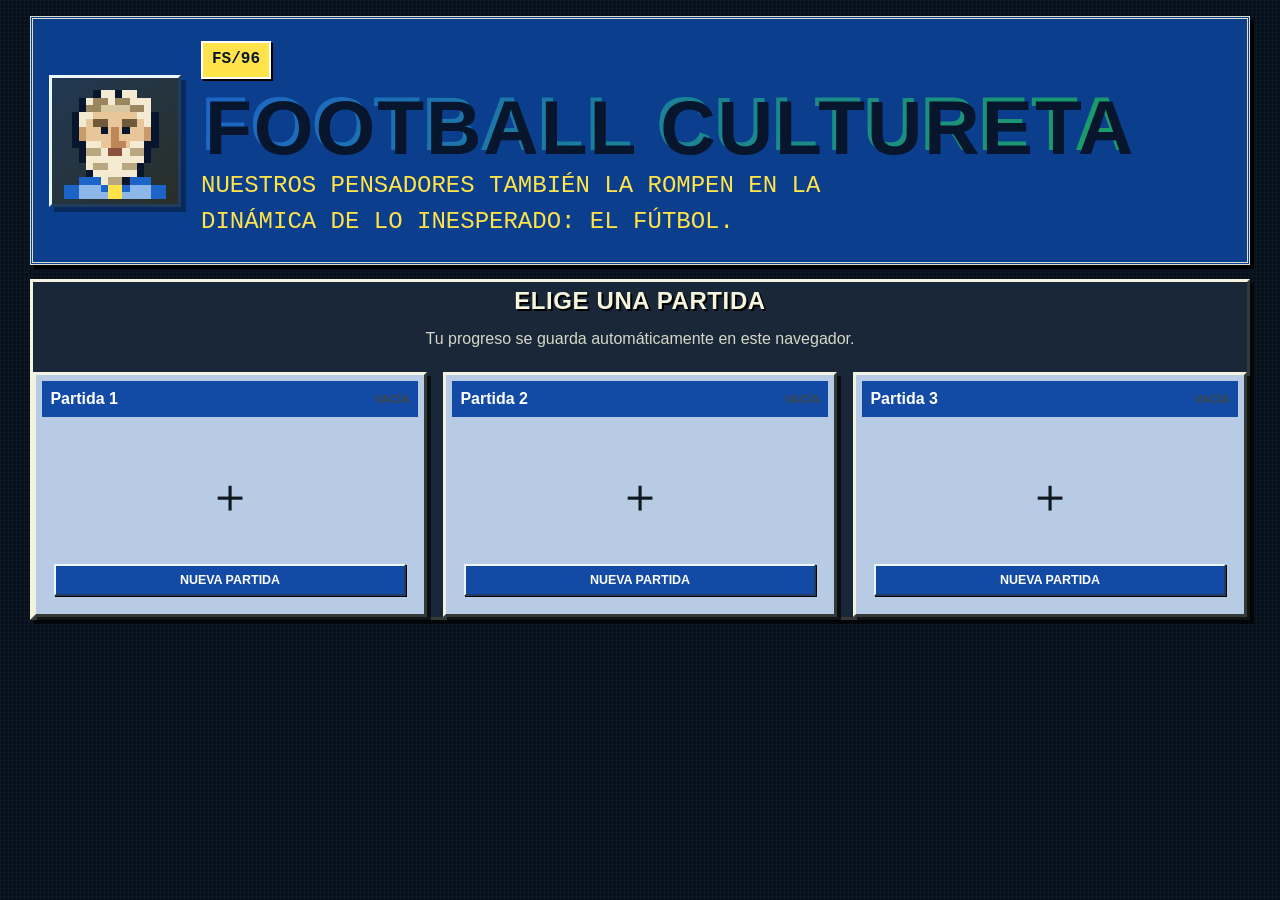
<file: football-simulator/index.html>
<!DOCTYPE html>
<html lang="es">
<head>
  <meta charset="UTF-8">
  <meta name="viewport" content="width=device-width, initial-scale=1.0, viewport-fit=cover">
  <meta name="theme-color" content="#08162b">
  <title>Football Cultureta</title>
  <link rel="stylesheet" href="css/styles.css">
</head>
<body class="theme-retro-90s">
  <script>
    (() => {
      try {
        const selected = localStorage.getItem('fs_setting_visualTheme') || localStorage.getItem('fs_visualTheme') || '90s';
        const themes = {
          classic: 'theme-classic',
          '90s': 'theme-retro-90s',
          snes: 'theme-snes',
          'minimal-bw': 'theme-minimal-bw'
        };
        document.body.className = themes[selected] || themes['90s'];
      } catch (error) {
        // Si el navegador bloquea localStorage, UIManager conservará el tema 90s.
      }
    })();
  </script>
  <div id="app">
    <div id="navigation"></div>
    <div id="main-content"></div>
  </div>

  <!-- Scripts -->
  <script src="js/i18n.js"></script>
  <script src="js/portraits.js"></script>
  <script src="js/data.js"></script>
  <script src="js/storage.js"></script>
  <script src="js/team-manager.js"></script>
  <script src="js/league-engine.js"></script>
  <script src="js/match-engine.js"></script>
  <script src="js/live-match-engine.js"></script>
  <script src="js/match-renderer.js"></script>
  <script src="js/ui.js"></script>
  <script src="js/app.js"></script>
</body>
</html>
</file>
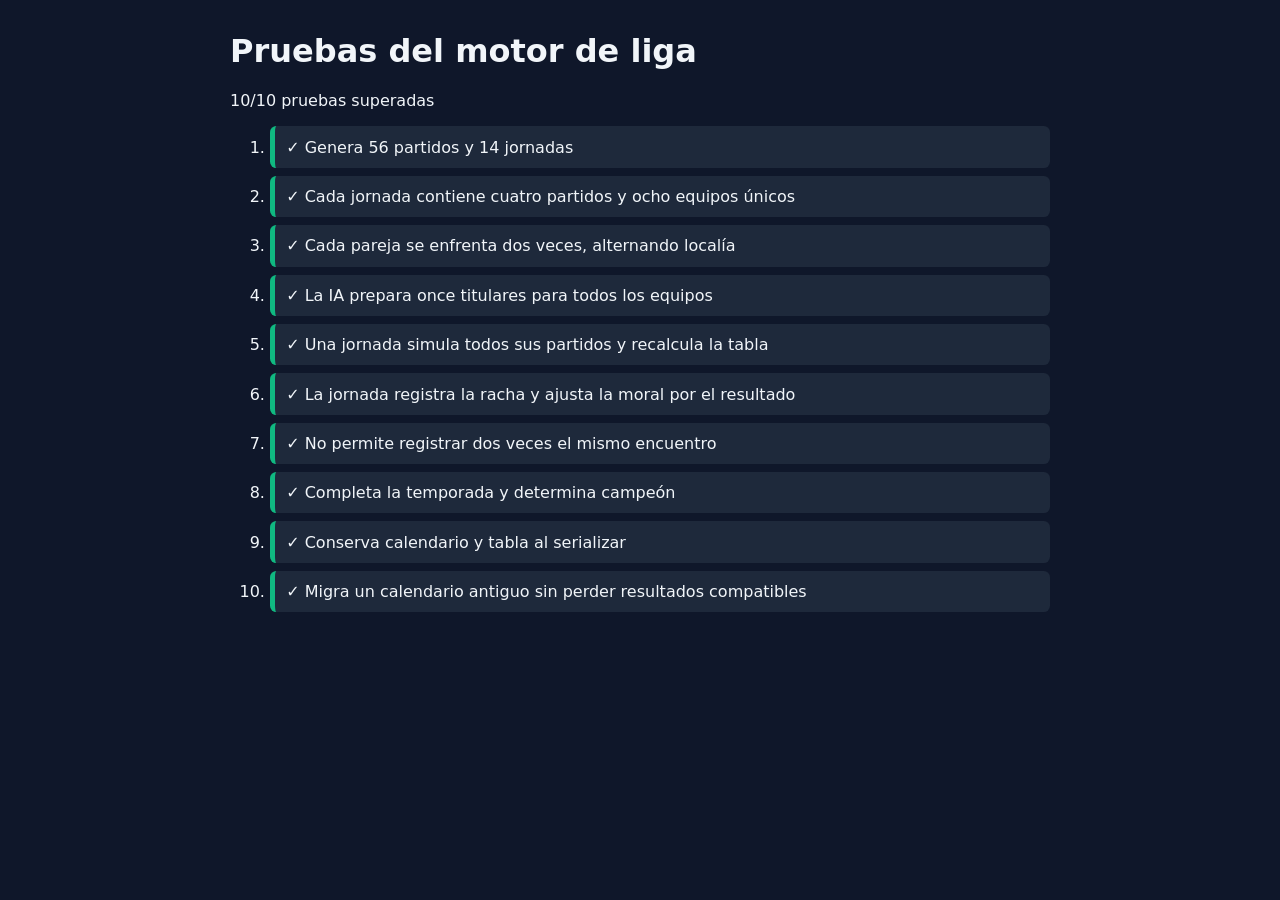
<file: football-simulator/tests/league-engine.test.html>
<!DOCTYPE html>
<html lang="es">
<head>
  <meta charset="UTF-8">
  <meta name="viewport" content="width=device-width, initial-scale=1">
  <title>Pruebas - Motor de liga</title>
  <style>
    body { max-width: 820px; margin: 2rem auto; padding: 0 1rem; font: 16px system-ui; background: #0f172a; color: #f1f5f9; }
    li { margin: .5rem 0; padding: .7rem; border-radius: .4rem; background: #1e293b; }
    .ok { border-left: 5px solid #10b981; }
    .fail { border-left: 5px solid #ef4444; }
  </style>
</head>
<body>
  <h1>Pruebas del motor de liga</h1>
  <p id="summary">Ejecutando…</p>
  <ol id="results"></ol>

  <script src="../js/data.js"></script>
  <script src="../js/team-manager.js"></script>
  <script src="../js/league-engine.js"></script>
  <script>
    const results = [];
    function test(name, assertion) {
      try {
        if (!assertion()) throw new Error('La condición no se cumple');
        results.push({ name, ok: true });
      } catch (error) {
        results.push({ name, ok: false, error: error.message });
      }
    }

    const teams = new TeamManager();
    const league = new LeagueEngine(teams);
    league.generateSchedule();
    teams.getAllTeams().forEach(team => teams.autoSelectStartingXI(team.id));
    const initialMorale = new Map(teams.getAllTeams().map(team => [team.id, team.players[0].morale]));

    test('Genera 56 partidos y 14 jornadas', () =>
      league.schedule.length === 56 && league.totalMatchdays === 14);
    test('Cada jornada contiene cuatro partidos y ocho equipos únicos', () => {
      for (let day = 1; day <= 14; day++) {
        const matches = league.getMatchdayMatches(day);
        const ids = matches.flatMap(match => [match.homeTeam, match.awayTeam]);
        if (matches.length !== 4 || new Set(ids).size !== 8) return false;
      }
      return true;
    });
    test('Cada pareja se enfrenta dos veces, alternando localía', () => {
      const pairs = new Map();
      league.schedule.forEach(match => {
        const key = [match.homeTeam, match.awayTeam].sort().join('|');
        if (!pairs.has(key)) pairs.set(key, []);
        pairs.get(key).push(match);
      });
      return pairs.size === 28 && [...pairs.values()].every(matches =>
        matches.length === 2 && matches[0].homeTeam === matches[1].awayTeam);
    });
    test('La IA prepara once titulares para todos los equipos', () =>
      teams.getAllTeams().every(team => teams.getStartingXI(team.id).length === 11));
    test('Una jornada simula todos sus partidos y recalcula la tabla', () => {
      league.simulateMatchday(1);
      return league.getMatchdayMatches(1).every(match => match.played) &&
        league.getStandings().every(row => row.played === 1);
    });
    test('La jornada registra la racha y ajusta la moral por el resultado', () =>
      teams.getAllTeams().every(team => {
        const match = league.getMatchdayMatches(1).find(item => item.homeTeam === team.id || item.awayTeam === team.id);
        const ownGoals = match.homeTeam === team.id ? match.homeGoals : match.awayGoals;
        const rivalGoals = match.homeTeam === team.id ? match.awayGoals : match.homeGoals;
        const expected = ownGoals > rivalGoals ? 'V' : ownGoals < rivalGoals ? 'D' : 'E';
        const delta = expected === 'V' ? 3 : expected === 'D' ? -3 : 0;
        return team.form.length === 1 && team.form[0] === expected &&
          team.players[0].morale === Math.max(20, Math.min(100, initialMorale.get(team.id) + delta));
      }));
    test('No permite registrar dos veces el mismo encuentro', () => {
      const match = league.getMatchdayMatches(1)[0];
      return league.recordResult(match.id, 9, 9) === false;
    });
    test('Completa la temporada y determina campeón', () => {
      for (let day = 2; day <= league.totalMatchdays; day++) league.simulateMatchday(day);
      const summary = league.getSeasonSummary();
      return league.isLeagueComplete() && summary.complete && summary.champion &&
        summary.completedMatches === 56 && league.getStandings().every(row => row.played === 14);
    });
    test('Conserva calendario y tabla al serializar', () => {
      const restored = LeagueEngine.deserialize(league.serialize(), teams);
      return restored.schedule.length === 56 && restored.standings.length === 8 && restored.isLeagueComplete();
    });
    test('Migra un calendario antiguo sin perder resultados compatibles', () => {
      const legacyMatch = { ...league.schedule[0], id: 'legacy-result', homeGoals: 2, awayGoals: 1, played: true };
      const legacy = JSON.stringify({
        schedule: [legacyMatch], results: [], standings: [], currentMatchday: 1, totalMatchdays: 14
      });
      const migrated = LeagueEngine.deserialize(legacy, teams);
      return migrated.isScheduleValid() && migrated.schedule.length === 56 &&
        migrated.schedule.some(match => match.played && match.homeGoals === 2 && match.awayGoals === 1);
    });

    const list = document.getElementById('results');
    results.forEach(result => {
      const item = document.createElement('li');
      item.className = result.ok ? 'ok' : 'fail';
      item.textContent = `${result.ok ? '✓' : '✗'} ${result.name}${result.error ? `: ${result.error}` : ''}`;
      list.appendChild(item);
    });
    const passed = results.filter(result => result.ok).length;
    document.getElementById('summary').textContent = `${passed}/${results.length} pruebas superadas`;
    document.title = passed === results.length ? '✓ Pruebas superadas' : '✗ Pruebas fallidas';
  </script>
</body>
</html>
</file>
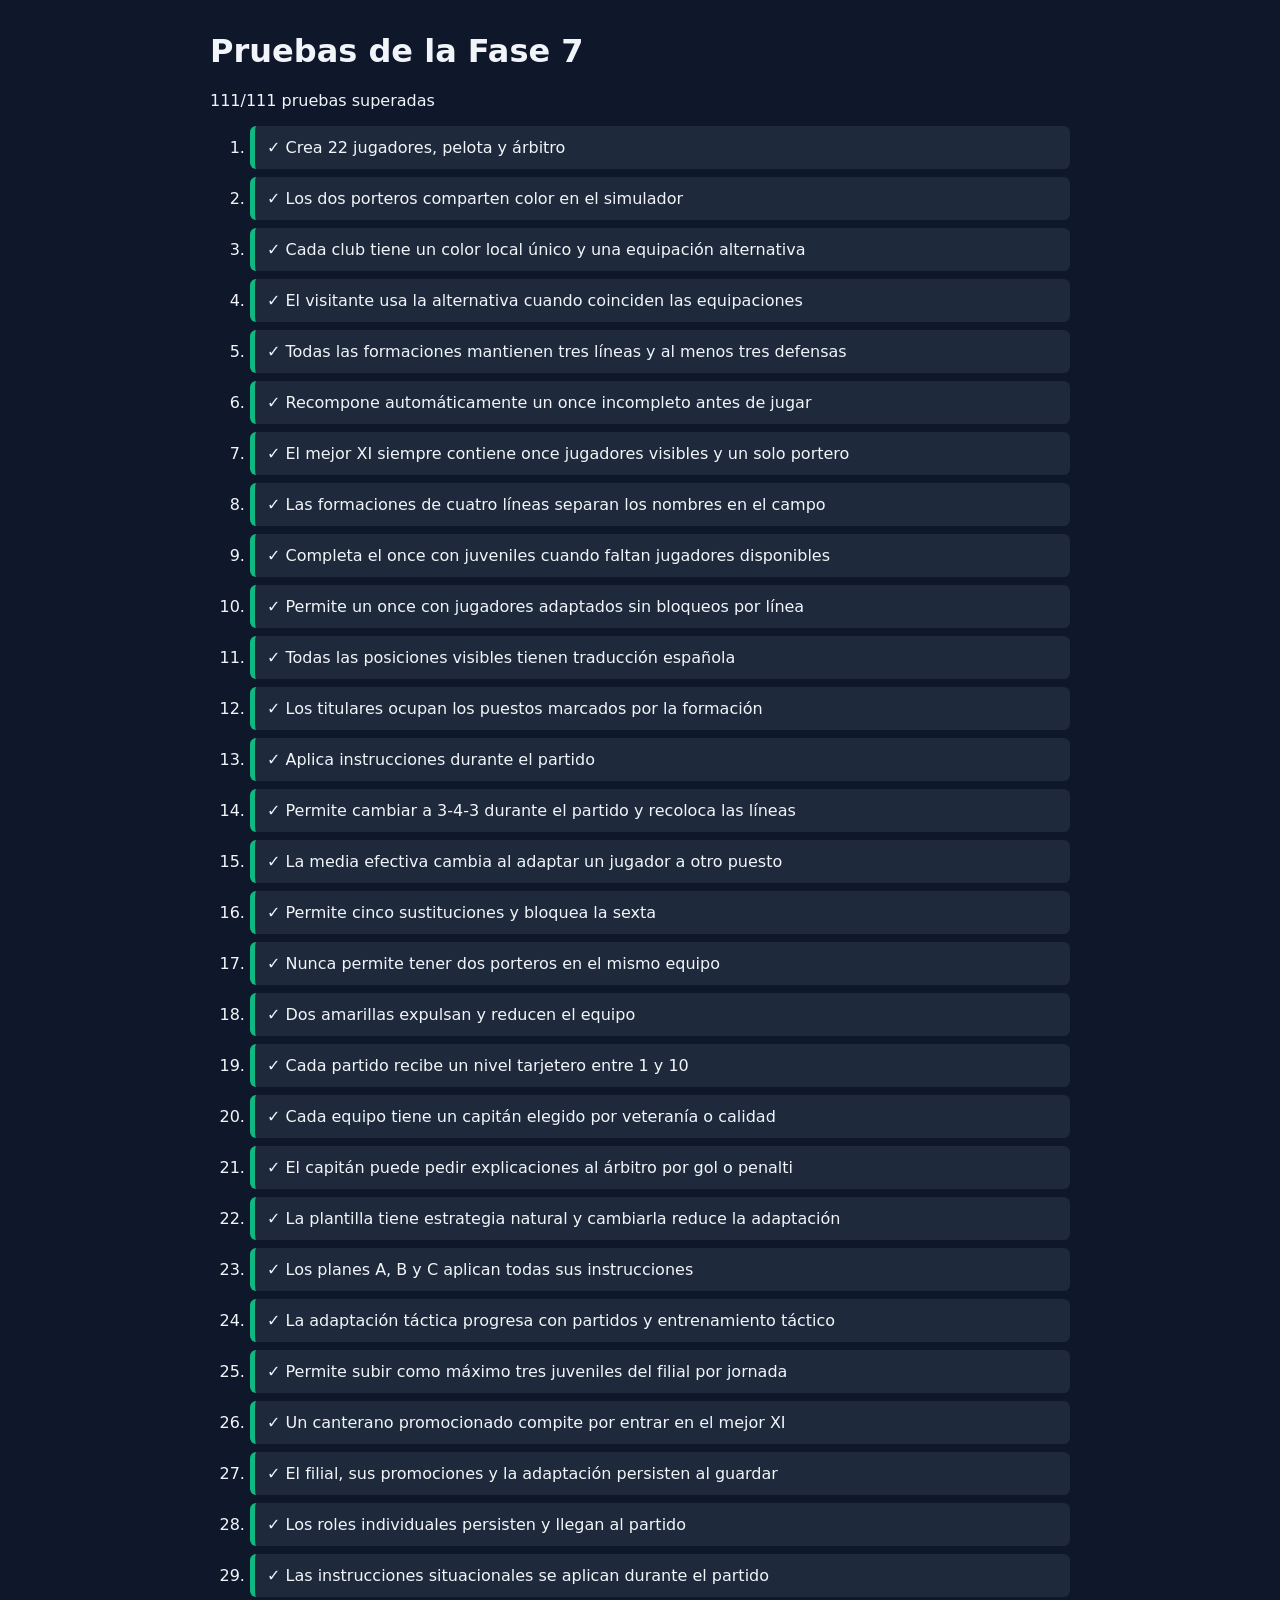
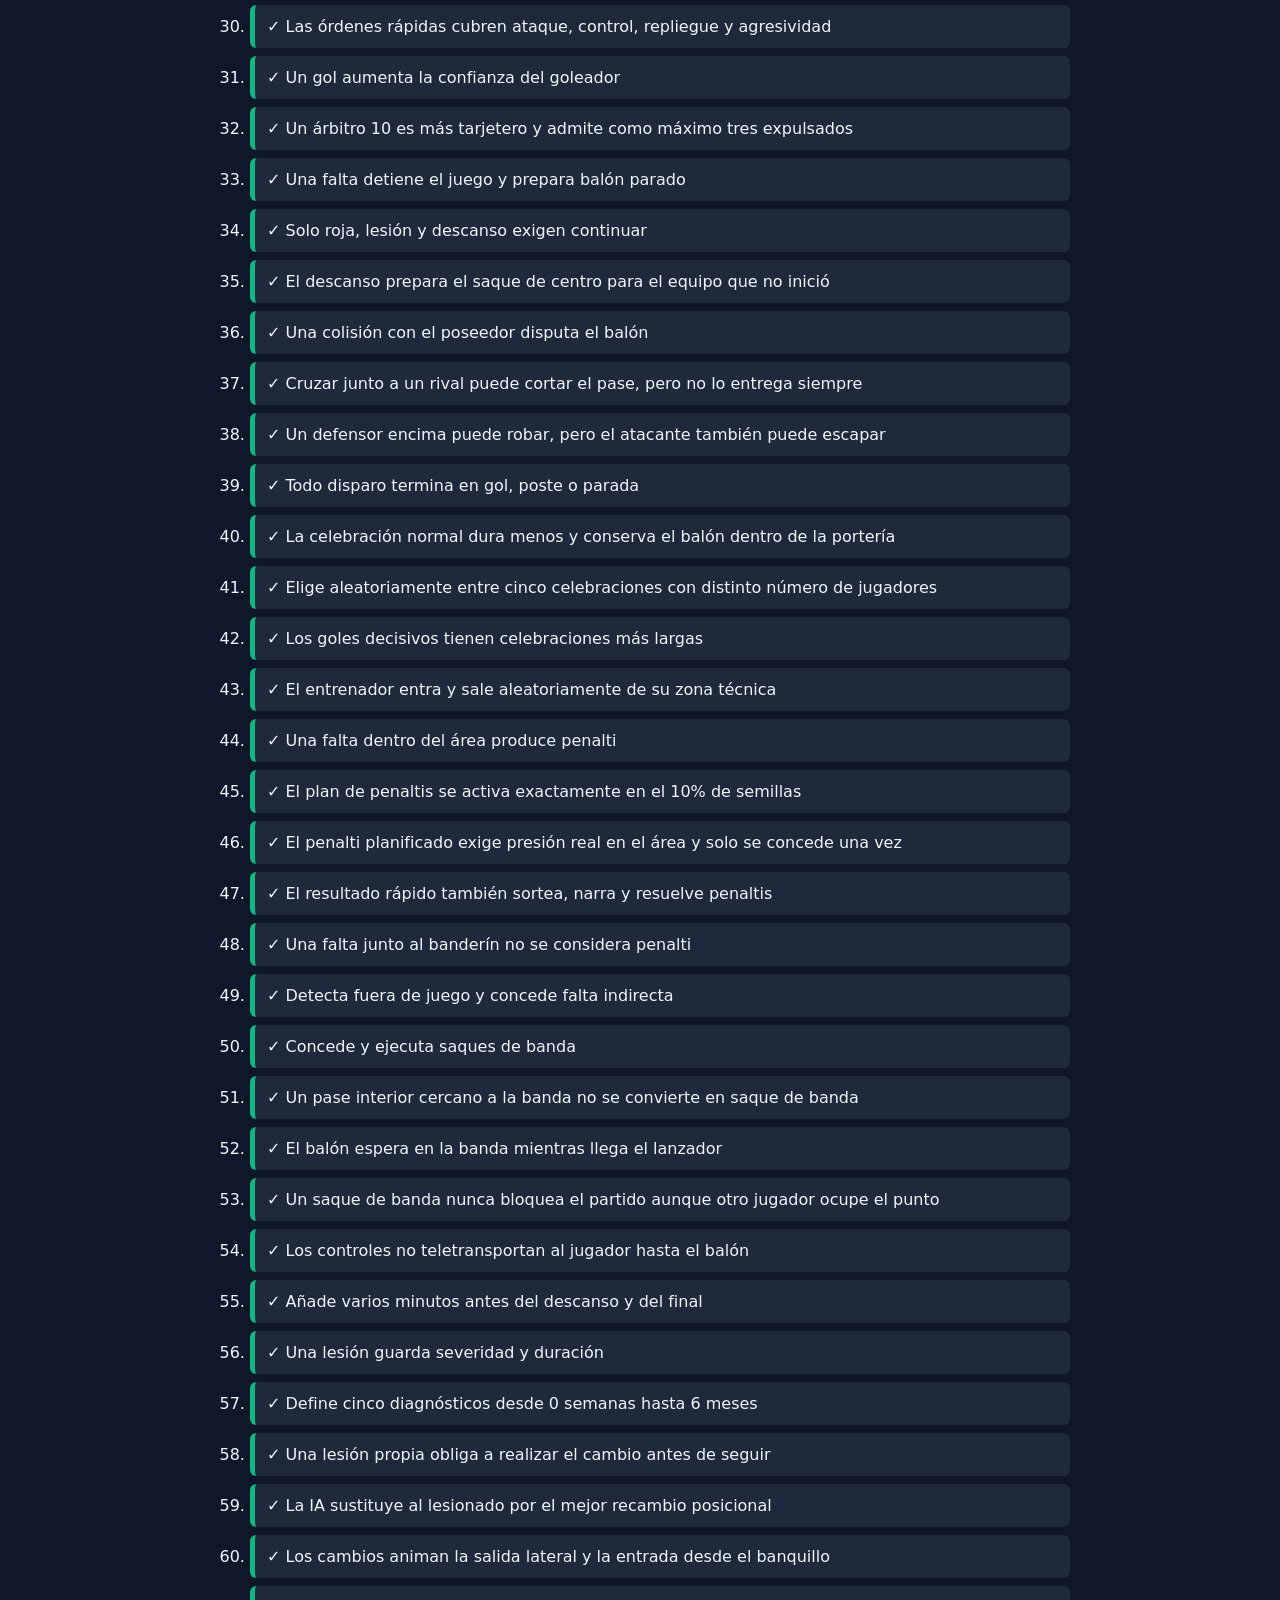
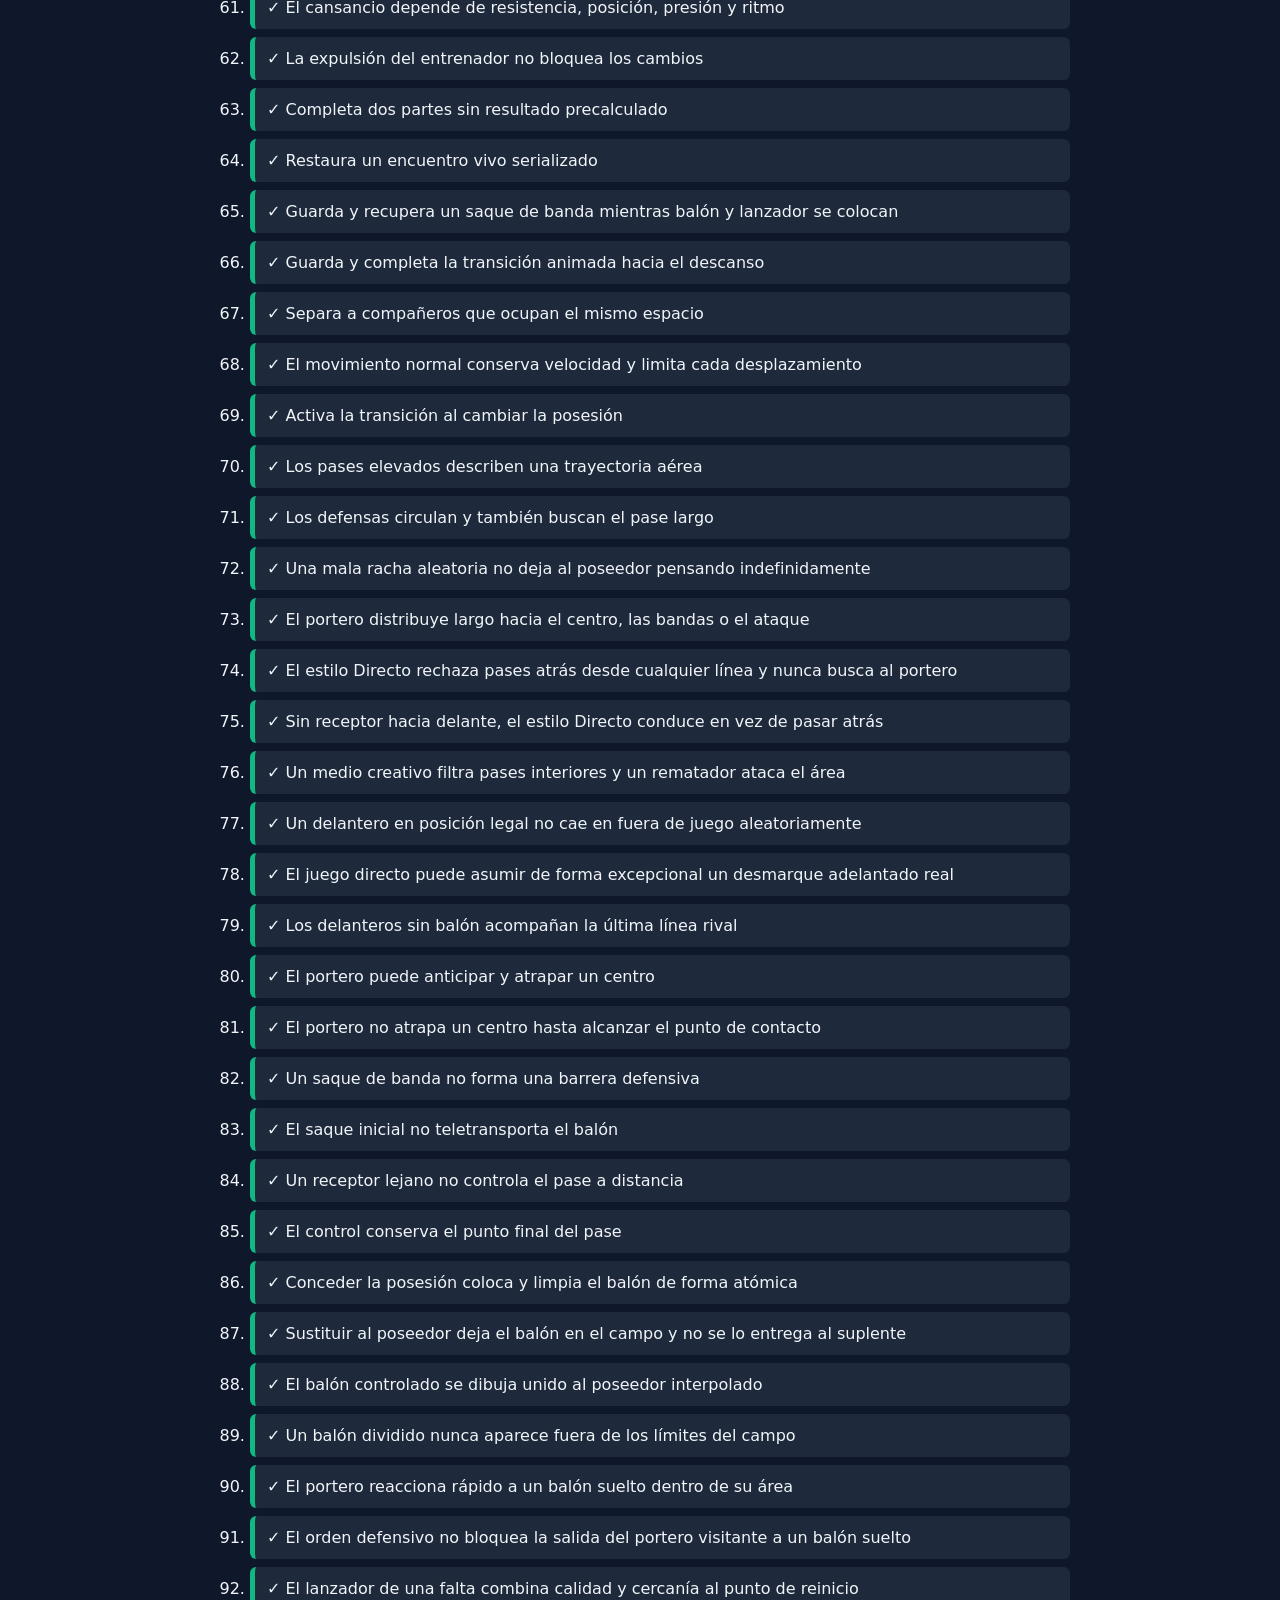
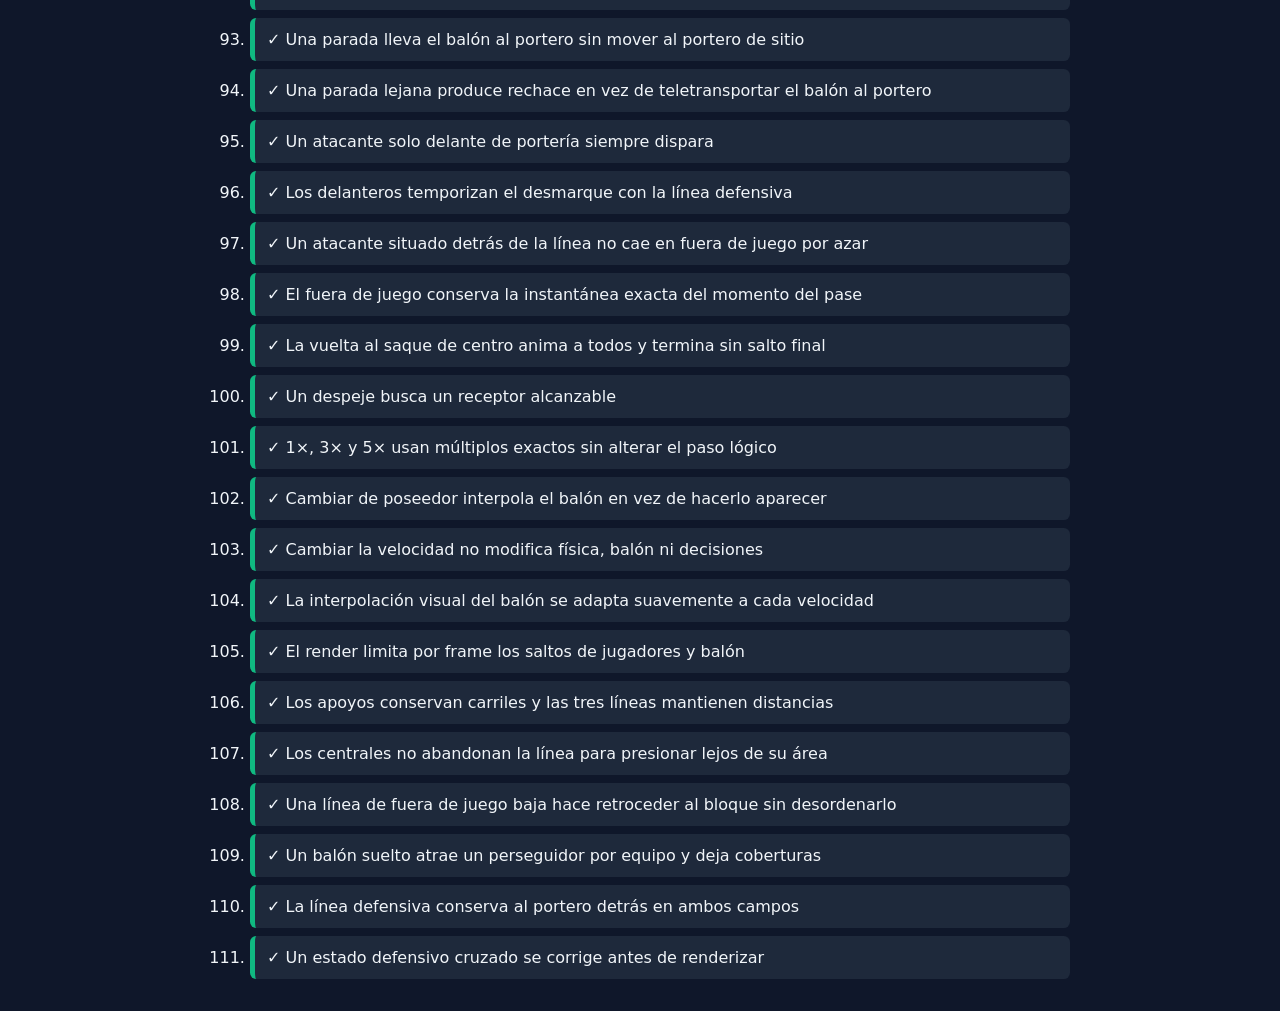
<file: football-simulator/tests/live-match-engine.test.html>
<!DOCTYPE html>
<html lang="es">
<head>
  <meta charset="UTF-8">
  <meta name="viewport" content="width=device-width, initial-scale=1">
  <title>Pruebas - Fase 7</title>
  <style>
    body { max-width: 860px; margin: 2rem auto; padding: 0 1rem; font: 16px system-ui; background: #0f172a; color: #f1f5f9; }
    li { margin: .5rem 0; padding: .75rem; border-radius: .4rem; background: #1e293b; }
    .ok { border-left: 5px solid #10b981; } .fail { border-left: 5px solid #ef4444; }
  </style>
</head>
<body>
  <h1>Pruebas de la Fase 7</h1>
  <p id="summary">Ejecutando…</p>
  <ol id="results"></ol>
  <script src="../js/data.js"></script>
  <script src="../js/team-manager.js"></script>
  <script src="../js/match-engine.js"></script>
  <script src="../js/live-match-engine.js"></script>
  <script src="../js/match-renderer.js"></script>
  <script>
    const results = [];
    const test = (name, assertion) => {
      try {
        if (!assertion()) throw new Error('La condición no se cumple');
        results.push({ name, ok: true });
      } catch (error) {
        results.push({ name, ok: false, error: error.message });
      }
    };
    const createEngine = seed => {
      const manager = new TeamManager();
      manager.getAllTeams().forEach(team => manager.autoSelectStartingXI(team.id));
      const [home, away] = manager.getAllTeams();
      return { manager, home, away, engine: new LiveMatchEngine(home, away, manager, { userTeamId: home.id, seed }) };
    };

    test('Crea 22 jugadores, pelota y árbitro', () => {
      const { engine } = createEngine(1);
      const snapshot = engine.getVisualSnapshot();
      return snapshot.players.length === 22 && snapshot.ball && snapshot.referee;
    });

    test('Los dos porteros comparten color en el simulador', () => {
      const { engine } = createEngine(101);
      const goalkeepers = Object.values(engine.state.players).filter(player => player.position === 'GK' && player.onField);
      const allowedNames = ['verde', 'amarillo', 'blanco', 'rojo', 'azul', 'gris', 'morado'];
      return goalkeepers.length === 2 && goalkeepers[0].goalkeeperColor === goalkeepers[1].goalkeeperColor &&
        goalkeepers[0].goalkeeperColorName === goalkeepers[1].goalkeeperColorName &&
        goalkeepers.every(keeper => allowedNames.includes(keeper.goalkeeperColorName));
    });

    test('Cada club tiene un color local único y una equipación alternativa', () => {
      const manager = new TeamManager();
      const clubs = manager.getAllTeams();
      return new Set(clubs.map(team => team.primaryColor)).size === clubs.length &&
        clubs.every(team => /^#[0-9a-f]{6}$/i.test(team.primaryColor) && /^#[0-9a-f]{6}$/i.test(team.alternateColor) &&
          team.primaryColor !== team.alternateColor);
    });

    test('El visitante usa la alternativa cuando coinciden las equipaciones', () => {
      const manager = new TeamManager();
      manager.getAllTeams().forEach(team => manager.autoSelectStartingXI(team.id));
      const [home, away] = manager.getAllTeams();
      away.primaryColor = home.primaryColor;
      away.alternateColor = '#111827';
      const engine = new LiveMatchEngine(home, away, manager, { seed: 102 });
      return engine.state.teams.home.kitType === 'local' &&
        engine.state.teams.home.kitColor === home.primaryColor &&
        engine.state.teams.away.kitType === 'alternativa' &&
        engine.state.teams.away.kitColor === away.alternateColor;
    });

    test('Todas las formaciones mantienen tres líneas y al menos tres defensas', () => {
      return Object.keys(DATA.FORMATIONS).every((formationName, index) => {
        const manager = new TeamManager();
        const [home, away] = manager.getAllTeams();
        manager.setFormation(home.id, formationName);
        manager.autoSelectStartingXI(home.id);
        manager.autoSelectStartingXI(away.id);
        const engine = new LiveMatchEngine(home, away, manager, { seed: 100 + index });
        const numbers = formationName.split('-').map(Number);
        const expectedDefense = numbers[0];
        const expectedAttack = numbers[numbers.length - 1];
        const expectedMidfield = 10 - expectedDefense - expectedAttack;
        const lines = engine.onField('home').reduce((counts, player) => {
          counts[player.formationLine] = (counts[player.formationLine] || 0) + 1;
          return counts;
        }, {});
        const xByLine = engine.onField('home').reduce((values, player) => {
          if (!values[player.formationLine]) values[player.formationLine] = new Set();
          values[player.formationLine].add(player.baseX);
          return values;
        }, {});
        return expectedDefense >= 3 && lines.gk === 1 && lines.def === expectedDefense &&
          lines.mid === expectedMidfield && lines.att === expectedAttack &&
          ['gk', 'def', 'mid', 'att'].every(line => xByLine[line].size === 1);
      });
    });

    test('Recompone automáticamente un once incompleto antes de jugar', () => {
      const manager = new TeamManager();
      const team = manager.getAllTeams()[0];
      manager.autoSelectStartingXI(team.id);
      team.startingXI = team.startingXI.slice(0, 7);
      const repaired = manager.ensureValidStartingXI(team.id);
      return repaired.valid && repaired.repaired && manager.getStartingXI(team.id).length === 11 &&
        manager.validateLineup(team.id, team.startingXI).valid;
    });

    test('El mejor XI siempre contiene once jugadores visibles y un solo portero', () => {
      return Object.keys(DATA.FORMATIONS).every((formation, index) => {
        const manager = new TeamManager();
        const team = manager.getAllTeams()[index % manager.getAllTeams().length];
        manager.setFormation(team.id, formation);
        const result = manager.ensureValidStartingXI(team.id, true, 1);
        const players = manager.getStartingXI(team.id);
        const assignments = manager.assignLineupToFormation(team.id, team.startingXI);
        return result.valid && team.startingXI.length === 11 && players.length === 11 && assignments.length === 11 &&
          players.filter(player => player.position === 'GK').length === 1;
      });
    });

    test('Las formaciones de cuatro líneas separan los nombres en el campo', () => {
      const manager = new TeamManager();
      const team = manager.getAllTeams()[0];
      manager.setFormation(team.id, '4-2-3-1');
      manager.ensureValidStartingXI(team.id, true, 1);
      const heights = [...new Set(manager.assignLineupToFormation(team.id, team.startingXI)
        .filter(item => item.slotPosition !== 'GK').map(item => item.visualY))].sort((a, b) => a - b);
      return heights.length === 4 && heights.slice(1).every((height, index) => height - heights[index] >= 18);
    });

    test('Completa el once con juveniles cuando faltan jugadores disponibles', () => {
      const manager = new TeamManager();
      const team = manager.getAllTeams()[0];
      const keeper = team.players.find(player => player.position === 'GK');
      const outfield = team.players.filter(player => player.position !== 'GK').slice(0, 9);
      const kept = new Set([keeper.id, ...outfield.map(player => player.id)]);
      team.players.forEach(player => {
        if (!kept.has(player.id)) player.suspensionMatches = 1;
      });
      const reserveBefore = team.reservePlayers.length;
      const repaired = manager.ensureValidStartingXI(team.id, true);
      return repaired.valid && repaired.promoted.length === 1 && repaired.promoted[0].emergencyPromotion === true &&
        team.reservePlayers.length === reserveBefore - 1 && team.reservePromotions.count === 0 &&
        manager.getStartingXI(team.id).length === 11;
    });

    test('Permite un once con jugadores adaptados sin bloqueos por línea', () => {
      const manager = new TeamManager();
      const team = manager.getAllTeams()[0];
      const keeper = team.players.find(player => player.position === 'GK');
      const outfield = team.players.filter(player => player.position !== 'GK').slice(0, 10);
      outfield.forEach(player => { player.position = 'ST'; });
      const result = manager.validateLineup(team.id, [keeper.id, ...outfield.map(player => player.id)]);
      return result.valid && result.adapted.length >= 7;
    });

    test('Todas las posiciones visibles tienen traducción española', () => {
      const englishCodes = new Set(['GK', 'RB', 'CB', 'LB', 'CDM', 'CM', 'CAM', 'RW', 'LW', 'ST', 'RM', 'LM']);
      return DATA.VALID_POSITIONS.every(position => {
        const shortLabel = DATA.getPositionLabel(position);
        const fullLabel = DATA.getPositionLabel(position, true);
        return shortLabel && fullLabel && !englishCodes.has(shortLabel) && fullLabel !== position;
      });
    });

    test('Los titulares ocupan los puestos marcados por la formación', () => {
      const { engine } = createEngine(110);
      return ['home', 'away'].every(side => {
        const team = engine.state.teams[side];
        return team.formationAssignments.length === 11 && team.formationAssignments.every(assignment => {
          const player = engine.state.players[assignment.playerId];
          return player.assignedPosition === assignment.slotPosition && player.formationLine === assignment.line;
        });
      });
    });

    test('Aplica instrucciones durante el partido', () => {
      const { engine, home } = createEngine(2);
      const result = engine.applyTactics(home.id, { mentality: 'Ofensiva', pressure: 'Alta', setPiecePreference: 'Disparar' });
      const tactics = engine.getTeamState(home.id).tactics;
      return result.valid && tactics.mentality === 'Ofensiva' && tactics.pressure === 'Alta' && tactics.setPiecePreference === 'Disparar';
    });

    test('Permite cambiar a 3-4-3 durante el partido y recoloca las líneas', () => {
      const { engine, home } = createEngine(202);
      const result = engine.changeFormation(home.id, '3-4-3');
      const state = engine.getTeamState(home.id);
      const lines = engine.onField('home').reduce((counts, player) => {
        counts[player.formationLine] = (counts[player.formationLine] || 0) + 1;
        return counts;
      }, {});
      return result.valid && state.formation === '3-4-3' && home.formation === '3-4-3' &&
        lines.gk === 1 && lines.def === 3 && lines.mid === 4 && lines.att === 3 &&
        state.formationAssignments.every(assignment => {
          const player = engine.state.players[assignment.playerId];
          return player.assignedPosition === assignment.slotPosition && player.baseX === engine.getAnchor(player, state, state.onField).x;
        });
    });

    test('La media efectiva cambia al adaptar un jugador a otro puesto', () => {
      const { manager, home } = createEngine(203);
      const player = manager.getStartingXI(home.id).find(item => item.position !== 'GK');
      const target = player.position === 'ST' ? 'CB' : 'ST';
      const natural = manager.getEffectiveOverall(player, player.position);
      const adapted = manager.getEffectiveOverall(player, target);
      const specialist = {
        position: 'CB', overall: 60, shooting: 95, pace: 95, physical: 90,
        dribbling: 95, passing: 70, defending: 45, stamina: 75, goalkeeping: 5
      };
      const unsuitable = {
        position: 'CB', overall: 80, shooting: 35, pace: 45, physical: 55,
        dribbling: 35, passing: 50, defending: 85, stamina: 60, goalkeeping: 5
      };
      return natural === player.overall && adapted !== natural && adapted >= 1 && adapted <= 99 &&
        manager.getEffectiveOverall(specialist, 'ST') > specialist.overall &&
        manager.getEffectiveOverall(unsuitable, 'ST') < unsuitable.overall;
    });

    test('Permite cinco sustituciones y bloquea la sexta', () => {
      const { engine, home } = createEngine(3);
      for (let index = 0; index < 5; index++) {
        const state = engine.getTeamState(home.id);
        const outgoing = state.onField.find(id => engine.state.players[id].position !== 'GK');
        const incoming = state.bench.find(id => !engine.state.players[id].appeared && engine.state.players[id].position !== 'GK');
        if (!engine.makeSubstitution(home.id, outgoing, incoming).valid) return false;
      }
      const state = engine.getTeamState(home.id);
      const sixth = engine.makeSubstitution(home.id, state.onField[1], state.bench.find(id => !engine.state.players[id].appeared && engine.state.players[id].position !== 'GK'));
      return state.substitutions === 5 && !sixth.valid && engine.onField('home').length === 11;
    });

    test('Nunca permite tener dos porteros en el mismo equipo', () => {
      const { engine, home } = createEngine(31);
      const state = engine.getTeamState(home.id);
      const outfield = state.onField.map(id => engine.state.players[id]).find(player => player.position !== 'GK');
      const reserveKeeper = state.bench.map(id => engine.state.players[id]).find(player => player.position === 'GK');
      const invalid = engine.makeSubstitution(home.id, outfield.id, reserveKeeper.id);
      const keepers = engine.onField('home').filter(player => player.position === 'GK');
      return !invalid.valid && keepers.length === 1 && engine.onField('home').length === 11;
    });

    test('Dos amarillas expulsan y reducen el equipo', () => {
      const { engine } = createEngine(4);
      const player = engine.onField('home').find(item => item.position !== 'GK');
      engine.giveCard(player, 'yellow');
      engine.giveCard(player, 'yellow');
      return player.redCards === 1 && !player.onField && engine.onField('home').length === 10;
    });

    test('Cada partido recibe un nivel tarjetero entre 1 y 10', () => {
      const { engine } = createEngine(401);
      const level = engine.state.referee.cardStrictness;
      return level >= 1 && level <= 10 && Number.isInteger(level) &&
        engine.state.events.some(event => event.type === 'REFEREE_PROFILE' && event.narration.includes(`${level}/10`));
    });

    test('Cada equipo tiene un capitán elegido por veteranía o calidad', () => {
      const { engine } = createEngine(403);
      return ['home', 'away'].every(side => {
        const team = engine.state.teams[side];
        const captains = engine.onField(side).filter(player => player.isCaptain);
        if (captains.length !== 1 || captains[0].id !== team.captainId) return false;
        const attribute = team.captainReason === 'veteranía' ? 'age' : 'overall';
        const maximum = Math.max(...engine.onField(side).map(player => engine.getPlayer(player.id)[attribute]));
        return engine.getPlayer(captains[0].id)[attribute] === maximum;
      });
    });

    test('El capitán puede pedir explicaciones al árbitro por gol o penalti', () => {
      const { engine } = createEngine(404);
      engine.random = () => 0;
      const captain = engine.state.players[engine.state.teams.home.captainId];
      const started = engine.maybeCaptainProtest('home', 'el penalti');
      const before = engine.distance(captain, engine.state.referee);
      engine.advanceCaptainProtest(1);
      return started && engine.state.animations.captainProtest &&
        engine.distance(captain, engine.state.referee) < before &&
        engine.state.events.some(event => event.type === 'CAPTAIN_PROTEST');
    });

    test('La plantilla tiene estrategia natural y cambiarla reduce la adaptación', () => {
      const { engine, manager, home } = createEngine(405);
      const natural = home.naturalStrategy;
      const alternative = Object.keys(DATA.TACTICAL_STRATEGIES).find(strategy => strategy !== natural);
      const validIdentity = DATA.TACTICAL_STRATEGIES[natural] && home.strategy === natural && home.tacticalFamiliarity === 100;
      const result = engine.applyTactics(home.id, { strategy: alternative });
      manager.updateTactics(home.id, { strategy: alternative });
      const state = engine.getTeamState(home.id);
      return validIdentity && result.valid && state.strategy === alternative &&
        state.tacticalFamiliarity < 100 && home.tacticalFamiliarity < 100;
    });

    test('Los planes A, B y C aplican todas sus instrucciones', () => {
      const { manager, home } = createEngine(414);
      return Object.values(DATA.MATCH_PLANS).every(plan => {
        const applied = manager.applyMatchPlan(home.id, plan.id);
        return applied && home.activeMatchPlan === plan.id &&
          Object.entries(plan.tactics).every(([key, value]) => home.tactics[key] === value);
      });
    });

    test('La adaptación táctica progresa con partidos y entrenamiento táctico', () => {
      const { manager, home } = createEngine(406);
      const alternative = Object.keys(DATA.TACTICAL_STRATEGIES).find(strategy => strategy !== home.naturalStrategy);
      manager.applyStrategy(home.id, alternative);
      manager.setTrainingPlan(home.id, 'tactical', 'high');
      const before = home.tacticalFamiliarity;
      manager.processCompletedMatchday(1);
      return home.tacticalFamiliarity > before && home.tacticalFamiliarity <= 100;
    });

    test('Permite subir como máximo tres juveniles del filial por jornada', () => {
      const { manager, home } = createEngine(407);
      const ids = home.reservePlayers.slice(0, 4).map(player => player.id);
      const results = ids.map(id => manager.promoteReservePlayer(home.id, id, 1));
      return results.slice(0, 3).every(result => result.valid) && !results[3].valid &&
        home.reservePromotions.count === 3 && ids.slice(0, 3).every(id => home.players.some(player => player.id === id));
    });

    test('Un canterano promocionado compite por entrar en el mejor XI', () => {
      const { manager, home } = createEngine(416);
      const reserve = home.reservePlayers.find(player => player.position === 'RB');
      const promotion = manager.promoteReservePlayer(home.id, reserve.id, 1);
      promotion.player.overall = 99;
      promotion.player.fitness = 100;
      promotion.player.morale = 100;
      const lineup = manager.ensureValidStartingXI(home.id, true, 1);
      return promotion.valid && promotion.player.isAcademyPlayer && lineup.valid &&
        home.startingXI.includes(promotion.player.id);
    });

    test('El filial, sus promociones y la adaptación persisten al guardar', () => {
      const { manager, home } = createEngine(411);
      const reserveId = home.reservePlayers[0].id;
      const alternative = Object.keys(DATA.TACTICAL_STRATEGIES).find(strategy => strategy !== home.naturalStrategy);
      manager.promoteReservePlayer(home.id, reserveId, 2);
      manager.applyStrategy(home.id, alternative);
      manager.setTrainingPlan(home.id, 'tactical', 'high');
      manager.processCompletedMatchday(2);
      const familiarity = home.tacticalFamiliarity;
      const restored = TeamManager.deserialize(manager.serialize()).getTeam(home.id);
      return restored.players.some(player => player.id === reserveId) &&
        restored.reservePromotions.matchday === 2 && restored.reservePromotions.count === 1 &&
        restored.tacticalFamiliarity === familiarity;
    });

    test('Los roles individuales persisten y llegan al partido', () => {
      const { manager, home, away } = createEngine(408);
      const striker = manager.getStartingXI(home.id).find(player => player.position === 'ST');
      manager.setPlayerRole(home.id, striker.id, 'Falso nueve');
      const engine = new LiveMatchEngine(home, away, manager, { seed: 408 });
      return engine.state.players[striker.id].role === 'Falso nueve';
    });

    test('Las instrucciones situacionales se aplican durante el partido', () => {
      const { engine, home } = createEngine(409);
      const rival = engine.onField('away').find(player => player.position !== 'GK');
      const result = engine.applyTactics(home.id, { situationalInstruction: 'Presionar rival', pressTargetId: rival.id });
      return result.valid && engine.state.teams.home.tactics.situationalInstruction === 'Presionar rival' &&
        engine.state.teams.home.tactics.pressTargetId === rival.id;
    });

    test('Las órdenes rápidas cubren ataque, control, repliegue y agresividad', () => {
      const required = ['Atacar centro', 'Mantener posesión', 'Contraatacar', 'Colgar balones', 'Disparar más', 'Replegar', 'Entradas duras'];
      const { engine, home } = createEngine(415);
      const applied = required.every(order => engine.applyTactics(home.id, { situationalInstruction: order }).valid &&
        engine.getTeamState(home.id).tactics.situationalInstruction === order);
      return applied && required.every(order => DATA.QUICK_ORDERS.some(item => item.value === order)) &&
        new Set(DATA.QUICK_ORDERS.map(item => item.value)).size === DATA.QUICK_ORDERS.length;
    });

    test('Un gol aumenta la confianza del goleador', () => {
      const { engine } = createEngine(410);
      const striker = engine.onField('home').find(player => player.position === 'ST');
      const before = striker.confidence;
      engine.givePossession(striker.id);
      engine.startShot(striker);
      engine.random = () => 0;
      while (engine.state.ball.state === 'shooting') engine.advanceBall(.1);
      return striker.goals === 1 && striker.confidence > before;
    });

    test('Un árbitro 10 es más tarjetero y admite como máximo tres expulsados', () => {
      const { engine } = createEngine(402);
      engine.state.referee.cardStrictness = 1;
      const lenient = engine.getCardProbabilities();
      engine.state.referee.cardStrictness = 10;
      const strict = engine.getCardProbabilities();
      const candidates = [...engine.onField('home'), ...engine.onField('away')]
        .filter(player => player.position !== 'GK').slice(0, 4);
      candidates.forEach(player => engine.giveCard(player, 'red'));
      return strict.yellow > lenient.yellow && strict.red > lenient.red &&
        engine.totalRedCards() === 3 && candidates.filter(player => player.redCards).length === 3;
    });

    test('Una falta detiene el juego y prepara balón parado', () => {
      const { engine } = createEngine(5);
      const defender = engine.onField('away').find(item => item.position !== 'GK');
      const victim = engine.onField('home').find(item => item.position === 'ST') || engine.onField('home')[8];
      engine.startMatch();
      engine.commitFoul(defender, victim);
      const prepared = engine.state.phase === 'SET_PIECE' && engine.state.restart && engine.state.ball.state === 'set-piece';
      let guard = 0;
      while (engine.state.restart && guard++ < 120) engine.simulateNextStep(0.1);
      return prepared && !engine.state.restart && engine.state.status === 'playing';
    });

    test('Solo roja, lesión y descanso exigen continuar', () => {
      const { engine } = createEngine(501);
      const defender = engine.onField('away').find(item => item.position !== 'GK');
      const victim = engine.onField('home').find(item => item.position !== 'GK');
      engine.commitFoul(defender, victim);
      engine.giveCard(defender, 'red');
      const healthyPlayer = engine.onField('home').find(item => !item.injured && item.id !== victim.id) || victim;
      engine.injurePlayer(healthyPlayer);
      while (engine.state.animations.medical) engine.simulateNextStep(0.1, 1);
      const required = engine.getRequiredInjurySubstitution();
      if (required) {
        const team = engine.getTeamState(required.teamId);
        const incoming = team.bench.find(id => !engine.state.players[id].appeared);
        engine.makeSubstitution(required.teamId, required.playerId, incoming);
      }
      engine.state.minute = 45 + engine.state.addedTime.firstHalf - 0.05;
      engine.simulateNextStep(0.1);
      const foul = engine.state.events.find(event => event.type === 'FOUL');
      const red = engine.state.events.find(event => event.type === 'RED_CARD');
      const injury = engine.state.events.find(event => event.type === 'INJURY');
      const halfTime = engine.state.events.find(event => event.type === 'HALF_TIME');
      const attentionEvents = engine.state.events.filter(event => event.requiresAttention);
      return foul && !foul.requiresAttention && red && red.requiresAttention &&
        injury && injury.requiresAttention && halfTime && halfTime.requiresAttention &&
        attentionEvents.every(event => ['RED_CARD', 'INJURY', 'HALF_TIME'].includes(event.type));
    });

    test('El descanso prepara el saque de centro para el equipo que no inició', () => {
      const { engine } = createEngine(502);
      const expectedSide = engine.state.firstHalfKickoffSide === 'home' ? 'away' : 'home';
      engine.onField('home').concat(engine.onField('away')).forEach((player, index) => {
        player.x = 8 + index * 3;
        player.y = 5;
      });
      engine.state.ball.x = 84;
      engine.state.ball.y = 9;
      const preparedSide = engine.prepareSecondHalfKickoff();
      const owner = engine.state.players[engine.state.ball.ownerId];
      const centered = engine.state.ball.x === 50 && engine.state.ball.y === 34 && owner &&
        owner.side === expectedSide && Math.abs(owner.x - 50) < 1 && owner.y === 34;
      engine.state.phase = 'HALF_TIME';
      const resumed = engine.resumeSecondHalf();
      return preparedSide === expectedSide && centered && resumed && engine.state.phase === 'KICK_OFF' &&
        engine.state.half === 2;
    });

    test('Una colisión con el poseedor disputa el balón', () => {
      const { engine } = createEngine(51);
      const owner = engine.onField('home').find(item => item.position !== 'GK');
      const defender = engine.onField('away').find(item => item.position !== 'GK');
      owner.x = defender.x = 50;
      owner.y = defender.y = 34;
      engine.givePossession(owner.id);
      engine.startMatch();
      engine.simulateNextStep(0.1);
      return engine.state.ball.ownerId !== owner.id || engine.state.restart;
    });

    test('Cruzar junto a un rival puede cortar el pase, pero no lo entrega siempre', () => {
      const runPass = cutRoll => {
        const { engine } = createEngine(510 + Math.round(cutRoll * 10));
        const passer = engine.onField('home').find(player => ['CM', 'CAM', 'CDM'].includes(player.position));
        const receiver = engine.onField('home').find(player => player.id !== passer.id && ['CM', 'CAM', 'ST'].includes(player.position));
        const defender = engine.onField('away').find(player => player.position !== 'GK');
        passer.x = 30; passer.y = 34;
        receiver.x = receiver.targetX = 60; receiver.y = receiver.targetY = 34;
        engine.onField('away').filter(player => player.id !== defender.id).forEach((player, index) => {
          player.x = 85 + index * .1;
          player.y = 4 + index * 5;
        });
        defender.x = 45; defender.y = 34;
        engine.state.teams.home.tactics.passStyle = 'Corto';
        engine.givePossession(passer.id);
        engine.random = () => .99;
        engine.startPass(passer, receiver.id);
        engine.random = () => cutRoll;
        let guard = 0;
        while (engine.state.ball.state === 'passing' && guard++ < 80) engine.advanceBall(.02);
        return { engine, defender };
      };
      const cut = runPass(0);
      const continued = runPass(.99);
      return cut.engine.state.ball.ownerId === cut.defender.id &&
        cut.engine.state.events.some(event => event.type === 'INTERCEPTION') &&
        continued.engine.state.ball.ownerId !== continued.defender.id;
    });

    test('Un defensor encima puede robar, pero el atacante también puede escapar', () => {
      const prepareDuel = seed => {
        const { engine } = createEngine(seed);
        const attacker = engine.onField('home').find(player => player.position !== 'GK');
        const defender = engine.onField('away').find(player => player.position !== 'GK');
        attacker.x = defender.x = 50;
        attacker.y = defender.y = 34;
        engine.getPlayer(defender.id).defending = 100;
        engine.getPlayer(defender.id).physical = 100;
        engine.getPlayer(attacker.id).dribbling = 20;
        engine.givePossession(attacker.id);
        return { engine, attacker, defender };
      };
      const stolen = prepareDuel(519);
      stolen.engine.random = () => .5;
      stolen.engine.resolveTackle(stolen.defender, stolen.attacker, true);
      const escaped = prepareDuel(520);
      escaped.engine.random = () => .99;
      escaped.engine.resolveTackle(escaped.defender, escaped.attacker, true);
      return stolen.engine.state.ball.ownerId === stolen.defender.id &&
        escaped.engine.state.ball.ownerId === escaped.attacker.id &&
        escaped.attacker.actionTargetUntil > escaped.engine.state.minute;
    });

    test('Todo disparo termina en gol, poste o parada', () => {
      const { engine } = createEngine(52);
      const shooter = engine.onField('home').find(item => item.position === 'ST') || engine.onField('home')[8];
      engine.startShot(shooter);
      let guard = 0;
      while (engine.state.ball.state === 'shooting' && guard++ < 10) engine.advanceBall(0.1);
      const outcome = engine.state.events[engine.state.events.length - 1];
      return ['GOAL', 'POST', 'SAVE'].includes(outcome.type) && !engine.state.events.some(event => event.type === 'SHOT_OFF');
    });

    test('La celebración normal dura menos y conserva el balón dentro de la portería', () => {
      const { engine } = createEngine(520);
      const scorer = engine.onField('home').find(player => player.position === 'ST') || engine.onField('home')[8];
      engine.resetAfterGoal('away', scorer.id);
      const celebration = engine.state.celebration;
      if (!celebration || engine.state.phase !== 'GOAL_CELEBRATION') return false;
      const validDuration = celebration.durationSeconds >= 6 && celebration.durationSeconds <= 12;
      const ballInsideGoal = engine.state.ball.state === 'dead' && engine.state.ball.x > 100;
      engine.simulateNextStep(.1, 1);
      for (let second = 1; second < celebration.durationSeconds; second++) engine.simulateNextStep(.1, 1);
      const returnsSmoothly = engine.state.goalBallReturn && engine.state.phase === 'KICK_OFF_SETUP';
      const beforeReturnX = engine.state.ball.x;
      engine.simulateNextStep(.1, 1);
      const movedTowardCenter = Math.abs(engine.state.ball.x - 50) < Math.abs(beforeReturnX - 50);
      while (engine.state.goalBallReturn) engine.simulateNextStep(.1, 1);
      return validDuration && ballInsideGoal && !engine.state.celebration &&
        returnsSmoothly && movedTowardCenter && engine.state.phase === 'KICK_OFF' &&
        engine.state.ball.x === 50 && engine.state.ball.y === 34;
    });

    test('Elige aleatoriamente entre cinco celebraciones con distinto número de jugadores', () => {
      const { engine } = createEngine(522);
      const scorer = engine.onField('home').find(player => player.position === 'ST') || engine.onField('home')[8];
      const typeRolls = [.01, .21, .41, .61, .81];
      const expectedParticipants = [1, 3, engine.onField('home').filter(player => player.position !== 'GK').length, 3, 5];
      const types = [];
      const counts = [];
      typeRolls.forEach(roll => {
        const values = [roll, .2, .2];
        let index = 0;
        engine.random = () => values[Math.min(index++, values.length - 1)];
        engine.resetAfterGoal('away', scorer.id);
        types.push(engine.state.celebration.type);
        counts.push(engine.state.celebration.participantIds.length);
        engine.completeGoalCelebration('away');
      });
      return new Set(types).size === 5 && counts.every((count, index) => count === expectedParticipants[index]);
    });

    test('Los goles decisivos tienen celebraciones más largas', () => {
      const { engine } = createEngine(523);
      const scorer = engine.onField('home').find(player => player.position === 'ST') || engine.onField('home')[8];
      engine.random = () => 0;
      engine.resetAfterGoal('away', scorer.id, { late: false, equalizer: false, comeback: false, lateGoAhead: false });
      const ordinary = engine.state.celebration.durationSeconds;
      engine.completeGoalCelebration('away');
      engine.resetAfterGoal('away', scorer.id, { late: true, equalizer: true, comeback: true, lateGoAhead: true });
      const decisive = engine.state.celebration.durationSeconds;
      return ordinary === 6 && decisive === 25;
    });

    test('El entrenador entra y sale aleatoriamente de su zona técnica', () => {
      const { engine } = createEngine(521);
      const coach = engine.state.coaches.home;
      const originalRandom = engine.random;
      engine.random = () => 0;
      coach.location = 'technical-area';
      coach.nextMoveAt = 0;
      engine.advanceTechnicalArea(1);
      const returnsToBench = coach.location === 'bench' && coach.targetX === 35 && coach.targetY === 73.5;
      coach.nextMoveAt = 0;
      engine.advanceTechnicalArea(1);
      const exitsAgain = coach.location === 'technical-area' && coach.targetY === 69.2;
      engine.random = originalRandom;
      return returnsToBench && exitsAgain;
    });

    test('Una falta dentro del área produce penalti', () => {
      const { engine } = createEngine(53);
      const defender = engine.onField('away').find(item => item.position !== 'GK');
      const victim = engine.onField('home').find(item => item.position === 'ST') || engine.onField('home')[8];
      victim.x = 90;
      victim.y = 34;
      engine.commitFoul(defender, victim);
      return engine.state.restart && engine.state.restart.type === 'penalty' &&
        engine.state.restart.x === 88.5 && engine.state.restart.y === 34 &&
        engine.state.stats.home.penalties === 1 &&
        engine.state.events.some(event => event.type === 'PENALTY_AWARDED');
    });

    test('El plan de penaltis se activa exactamente en el 10% de semillas', () => {
      const { engine } = createEngine(1);
      let planned = 0;
      for (let seed = 1; seed <= 1000; seed++) {
        engine.seed = seed;
        if (engine.createPenaltyPlan()) planned++;
      }
      return planned === 100;
    });

    test('El penalti planificado exige presión real en el área y solo se concede una vez', () => {
      const { engine } = createEngine(10);
      const attacker = engine.onField('home').find(item => item.position === 'ST') || engine.onField('home')[8];
      const defender = engine.onField('away').find(item => item.position !== 'GK');
      attacker.x = 90;
      attacker.y = 34;
      defender.x = 88;
      defender.y = 34;
      engine.state.minute = engine.state.penaltyPlan.minute;
      const awarded = engine.maybeAwardScheduledPenalty(attacker);
      const repeated = engine.maybeAwardScheduledPenalty(attacker);
      const awards = engine.state.events.filter(event => event.type === 'PENALTY_AWARDED');
      return awarded && !repeated && engine.state.restart?.type === 'penalty' && awards.length === 1;
    });

    test('El resultado rápido también sortea, narra y resuelve penaltis', () => {
      const manager = new TeamManager();
      manager.getAllTeams().slice(0, 2).forEach(team => manager.autoSelectStartingXI(team.id));
      const [home, away] = manager.getAllTeams();
      const originalRandom = Math.random;
      Math.random = () => 0.05;
      const engine = new MatchEngine(home, away, manager);
      const planned = engine.matchState.penaltyPlan;
      const resolved = engine.generatePenalty(true, 30);
      Math.random = originalRandom;
      return planned && resolved && engine.matchState.stats.home.penalties === 1 &&
        engine.matchState.stats.home.penaltiesScored === 1 &&
        engine.matchState.events.some(event => event.type === 'PENALTY_AWARDED') &&
        engine.matchState.events.some(event => event.type === 'PENALTY');
    });

    test('Una falta junto al banderín no se considera penalti', () => {
      const { engine } = createEngine(55);
      const defender = engine.onField('away').find(item => item.position !== 'GK');
      const victim = engine.onField('home').find(item => item.position === 'ST') || engine.onField('home')[8];
      victim.x = 90;
      victim.y = 4;
      engine.commitFoul(defender, victim);
      return engine.state.restart?.type === 'free-kick' && engine.state.stats.home.penalties === 0;
    });

    test('Detecta fuera de juego y concede falta indirecta', () => {
      const { engine } = createEngine(54);
      const passer = engine.onField('home').find(item => ['CM', 'CAM', 'CDM'].includes(item.position)) || engine.onField('home')[6];
      const receiver = engine.onField('home').find(item => item.position === 'ST') || engine.onField('home')[8];
      passer.x = 60;
      receiver.x = 92;
      receiver.targetX = 92;
      engine.onField('away').forEach((player, index) => { player.x = player.position === 'GK' ? 96 : 72 + index * 0.1; });
      engine.givePossession(passer.id);
      engine.startPass(passer, receiver.id);
      let guard = 0;
      while (engine.state.ball.state === 'passing' && guard++ < 20) engine.advanceBall(0.1);
      return engine.state.stats.home.offsides === 1 && engine.state.restart &&
        engine.state.restart.type === 'indirect-free-kick' && engine.state.events.some(event => event.type === 'OFFSIDE');
    });

    test('Concede y ejecuta saques de banda', () => {
      const { engine } = createEngine(55);
      engine.awardThrowIn('home', 62, 66);
      const prepared = engine.state.stats.home.throwIns === 1 && engine.state.restart &&
        engine.state.restart.type === 'throw-in' && engine.state.events.some(event => event.type === 'THROW_IN');
      const taker = engine.state.players[engine.state.restart.takerId];
      taker.x = 40;
      taker.y = 34;
      const start = { x: taker.x, y: taker.y };
      engine.executeRestart();
      const didNotTeleport = engine.state.restart && taker.x === start.x && taker.y === start.y;
      let largestStep = 0;
      let previous = { x: taker.x, y: taker.y };
      let guard = 0;
      while (engine.state.restart && guard++ < 160) {
        engine.updateTacticalTargets();
        engine.moveEntities(.1);
        largestStep = Math.max(largestStep, Math.hypot(taker.x - previous.x, taker.y - previous.y));
        previous = { x: taker.x, y: taker.y };
        engine.advanceBall(.1);
      }
      return prepared && didNotTeleport && largestStep < 4 && !engine.state.restart &&
        ['passing', 'controlled'].includes(engine.state.ball.state);
    });

    test('Un pase interior cercano a la banda no se convierte en saque de banda', () => {
      const { engine } = createEngine(551);
      const passer = engine.onField('home').find(player => player.position === 'CM');
      const receiver = engine.onField('home').find(player => player.position === 'ST');
      receiver.x = 62;
      receiver.y = 15;
      engine.state.ball = {
        ...engine.state.ball,
        state: 'passing', action: 'pass', passType: 'ground',
        passerId: passer.id, receiverId: receiver.id,
        x: receiver.x + .8, y: 15, targetX: receiver.x + .8, targetY: 15,
        progress: 1
      };
      engine.random = () => 0;
      engine.resolveJourney();
      return !engine.state.restart || engine.state.restart.type !== 'throw-in';
    });

    test('El balón espera en la banda mientras llega el lanzador', () => {
      const { engine } = createEngine(553);
      engine.awardThrowIn('home', 90, 66);
      const taker = engine.state.players[engine.state.restart.takerId];
      const ballStart = { x: engine.state.ball.x, y: engine.state.ball.y };
      taker.x = 20;
      taker.y = 34;
      const initialX = taker.x;
      const initialY = taker.y;
      engine.executeRestart();
      return engine.state.restart && taker.x === initialX && taker.y === initialY &&
        taker.targetX > 85 && taker.targetY === 66 &&
        engine.state.ball.x === ballStart.x && engine.state.ball.y === ballStart.y &&
        engine.state.ball.targetX === 90 && engine.state.ball.targetY === 66.5 &&
        engine.state.ball.state === 'dead-ball-moving';
    });

    test('Un saque de banda nunca bloquea el partido aunque otro jugador ocupe el punto', () => {
      const { engine } = createEngine(552);
      engine.awardThrowIn('home', 58, 1.5);
      const restart = engine.state.restart;
      const taker = engine.state.players[restart.takerId];
      const blocker = engine.onField('home').find(player => player.id !== taker.id && player.position !== 'GK');
      taker.x = 42;
      taker.y = 20;
      blocker.x = restart.x - .8;
      blocker.y = 2;
      const startingMinute = engine.state.minute;
      let guard = 0;
      while (engine.state.restart && guard++ < 100) engine.simulateNextStep(.1);
      return !engine.state.restart && guard < 80 && engine.state.minute - startingMinute <= .36;
    });

    test('Los controles no teletransportan al jugador hasta el balón', () => {
      const { engine } = createEngine(551);
      const receiver = engine.onField('home').find(player => player.position !== 'GK');
      engine.makeBallLoose(receiver.x + 3, receiver.y);
      const original = { x: receiver.x, y: receiver.y };
      const controlled = engine.takeControlAtBall(receiver, 5);
      return controlled && receiver.x === original.x && receiver.y === original.y &&
        engine.state.ball.ownerId === receiver.id;
    });

    test('Añade varios minutos antes del descanso y del final', () => {
      const { engine } = createEngine(56);
      const validRanges = engine.state.addedTime.firstHalf >= 2 && engine.state.addedTime.firstHalf <= 5 &&
        engine.state.addedTime.secondHalf >= 4 && engine.state.addedTime.secondHalf <= 8;
      engine.state.minute = 44.95;
      engine.simulateNextStep(.1);
      const announced = engine.state.events.some(event => event.type === 'ADDED_TIME_FIRST_HALF');
      const stillPlaying = engine.state.phase !== 'HALF_TIME';
      engine.state.minute = 45 + engine.state.addedTime.firstHalf - .05;
      engine.simulateNextStep(.1);
      let transitionGuard = 0;
      while (engine.state.halfTimeTransition && transitionGuard++ < 30) engine.simulateNextStep(.1, .2);
      return validRanges && announced && stillPlaying && engine.state.phase === 'HALF_TIME';
    });

    test('Una lesión guarda severidad y duración', () => {
      const { engine } = createEngine(6);
      const victim = engine.onField('home')[4];
      engine.injurePlayer(victim);
      const injury = engine.state.injuries[0];
      const medical = engine.state.animations.medical;
      return victim.injured && victim.mustLeave && injury && injury.diagnosis &&
        injury.weeksRemaining >= 0 && injury.weeksRemaining <= 26 &&
        medical && medical.medics.length === 2 && medical.medics.every(medic => medic.y === 70);
    });

    test('Define cinco diagnósticos desde 0 semanas hasta 6 meses', () => {
      const { engine } = createEngine(601);
      const diagnose = values => {
        let index = 0;
        engine.random = () => values[Math.min(index++, values.length - 1)];
        return engine.createInjuryDiagnosis();
      };
      const diagnoses = [
        diagnose([.01, .99]), diagnose([.06, .99]), diagnose([.2, .99]),
        diagnose([.4, .01]), diagnose([.9])
      ];
      return new Set(diagnoses.map(item => item.name)).size === 5 &&
        diagnoses[0].weeks >= 22 && diagnoses[0].weeks <= 26 &&
        diagnoses[3].weeks >= 1 && diagnoses[3].weeks <= 3 && diagnoses[4].weeks === 0;
    });

    test('Una lesión propia obliga a realizar el cambio antes de seguir', () => {
      const { engine, home } = createEngine(602);
      const victim = engine.onField('home').find(player => player.position !== 'GK');
      engine.random = () => .9;
      engine.injurePlayer(victim);
      const requirement = engine.getRequiredInjurySubstitution();
      while (engine.state.animations.medical) engine.simulateNextStep(.1, 1);
      const frozenMinute = engine.state.minute;
      engine.simulateNextStep(.1, 1);
      const blocked = engine.state.status === 'paused' && engine.state.pausedReason === 'injury-substitution' &&
        engine.state.minute === frozenMinute;
      const team = engine.getTeamState(home.id);
      const incoming = team.bench.find(id => !engine.state.players[id].appeared &&
        (engine.state.players[id].position === 'GK') === (victim.position === 'GK'));
      const changed = engine.makeSubstitution(home.id, victim.id, incoming);
      return requirement && requirement.playerId === victim.id && blocked && changed.valid &&
        !engine.getRequiredInjurySubstitution();
    });

    test('La IA sustituye al lesionado por el mejor recambio posicional', () => {
      const { engine } = createEngine(603);
      const victim = engine.onField('away').find(player => player.position !== 'GK');
      const team = engine.state.teams.away;
      const expected = team.bench.map(id => engine.state.players[id]).filter(player => !player.appeared)
        .sort((a, b) => engine.getAutomaticSubstitutionScore(b, victim) - engine.getAutomaticSubstitutionScore(a, victim))[0];
      engine.random = () => .9;
      engine.injurePlayer(victim);
      return !victim.onField && expected.onField && team.onField.includes(expected.id) && team.substitutions === 1;
    });

    test('Los cambios animan la salida lateral y la entrada desde el banquillo', () => {
      const { engine, home } = createEngine(61);
      const team = engine.getTeamState(home.id);
      const outgoingId = team.onField.find(id => engine.state.players[id].position !== 'GK');
      const incomingId = team.bench.find(id => !engine.state.players[id].appeared && engine.state.players[id].position !== 'GK');
      const addedTimeBefore = engine.state.addedTime.firstHalf;
      const result = engine.makeSubstitution(home.id, outgoingId, incomingId);
      const incoming = engine.state.players[incomingId];
      const animation = engine.state.animations.substitutions[0];
      return result.valid && animation && animation.player.id === outgoingId && animation.toY === 70 &&
        incoming.onField && incoming.y === 69 && team.bench.includes(outgoingId) &&
        engine.state.addedTime.firstHalf === addedTimeBefore + 1;
    });

    test('El cansancio depende de resistencia, posición, presión y ritmo', () => {
      const { engine } = createEngine(611);
      Object.values(engine.state.players).forEach(player => { player.fitness = 100; });
      engine.state.teams.home.tactics.pressure = 'Alta';
      engine.state.teams.home.tactics.tempo = 'Alto';
      engine.state.teams.away.tactics.pressure = 'Baja';
      engine.state.teams.away.tactics.tempo = 'Bajo';
      engine.updateFitness(90);
      const average = side => {
        const players = engine.onField(side).filter(player => player.position !== 'GK');
        return players.reduce((sum, player) => sum + player.fitness, 0) / players.length;
      };
      const homeAverage = average('home');
      const awayAverage = average('away');
      const homeKeeper = engine.onField('home').find(player => player.position === 'GK');
      return homeAverage < awayAverage && homeAverage < 78 && homeAverage > 40 &&
        homeKeeper.fitness > homeAverage;
    });

    test('La expulsión del entrenador no bloquea los cambios', () => {
      const { engine, home } = createEngine(62);
      engine.state.coachDismissal = { side: 'home', minute: 0, completed: false };
      engine.maybeDismissCoach();
      const team = engine.getTeamState(home.id);
      const outgoingId = team.onField.find(id => engine.state.players[id].position !== 'GK');
      const incomingId = team.bench.find(id => !engine.state.players[id].appeared && engine.state.players[id].position !== 'GK');
      return engine.state.coaches.home.dismissed && engine.makeSubstitution(home.id, outgoingId, incomingId).valid &&
        engine.state.events.some(event => event.type === 'COACH_RED_CARD');
    });

    test('Completa dos partes sin resultado precalculado', () => {
      const { engine } = createEngine(7);
      engine.startMatch();
      let guard = 0;
      while (!engine.state.complete && guard++ < 2200) {
        engine.simulateNextStep(0.1);
        const required = engine.getRequiredInjurySubstitution();
        if (required) {
          const team = engine.getTeamState(required.teamId);
          const outgoing = engine.state.players[required.playerId];
          const incoming = team.bench.find(id => !engine.state.players[id].appeared &&
            (engine.state.players[id].position === 'GK') === (outgoing.position === 'GK'));
          if (incoming) engine.makeSubstitution(required.teamId, required.playerId, incoming);
        }
        if (engine.state.phase === 'HALF_TIME') engine.resumeSecondHalf();
      }
      return engine.state.complete && engine.state.minute === 90 + engine.state.addedTime.secondHalf &&
        engine.state.events.some(event => event.type === 'ADDED_TIME_FIRST_HALF') &&
        engine.state.events.some(event => event.type === 'ADDED_TIME_SECOND_HALF') &&
        engine.state.events.some(event => event.type === 'END_MATCH');
    });

    test('Restaura un encuentro vivo serializado', () => {
      const { engine, manager } = createEngine(8);
      engine.startMatch();
      for (let index = 0; index < 100; index++) engine.simulateNextStep(0.1);
      const restored = LiveMatchEngine.deserialize(engine.serialize(), manager);
      return restored.state.minute === engine.state.minute && restored.state.events.length === engine.state.events.length && restored.randomState === engine.randomState;
    });

    test('Guarda y recupera un saque de banda mientras balón y lanzador se colocan', () => {
      const { engine, manager } = createEngine(801);
      engine.awardThrowIn('home', 76, 66);
      engine.simulateNextStep(.05, .1);
      const restored = LiveMatchEngine.deserialize(engine.serialize(), manager);
      const restart = restored.state.restart;
      const taker = restart && restored.state.players[restart.takerId];
      return restart && restart.type === 'throw-in' && taker && taker.onField &&
        ['dead-ball-moving', 'set-piece'].includes(restored.state.ball.state) &&
        Number.isFinite(taker.velocityX) && restored.state.visualRevision === engine.state.visualRevision;
    });

    test('Guarda y completa la transición animada hacia el descanso', () => {
      const { engine, manager } = createEngine(802);
      engine.startHalfTimeTransition();
      engine.advanceHalfTimeTransition(.8);
      const restored = LiveMatchEngine.deserialize(engine.serialize(), manager);
      const continued = restored.state.halfTimeTransition &&
        restored.state.halfTimeTransition.elapsedSeconds === engine.state.halfTimeTransition.elapsedSeconds;
      let guard = 0;
      while (restored.state.halfTimeTransition && guard++ < 30) restored.simulateNextStep(.05, .2);
      const owner = restored.state.players[restored.state.ball.ownerId];
      return continued && restored.state.phase === 'HALF_TIME' && restored.state.status === 'paused' &&
        restored.state.ball.x === 50 && restored.state.ball.y === 34 && owner && restored.distance(owner, restored.state.ball) < 1;
    });

    test('Separa a compañeros que ocupan el mismo espacio', () => {
      const { engine } = createEngine(9);
      const [first, second] = engine.onField('home').filter(player => player.position !== 'GK');
      first.x = second.x = 50;
      first.y = second.y = 34;
      engine.applySpatialSeparation();
      return engine.distance(first, second) >= 3;
    });

    test('El movimiento normal conserva velocidad y limita cada desplazamiento', () => {
      const { engine } = createEngine(901);
      const player = engine.onField('home').find(item => item.position !== 'GK');
      player.targetX = 95;
      player.targetY = 60;
      let largestStep = 0;
      for (let tick = 0; tick < 20; tick++) {
        const before = { x: player.x, y: player.y };
        engine.moveEntities(.05);
        largestStep = Math.max(largestStep, Math.hypot(player.x - before.x, player.y - before.y));
      }
      return largestStep <= 1.91 && Number.isFinite(player.velocityX) && Number.isFinite(player.velocityY);
    });

    test('Activa la transición al cambiar la posesión', () => {
      const { engine } = createEngine(10);
      const homePlayer = engine.onField('home')[5];
      const awayPlayer = engine.onField('away')[5];
      engine.givePossession(awayPlayer.id);
      engine.givePossession(homePlayer.id);
      return engine.state.phase === 'TRANSITION' && engine.state.transitionUntil > engine.state.minute;
    });

    test('Los pases elevados describen una trayectoria aérea', () => {
      const { engine } = createEngine(11);
      const passer = engine.onField('home').find(player => ['CB', 'CM'].includes(player.position)) || engine.onField('home')[3];
      const receiver = engine.onField('home').find(player => player.position === 'ST') || engine.onField('home')[9];
      engine.state.teams.home.tactics.passStyle = 'Directo';
      passer.x = 25;
      receiver.x = receiver.targetX = 70;
      engine.givePossession(passer.id);
      engine.startPass(passer, receiver.id);
      engine.advanceBall(0.1);
      return engine.state.ball.passType === 'lofted' && engine.state.ball.height > 0;
    });

    test('Los defensas circulan y también buscan el pase largo', () => {
      const first = createEngine(701).engine;
      const defender = first.onField('home').find(player => player.position === 'CB');
      first.givePossession(defender.id);
      first.random = () => .99;
      first.startPass(defender);
      const shortReceiver = first.state.players[first.state.ball.receiverId];
      const second = createEngine(702).engine;
      const longDefender = second.onField('home').find(player => player.position === 'CB');
      second.givePossession(longDefender.id);
      second.random = () => 0;
      second.startPass(longDefender);
      const longReceiver = second.state.players[second.state.ball.receiverId];
      return ['CB', 'RB', 'LB', 'CDM'].includes(shortReceiver.position) &&
        second.state.ball.passType === 'lofted' && ['ST', 'RW', 'LW', 'CAM'].includes(longReceiver.position);
    });

    test('Una mala racha aleatoria no deja al poseedor pensando indefinidamente', () => {
      const { engine } = createEngine(705);
      const owner = engine.onField('home').find(player => ['CM', 'CAM', 'CDM'].includes(player.position));
      engine.state.teams.home.tactics.tempo = 'Bajo';
      owner.role = 'Organizador';
      engine.onField('away').forEach((player, index) => {
        player.x = 82 + index * .1;
        player.y = 4 + index * 5;
      });
      engine.givePossession(owner.id);
      engine.random = () => .999;
      let ticks = 0;
      while (engine.state.ball.ownerId === owner.id && owner.actionTargetUntil <= engine.state.minute && ticks++ < 14) {
        engine.simulateNextStep(.05);
      }
      return ticks <= 11 && owner.actionTargetUntil > engine.state.minute;
    });

    test('El portero distribuye largo hacia el centro, las bandas o el ataque', () => {
      return ['Corto', 'Mixto', 'Directo'].every((style, index) => {
        const { engine } = createEngine(706 + index);
        const keeper = engine.onField('home').find(player => player.position === 'GK');
        engine.state.teams.home.tactics.passStyle = style;
        engine.givePossession(keeper.id);
        engine.random = () => .4;
        engine.startPass(keeper);
        const receiver = engine.state.players[engine.state.ball.receiverId];
        return receiver && ['CDM', 'CM', 'CAM', 'RM', 'LM', 'RW', 'LW', 'ST', 'CF'].includes(receiver.position) &&
          receiver.x >= 47 && engine.state.ball.passType === 'lofted' && engine.state.ball.targetX > keeper.x;
      });
    });

    test('El estilo Directo rechaza pases atrás desde cualquier línea y nunca busca al portero', () => {
      return ['GK', 'CB', 'CM', 'ST'].every((position, index) => {
        const { engine } = createEngine(704 + index);
        const owner = engine.onField('home').find(player => player.position === position);
        const backwardMate = engine.onField('home').find(player => player.id !== owner.id);
        const forwardMate = position === 'GK'
          ? engine.onField('home').find(player => ['CDM', 'CM', 'CAM', 'RM', 'LM', 'RW', 'LW', 'ST', 'CF'].includes(player.position))
          : engine.onField('home').find(player => player.id !== owner.id &&
            player.id !== backwardMate.id && player.position !== 'GK');
        engine.onField('home').forEach(player => { player.x = 20; });
        owner.x = 40;
        forwardMate.x = 60;
        engine.onField('away').filter(player => player.position !== 'GK').forEach(player => { player.x = 92; });
        engine.state.teams.home.strategy = 'Juego directo';
        engine.state.teams.home.tactics.passStyle = 'Directo';
        engine.givePossession(owner.id);
        engine.startPass(owner, backwardMate.id);
        const receiver = engine.state.players[engine.state.ball.receiverId];
        return receiver && receiver.id !== backwardMate.id && receiver.position !== 'GK' && receiver.x > owner.x;
      });
    });

    test('Sin receptor hacia delante, el estilo Directo conduce en vez de pasar atrás', () => {
      const { engine } = createEngine(707);
      const owner = engine.onField('home').find(player => player.position !== 'GK');
      owner.x = 96;
      engine.onField('home').filter(player => player.id !== owner.id).forEach(player => { player.x = 70; });
      engine.state.teams.home.tactics.passStyle = 'Directo';
      engine.givePossession(owner.id);
      engine.startPass(owner);
      return engine.state.ball.ownerId === owner.id && owner.actionTargetX > owner.x &&
        engine.state.stats.home.passes === 0;
    });

    test('Un medio creativo filtra pases interiores y un rematador ataca el área', () => {
      const { engine } = createEngine(703);
      const midfielder = engine.onField('home').find(player => ['CM', 'CAM', 'CDM'].includes(player.position));
      const data = engine.getPlayer(midfielder.id);
      data.passing = 95;
      data.dribbling = 90;
      data.overall = 90;
      engine.givePossession(midfielder.id);
      engine.random = () => 0;
      engine.startPass(midfielder);
      const receiver = engine.state.players[engine.state.ball.receiverId];
      const striker = engine.onField('home').find(player => player.position === 'ST');
      const strikerData = engine.getPlayer(striker.id);
      strikerData.shooting = 95;
      strikerData.passing = 50;
      engine.givePossession(midfielder.id);
      engine.updateTacticalTargets();
      const offsideLine = engine.getOffsideLine('home');
      return engine.state.ball.passType === 'through' && ['ST', 'CAM', 'CM'].includes(receiver.position) &&
        striker.targetX > striker.baseX && striker.targetX <= offsideLine - 2.6;
    });

    test('Un delantero en posición legal no cae en fuera de juego aleatoriamente', () => {
      const { engine } = createEngine(705);
      const passer = engine.onField('home').find(player => ['CM', 'CAM', 'CDM'].includes(player.position));
      const striker = engine.onField('home').find(player => player.position === 'ST');
      passer.x = 58;
      striker.x = 69.5;
      striker.targetX = 70;
      engine.onField('away').forEach((player, index) => {
        player.x = player.position === 'GK' ? 94 : 72 + index * .05;
      });
      engine.givePossession(passer.id);
      const originalRandom = engine.random;
      engine.random = () => 0;
      engine.startPass(passer, striker.id);
      engine.random = originalRandom;
      return engine.state.ball.action === 'pass' && engine.state.ball.offsidePlayerId === null;
    });

    test('El juego directo puede asumir de forma excepcional un desmarque adelantado real', () => {
      const { engine } = createEngine(1181);
      const passer = engine.onField('home').find(player => ['CM', 'CAM', 'CDM'].includes(player.position));
      const striker = engine.onField('home').find(player => player.position === 'ST');
      engine.onField('away').forEach((player, index) => {
        player.x = player.position === 'GK' ? 96 : 70 + index * .05;
      });
      passer.x = 58;
      striker.x = 80;
      engine.givePossession(passer.id);
      engine.state.teams.home.tactics.passStyle = 'Directo';
      engine.state.teams.home.tactics.tempo = 'Alto';
      engine.state.teams.home.tactics.mentality = 'Ofensiva';
      engine.random = () => .999;
      engine.startPass(passer);
      const selected = engine.state.players[engine.state.ball.offsidePlayerId];
      return engine.state.ball.state === 'passing' && engine.state.ball.action === 'offside-pass' &&
        selected && engine.getOffsideDecision(passer, selected).isOffside;
    });

    test('Los delanteros sin balón acompañan la última línea rival', () => {
      const { engine } = createEngine(706);
      engine.state.minute = 10;
      engine.state.transitionUntil = 0;
      Object.values(engine.state.players).forEach(player => { player.actionTargetUntil = 0; });
      const homeOwner = engine.onField('home').find(player => player.formationLine === 'mid');
      engine.onField('home').filter(player => player.position !== 'GK').forEach(player => { player.x = 31; });
      engine.onField('away').filter(player => ['ST', 'CF', 'RW', 'LW'].includes(player.position))
        .forEach(player => { player.x = 15; player.targetX = 15; });
      homeOwner.x = 58;
      engine.givePossession(homeOwner.id);
      engine.state.ball.x = homeOwner.x;
      engine.state.ball.y = homeOwner.y;
      engine.updateTacticalTargets();
      const line = engine.getOffsideLine('away');
      const forwards = engine.onField('away').filter(player =>
        ['ST', 'CF', 'RW', 'LW'].includes(player.position) && !player.isPressing);
      return forwards.length > 0 && forwards.every(player => player.targetX >= line + 2.6);
    });

    test('El portero puede anticipar y atrapar un centro', () => {
      const { engine } = createEngine(12);
      const passer = engine.onField('home').find(player => player.position !== 'GK');
      const keeper = engine.onField('away').find(player => player.position === 'GK');
      const originalRandom = engine.random;
      engine.random = () => 0;
      const claimed = engine.tryKeeperClaim({
        passerId: passer.id,
        targetX: 92,
        targetY: 34,
        x: keeper.x - .8,
        y: keeper.y
      });
      engine.random = originalRandom;
      const owner = engine.state.players[engine.state.ball.ownerId];
      return claimed && owner && owner.side === 'away' && owner.position === 'GK' &&
        engine.state.events.some(event => event.type === 'KEEPER_CLAIM');
    });

    test('El portero no atrapa un centro hasta alcanzar el punto de contacto', () => {
      const { engine } = createEngine(1201);
      const passer = engine.onField('home').find(player => player.position !== 'GK');
      const keeper = engine.onField('away').find(player => player.position === 'GK');
      const ball = {
        passerId: passer.id, targetX: 92, targetY: 34,
        x: keeper.x - 6, y: keeper.y, claimRoll: 0
      };
      const claimed = engine.tryKeeperClaim(ball);
      return !claimed && ball.claimPending && engine.state.ball.ownerId !== keeper.id &&
        keeper.actionTargetX === ball.x && keeper.actionTargetY === ball.y;
    });

    test('Un saque de banda no forma una barrera defensiva', () => {
      const { engine } = createEngine(1202);
      engine.awardThrowIn('home', 62, 66);
      engine.updateTacticalTargets();
      const artificialWall = engine.onField('away').filter(player => player.position !== 'GK' &&
        Math.abs(player.targetX - 71) < .01);
      return artificialWall.length === 0;
    });

    test('El saque inicial no teletransporta el balón', () => {
      const { engine } = createEngine(13);
      const owner = engine.state.players[engine.state.ball.ownerId];
      return owner && engine.distance(owner, engine.state.ball) < 1;
    });

    test('Un receptor lejano no controla el pase a distancia', () => {
      const { engine } = createEngine(14);
      const passer = engine.onField('home').find(player => player.position === 'CM') || engine.onField('home')[5];
      const receiver = engine.onField('home').find(player => player.position === 'ST') || engine.onField('home')[9];
      engine.givePossession(passer.id);
      engine.state.ball.x = passer.x + .8;
      engine.state.ball.y = passer.y;
      engine.startPass(passer, receiver.id);
      receiver.x = 5;
      receiver.y = 5;
      let guard = 0;
      while (engine.state.ball.state === 'passing' && guard++ < 20) engine.advanceBall(.1);
      return engine.state.ball.state === 'loose' && engine.state.ball.ownerId === null;
    });

    test('El control conserva el punto final del pase', () => {
      const { engine } = createEngine(15);
      const passer = engine.onField('home').find(player => player.position === 'CM') || engine.onField('home')[5];
      const receiver = engine.onField('home').find(player => player.position === 'ST') || engine.onField('home')[9];
      engine.givePossession(passer.id);
      engine.state.ball.x = passer.x + .8;
      engine.state.ball.y = passer.y;
      engine.startPass(passer, receiver.id);
      receiver.x = engine.state.ball.targetX - .8;
      receiver.y = engine.state.ball.targetY;
      const targetX = engine.state.ball.targetX;
      const targetY = engine.state.ball.targetY;
      engine.random = () => .2;
      let guard = 0;
      while (engine.state.ball.state === 'passing' && guard++ < 20) engine.advanceBall(.1);
      return engine.state.ball.ownerId === receiver.id &&
        Math.hypot(engine.state.ball.x - targetX, engine.state.ball.y - targetY) < .01;
    });

    test('Conceder la posesión coloca y limpia el balón de forma atómica', () => {
      const { engine } = createEngine(1501);
      const owner = engine.onField('home').find(player => player.position !== 'GK');
      engine.state.ball = {
        ...engine.state.ball,
        x: 90, y: 4, fromX: 20, fromY: 20, targetX: 90, targetY: 4,
        state: 'passing', action: 'pass', progress: .7, height: 6,
        receiverId: owner.id, passerId: 'old-passer', shooterId: 'old-shooter'
      };
      const granted = engine.givePossession(owner.id);
      return granted && engine.state.ball.ownerId === owner.id && engine.state.ball.state === 'controlled' &&
        engine.distance(owner, engine.state.ball) < 1 && engine.state.ball.progress === 1 &&
        engine.state.ball.height === 0 && engine.state.ball.action === null &&
        engine.state.ball.receiverId === null && engine.state.ball.passerId === null &&
        engine.state.ball.shooterId === null && engine.state.ball.fromX === engine.state.ball.x &&
        engine.state.ball.targetY === engine.state.ball.y;
    });

    test('Sustituir al poseedor deja el balón en el campo y no se lo entrega al suplente', () => {
      const { engine, home } = createEngine(1502);
      const outgoing = engine.onField('home').find(player => player.position !== 'GK');
      const incomingId = engine.state.teams.home.bench.find(id => engine.state.players[id].position !== 'GK');
      engine.givePossession(outgoing.id);
      const before = { x: engine.state.ball.x, y: engine.state.ball.y };
      const result = engine.makeSubstitution(home.id, outgoing.id, incomingId);
      return result.valid && engine.state.ball.ownerId === null && engine.state.ball.state === 'loose' &&
        Math.hypot(engine.state.ball.x - before.x, engine.state.ball.y - before.y) < .01 &&
        engine.state.ball.y <= 66 && engine.state.players[incomingId].y === 69;
    });

    test('El balón controlado se dibuja unido al poseedor interpolado', () => {
      const { engine } = createEngine(1503);
      const owner = engine.onField('home').find(player => player.position !== 'GK');
      engine.givePossession(owner.id);
      const renderer = Object.create(MatchRenderer.prototype);
      renderer.visualPlayers = { [owner.id]: { x: owner.x - 3, y: owner.y + 2 } };
      const position = renderer.controlledBallPosition(engine.getVisualSnapshot());
      return position && Math.abs(position.x - (renderer.visualPlayers[owner.id].x + .8)) < .01 &&
        position.y === renderer.visualPlayers[owner.id].y;
    });

    test('Un balón dividido nunca aparece fuera de los límites del campo', () => {
      const { engine } = createEngine(151);
      engine.makeBallLoose(-30, 120);
      const first = engine.state.ball.x === 2 && engine.state.ball.y === 66;
      engine.makeBallLoose(140, -20);
      return first && engine.state.ball.x === 98 && engine.state.ball.y === 2 &&
        engine.state.ball.fromX === 98 && engine.state.ball.targetY === 2;
    });

    test('El portero reacciona rápido a un balón suelto dentro de su área', () => {
      const { engine } = createEngine(152);
      const keeper = engine.onField('home').find(player => player.position === 'GK');
      keeper.x = 6;
      keeper.y = 34;
      engine.onField('home').filter(player => player.id !== keeper.id).forEach(player => { player.x = 45; });
      engine.onField('away').forEach(player => { player.x = 55; });
      engine.makeBallLoose(16, 34);
      let ticks = 0;
      while (!engine.state.ball.ownerId && ticks++ < 20) {
        engine.resolveLooseBall();
        engine.moveEntities(.05);
      }
      return engine.state.ball.ownerId === keeper.id && ticks <= 16;
    });

    test('El orden defensivo no bloquea la salida del portero visitante a un balón suelto', () => {
      const { engine } = createEngine(1521);
      const keeper = engine.onField('away').find(player => player.position === 'GK');
      keeper.x = 96;
      keeper.y = 34;
      engine.getDefensiveUnit(engine.state.teams.away).defenders.forEach(player => { player.x = 90; });
      engine.onField('home').forEach(player => { player.x = 40; });
      engine.makeBallLoose(88.5, 34);
      let ticks = 0;
      while (!engine.state.ball.ownerId && ticks++ < 20) {
        engine.resolveLooseBall();
        engine.updateTacticalTargets();
        engine.moveEntities(.05);
      }
      return engine.state.ball.ownerId === keeper.id && ticks <= 12;
    });

    test('El lanzador de una falta combina calidad y cercanía al punto de reinicio', () => {
      const { engine } = createEngine(1522);
      const restart = { type: 'free-kick', teamSide: 'home', x: 14, y: 34 };
      const taker = engine.bestSetPieceTaker('home', restart);
      return taker && taker.position !== 'GK' && engine.distance(taker, restart) < 30;
    });

    test('Una parada lleva el balón al portero sin mover al portero de sitio', () => {
      const { engine } = createEngine(16);
      const shooter = engine.onField('home').find(player => player.position === 'ST') || engine.onField('home')[9];
      engine.givePossession(shooter.id);
      engine.state.ball.x = shooter.x + .8;
      engine.state.ball.y = shooter.y;
      engine.startShot(shooter);
      const keeper = engine.onField('away').find(player => player.position === 'GK');
      keeper.x = engine.state.ball.targetX - 1;
      keeper.y = engine.state.ball.targetY;
      const keeperX = keeper.x;
      const keeperY = keeper.y;
      engine.random = () => .99;
      let guard = 0;
      while (engine.state.ball.state === 'shooting' && guard++ < 20) engine.advanceBall(.1);
      const owner = engine.state.players[engine.state.ball.ownerId];
      const heldX = engine.state.ball.x;
      engine.startMatch();
      engine.simulateNextStep(.1);
      engine.simulateNextStep(.1);
      engine.simulateNextStep(.1);
      return owner && owner.position === 'GK' && engine.state.ball.heldByKeeper &&
        keeper.x === keeperX && keeper.y === keeperY &&
        Math.abs(heldX - (keeperX - .8)) < .01 && Math.abs(engine.state.ball.x - heldX) < .15;
    });

    test('Una parada lejana produce rechace en vez de teletransportar el balón al portero', () => {
      const { engine } = createEngine(1601);
      const shooter = engine.onField('home').find(player => player.position === 'ST') || engine.onField('home')[9];
      const keeper = engine.onField('away').find(player => player.position === 'GK');
      keeper.x = 82;
      keeper.y = 20;
      engine.givePossession(shooter.id);
      engine.startShot(shooter);
      engine.random = () => .99;
      let guard = 0;
      while (engine.state.ball.state === 'shooting' && guard++ < 20) engine.advanceBall(.1);
      return engine.state.stats.away.saves === 1 && engine.state.ball.state === 'loose' &&
        engine.state.ball.ownerId === null && engine.distance(keeper, engine.state.ball) > 3.2;
    });

    test('Un atacante solo delante de portería siempre dispara', () => {
      const { engine } = createEngine(17);
      const striker = engine.onField('home').find(player => player.position === 'ST') || engine.onField('home')[9];
      striker.x = 75;
      striker.y = 34;
      engine.onField('away').filter(player => player.position !== 'GK').forEach((player, index) => {
        player.x = 58 + index * .2;
        player.y = 8 + index * 5;
      });
      engine.state.ball.x = 75.8;
      engine.state.ball.y = 34;
      engine.givePossession(striker.id);
      engine.advanceBall(.1);
      return engine.state.ball.state === 'shooting' && engine.state.ball.shooterId === striker.id;
    });

    test('Los delanteros temporizan el desmarque con la línea defensiva', () => {
      const { engine } = createEngine(18);
      const passer = engine.onField('home').find(player => ['CM', 'CAM', 'CDM'].includes(player.position));
      engine.onField('away').forEach((player, index) => {
        player.x = player.position === 'GK' ? 96 : 73 + index * .12;
      });
      passer.x = 60;
      engine.state.ball.x = 60.8;
      engine.state.ball.y = passer.y;
      engine.givePossession(passer.id);
      engine.updateTacticalTargets();
      const line = engine.getOffsideLine('home');
      const attackers = engine.onField('home').filter(player => ['ST', 'CF', 'RW', 'LW'].includes(player.position));
      return attackers.length > 0 && attackers.every(player => player.targetX <= line - .9);
    });

    test('Un atacante situado detrás de la línea no cae en fuera de juego por azar', () => {
      const { engine } = createEngine(19);
      const passer = engine.onField('home').find(player => ['CM', 'CAM', 'CDM'].includes(player.position));
      const receiver = engine.onField('home').find(player => player.position === 'ST');
      engine.onField('away').forEach((player, index) => {
        player.x = player.position === 'GK' ? 96 : 74 + index * .1;
      });
      passer.x = 60;
      engine.state.ball.x = 60.8;
      const line = engine.getOffsideLine('home');
      receiver.x = line - .2;
      engine.random = () => 0;
      return !engine.getOffsideDecision(passer, receiver).isOffside;
    });

    test('El fuera de juego conserva la instantánea exacta del momento del pase', () => {
      const { engine } = createEngine(1901);
      const passer = engine.onField('home').find(player => ['CM', 'CAM', 'CDM'].includes(player.position));
      const receiver = engine.onField('home').find(player => player.position === 'ST');
      engine.onField('away').forEach((player, index) => {
        player.x = player.position === 'GK' ? 96 : 70 + index * .1;
      });
      passer.x = 58;
      receiver.x = 78;
      engine.givePossession(passer.id);
      engine.startPass(passer, receiver.id);
      const snapshot = { ...engine.state.ball.offsideSnapshot };
      engine.onField('away').forEach(player => { player.x = 90; });
      return engine.state.ball.action === 'offside-pass' && snapshot.isOffside &&
        engine.state.ball.offsideSnapshot.lineX === snapshot.lineX &&
        engine.state.ball.offsideSnapshot.receiverX === snapshot.receiverX &&
        Number.isFinite(snapshot.evaluatedAt);
    });

    test('La vuelta al saque de centro anima a todos y termina sin salto final', () => {
      const { engine } = createEngine(1902);
      engine.onField('home').concat(engine.onField('away')).forEach((player, index) => {
        player.x = 5 + index * 4;
        player.y = index % 2 ? 4 : 64;
      });
      engine.completeGoalCelebration('away');
      let largestStep = 0;
      const previous = Object.fromEntries(Object.values(engine.state.players)
        .filter(player => player.onField).map(player => [player.id, { x: player.x, y: player.y }]));
      while (engine.state.goalBallReturn) {
        engine.advanceGoalBallReturn(.2);
        Object.values(engine.state.players).filter(player => player.onField).forEach(player => {
          largestStep = Math.max(largestStep, Math.hypot(player.x - previous[player.id].x, player.y - previous[player.id].y));
          previous[player.id] = { x: player.x, y: player.y };
        });
      }
      const owner = engine.state.players[engine.state.ball.ownerId];
      return largestStep < 9 && engine.state.phase === 'KICK_OFF' && engine.state.ball.x === 50 &&
        engine.state.ball.y === 34 && owner && owner.side === 'away' && engine.distance(owner, engine.state.ball) < 1;
    });

    test('Un despeje busca un receptor alcanzable', () => {
      const { engine } = createEngine(20);
      const defender = engine.onField('home').find(player => ['CB', 'RB', 'LB'].includes(player.position));
      engine.makeBallLoose(defender.x, defender.y);
      const cleared = engine.startClearance(defender);
      const receiver = engine.state.players[engine.state.ball.receiverId];
      return cleared && engine.state.ball.state === 'passing' && receiver &&
        engine.state.ball.passType === 'lofted' &&
        Math.hypot(engine.state.ball.targetX - receiver.x, engine.state.ball.targetY - receiver.y) < 6 &&
        engine.state.events.some(event => event.type === 'CLEARANCE');
    });

    test('1×, 3× y 5× usan múltiplos exactos sin alterar el paso lógico', () => {
      const { engine } = createEngine(21);
      const normal = engine.getPlaybackTiming(1);
      const fast = engine.getPlaybackTiming(3);
      const superFast = engine.getPlaybackTiming(5);
      return normal.logicStep === fast.logicStep && fast.logicStep === superFast.logicStep &&
        normal.playbackBoost === 1.75 && normal.tickDelayMs < normal.baseTickMs &&
        normal.animationSeconds === fast.animationSeconds && fast.animationSeconds === superFast.animationSeconds &&
        Math.abs(normal.tickDelayMs / fast.tickDelayMs - 3) < .0001 &&
        Math.abs(normal.tickDelayMs / superFast.tickDelayMs - 5) < .0001;
    });

    test('Cambiar de poseedor interpola el balón en vez de hacerlo aparecer', () => {
      const renderer = Object.create(MatchRenderer.prototype);
      const oldPosition = { x: 18, y: 12 };
      const newOwnerPosition = { x: 82, y: 54 };
      const visual = renderer.moveVisualTowards(oldPosition, newOwnerPosition, .85, 4);
      const travelled = Math.hypot(visual.x - oldPosition.x, visual.y - oldPosition.y);
      return travelled > 0 && travelled <= 4.000001 &&
        Math.hypot(visual.x - newOwnerPosition.x, visual.y - newOwnerPosition.y) > 0;
    });

    test('Cambiar la velocidad no modifica física, balón ni decisiones', () => {
      const source = createEngine(22);
      const fastManager = TeamManager.deserialize(source.manager.serialize());
      const superFastManager = TeamManager.deserialize(source.manager.serialize());
      const normal = source.engine;
      const fast = new LiveMatchEngine(fastManager.getTeam(source.home.id), fastManager.getTeam(source.away.id), fastManager, {
        userTeamId: source.home.id, seed: 22
      });
      const superFast = new LiveMatchEngine(superFastManager.getTeam(source.home.id), superFastManager.getTeam(source.away.id), superFastManager, {
        userTeamId: source.home.id, seed: 22
      });
      const engines = [[normal, 1], [fast, 3], [superFast, 5]];
      engines.forEach(([engine, speed]) => {
        engine.startMatch();
        const timing = engine.getPlaybackTiming(speed);
        for (let tick = 0; tick < 120; tick++) {
          engine.simulateNextStep(timing.logicStep, timing.animationSeconds);
        }
      });
      const comparableState = engine => JSON.stringify({
        minute: engine.state.minute,
        phase: engine.state.phase,
        score: engine.state.score,
        stats: engine.state.stats,
        players: engine.state.players,
        ball: engine.state.ball,
        events: engine.state.events,
        randomState: engine.randomState
      });
      return comparableState(normal) === comparableState(fast) && comparableState(fast) === comparableState(superFast);
    });

    test('La interpolación visual del balón se adapta suavemente a cada velocidad', () => {
      const { engine } = createEngine(23);
      const renderer = Object.create(MatchRenderer.prototype);
      renderer.engine = engine;
      renderer.logicStep = .05;
      renderer.setPlaybackSpeed(1);
      const normalAlpha = renderer.interpolationAlpha(16.7, .5);
      renderer.setPlaybackSpeed(3);
      const fastAlpha = renderer.interpolationAlpha(16.7, .5);
      renderer.setPlaybackSpeed(5);
      const superFastAlpha = renderer.interpolationAlpha(16.7, .5);
      return normalAlpha > 0 && normalAlpha < fastAlpha && fastAlpha < superFastAlpha && superFastAlpha < 1;
    });

    test('El render limita por frame los saltos de jugadores y balón', () => {
      const renderer = Object.create(MatchRenderer.prototype);
      const player = renderer.moveVisualTowards({ x: 10, y: 10 }, { x: 90, y: 60 }, .9, 2);
      const ball = renderer.moveVisualTowards({ x: 5, y: 5 }, { x: 95, y: 63 }, .9, 4.5);
      return Math.hypot(player.x - 10, player.y - 10) <= 2.000001 &&
        Math.hypot(ball.x - 5, ball.y - 5) <= 4.500001;
    });

    test('Los apoyos conservan carriles y las tres líneas mantienen distancias', () => {
      const { engine } = createEngine(240);
      engine.state.minute = 10;
      engine.state.transitionUntil = 0;
      Object.values(engine.state.players).forEach(player => { player.actionTargetUntil = 0; });
      const owner = engine.onField('home').find(player => player.formationLine === 'att');
      engine.givePossession(owner.id);
      engine.state.ball.x = owner.x;
      engine.state.ball.y = owner.y;
      engine.updateTacticalTargets();
      const outfield = engine.onField('home').filter(player => player.position !== 'GK');
      const laneOrder = outfield.every(player => player.id === owner.id || Math.abs(player.targetY - player.baseY) <= 13.1);
      const centers = ['def', 'mid', 'att'].map(line => {
        const players = outfield.filter(player => player.formationLine === line && player.id !== owner.id);
        return players.reduce((sum, player) => sum + player.targetX, 0) / players.length;
      });
      return laneOrder && centers[1] - centers[0] >= 8.5 && centers[2] - centers[1] >= 8.5 &&
        centers[1] - centers[0] <= 26 && centers[2] - centers[1] <= 26;
    });

    test('Los centrales no abandonan la línea para presionar lejos de su área', () => {
      const { engine } = createEngine(241);
      engine.state.minute = 10;
      engine.state.transitionUntil = 0;
      const awayOwner = engine.onField('away').find(player => player.formationLine === 'mid');
      awayOwner.x = 70;
      awayOwner.y = 34;
      engine.givePossession(awayOwner.id);
      engine.state.ball.x = awayOwner.x;
      engine.state.ball.y = awayOwner.y;
      engine.state.teams.home.tactics.pressure = 'Alta';
      engine.updateTacticalTargets();
      const homeDefenders = engine.getDefensiveUnit(engine.state.teams.home).defenders;
      return homeDefenders.every(player => !player.isPressing);
    });

    test('Una línea de fuera de juego baja hace retroceder al bloque sin desordenarlo', () => {
      const { engine } = createEngine(243);
      engine.state.minute = 10;
      engine.state.transitionUntil = 0;
      Object.values(engine.state.players).forEach(player => { player.actionTargetUntil = 0; });
      const owner = engine.onField('home').find(player => player.formationLine === 'def');
      owner.x = 50;
      owner.y = 34;
      engine.onField('away').filter(player => player.position !== 'GK').forEach(player => { player.x = 52; });
      engine.givePossession(owner.id);
      engine.state.ball.x = owner.x;
      engine.state.ball.y = owner.y;
      engine.state.teams.home.tactics.mentality = 'Muy Ofensiva';
      engine.updateTacticalTargets();
      const groups = ['def', 'mid', 'att'].map(line => engine.onField('home')
        .filter(player => player.formationLine === line && player.id !== owner.id));
      const centers = groups.map(players => players.reduce((sum, player) => sum + player.targetX, 0) / players.length);
      const attackersOnside = groups[2].every(player => player.targetX <= engine.getOffsideLine('home') - 1.1);
      return attackersOnside && centers[1] - centers[0] >= 8.5 && centers[2] - centers[1] >= 8.5;
    });

    test('Un balón suelto atrae un perseguidor por equipo y deja coberturas', () => {
      const { engine } = createEngine(242);
      engine.state.minute = 10;
      Object.values(engine.state.players).forEach(player => { player.actionTargetUntil = 0; });
      engine.makeBallLoose(50, 34);
      engine.resolveLooseBall();
      const active = engine.onField('home').concat(engine.onField('away'))
        .filter(player => player.actionTargetUntil > engine.state.minute);
      const direct = active.filter(player => player.actionTargetX === 50 && player.actionTargetY === 34);
      return direct.filter(player => player.side === 'home').length === 1 &&
        direct.filter(player => player.side === 'away').length === 1 && active.length === 4;
    });

    test('La línea defensiva conserva al portero detrás en ambos campos', () => {
      const { engine } = createEngine(24);
      const homeKeeper = engine.onField('home').find(player => player.position === 'GK');
      const awayKeeper = engine.onField('away').find(player => player.position === 'GK');
      const homeDefenders = engine.getDefensiveUnit(engine.state.teams.home).defenders;
      const awayDefenders = engine.getDefensiveUnit(engine.state.teams.away).defenders;
      const awayOwner = engine.onField('away').find(player => player.position !== 'GK');
      awayOwner.x = 5;
      engine.givePossession(awayOwner.id);
      engine.state.ball.x = 5;
      engine.state.teams.home.tactics.mentality = 'Muy Defensiva';
      engine.state.teams.home.tactics.defensiveLine = 'Baja';
      engine.updateTacticalTargets();
      const homeTargetsOrdered = homeDefenders.every(player => player.targetX >= homeKeeper.targetX + 5.4);

      const homeOwner = engine.onField('home').find(player => player.position !== 'GK');
      homeOwner.x = 95;
      engine.givePossession(homeOwner.id);
      engine.state.ball.x = 95;
      engine.state.teams.away.tactics.mentality = 'Muy Defensiva';
      engine.state.teams.away.tactics.defensiveLine = 'Baja';
      engine.updateTacticalTargets();
      const awayTargetsOrdered = awayDefenders.every(player => player.targetX <= awayKeeper.targetX - 5.4);
      return homeTargetsOrdered && awayTargetsOrdered;
    });

    test('Un estado defensivo cruzado se corrige antes de renderizar', () => {
      const { engine } = createEngine(25);
      const homeUnit = engine.getDefensiveUnit(engine.state.teams.home);
      const awayUnit = engine.getDefensiveUnit(engine.state.teams.away);
      homeUnit.keeper.x = 14;
      homeUnit.defenders.forEach(player => { player.x = 10; });
      awayUnit.keeper.x = 86;
      awayUnit.defenders.forEach(player => { player.x = 90; });
      engine.enforceDefensiveOrder();
      return homeUnit.defenders.every(player => player.x >= homeUnit.keeper.x + 2.1) &&
        awayUnit.defenders.every(player => player.x <= awayUnit.keeper.x - 2.1);
    });

    const list = document.getElementById('results');
    results.forEach(result => {
      const item = document.createElement('li');
      item.className = result.ok ? 'ok' : 'fail';
      item.textContent = `${result.ok ? '✓' : '✗'} ${result.name}${result.error ? `: ${result.error}` : ''}`;
      list.appendChild(item);
    });
    const passed = results.filter(result => result.ok).length;
    document.getElementById('summary').textContent = `${passed}/${results.length} pruebas superadas`;
    const firstFailure = results.find(result => !result.ok);
    document.title = passed === results.length ? '✓ Fase 7 verificada' : `✗ ${firstFailure.name}`;
  </script>
</body>
</html>
</file>
<file: football-simulator/css/styles.css>
/* ============================================
   ESTILOS GENERALES
   ============================================ */

* {
  margin: 0;
  padding: 0;
  box-sizing: border-box;
}

:root {
  --primary-color: #1e3a8a;
  --secondary-color: #3b82f6;
  --accent-color: #10b981;
  --danger-color: #ef4444;
  --warning-color: #f59e0b;
  --dark-bg: #0f172a;
  --dark-card: #1e293b;
  --dark-border: #334155;
  --text-primary: #f1f5f9;
  --text-secondary: #cbd5e1;
  --text-muted: #94a3b8;
}

html, body {
  width: 100%;
  height: 100%;
  font-family: -apple-system, BlinkMacSystemFont, 'Segoe UI', Roboto, Oxygen, Ubuntu, Cantarell, sans-serif;
  background-color: var(--dark-bg);
  color: var(--text-primary);
  line-height: 1.6;
}

#app {
  display: flex;
  flex-direction: column;
  height: 100vh;
  background-color: var(--dark-bg);
}

#navigation {
  flex-shrink: 0;
}

#main-content {
  flex: 1;
  overflow-y: auto;
  padding: 20px;
}

/* ============================================
   NAVEGACIÓN
   ============================================ */

.navbar {
  background: linear-gradient(135deg, var(--primary-color) 0%, var(--secondary-color) 100%);
  padding: 1rem 2rem;
  display: flex;
  justify-content: space-between;
  align-items: center;
  box-shadow: 0 4px 6px rgba(0, 0, 0, 0.3);
}

.navbar-brand {
  font-size: 1.5rem;
  font-weight: 700;
  color: white;
}

.navbar-menu {
  display: flex;
  gap: 1rem;
  flex-wrap: wrap;
}

.nav-btn {
  background: rgba(255, 255, 255, 0.2);
  color: white;
  border: none;
  padding: 0.5rem 1rem;
  border-radius: 4px;
  cursor: pointer;
  font-weight: 500;
  transition: all 0.3s ease;
}

.nav-btn:hover {
  background: rgba(255, 255, 255, 0.3);
  transform: translateY(-2px);
}

.nav-btn.active {
  background: var(--accent-color);
}

/* ============================================
   BOTONES
   ============================================ */

.btn {
  padding: 0.75rem 1.5rem;
  border: none;
  border-radius: 4px;
  font-weight: 600;
  cursor: pointer;
  transition: all 0.3s ease;
  font-size: 1rem;
}

.btn:hover {
  transform: translateY(-2px);
  box-shadow: 0 4px 12px rgba(0, 0, 0, 0.3);
}

.btn-primary {
  background-color: var(--secondary-color);
  color: white;
}

.btn-primary:hover {
  background-color: #2563eb;
}

.btn-secondary {
  background-color: var(--dark-card);
  color: var(--text-primary);
  border: 1px solid var(--dark-border);
}

.btn-secondary:hover {
  background-color: #334155;
}

.btn-danger {
  background-color: var(--danger-color);
  color: white;
}

.btn-danger:hover {
  background-color: #dc2626;
}

.btn-select {
  width: 100%;
  padding: 0.5rem;
  background: var(--secondary-color);
  color: white;
  border: none;
  border-radius: 4px;
  cursor: pointer;
  font-weight: 600;
  transition: all 0.3s ease;
}

.btn-select:hover {
  background: #2563eb;
}

.btn-large {
  padding: 1rem 2rem;
  font-size: 1.1rem;
}

/* ============================================
   FORMULARIOS
   ============================================ */

.form-control {
  width: 100%;
  padding: 0.75rem;
  border: 1px solid var(--dark-border);
  border-radius: 4px;
  background-color: var(--dark-card);
  color: var(--text-primary);
  font-size: 1rem;
  transition: border-color 0.3s ease;
}

.form-control:focus {
  outline: none;
  border-color: var(--secondary-color);
  box-shadow: 0 0 0 3px rgba(59, 130, 246, 0.1);
}

select.form-control option {
  background-color: var(--dark-card);
  color: var(--text-primary);
}

label {
  display: block;
  margin-bottom: 0.5rem;
  font-weight: 600;
  color: var(--text-secondary);
}

/* ============================================
   PANTALLA DE BIENVENIDA
   ============================================ */

.welcome-container {
  max-width: 1000px;
  margin: 0 auto;
  text-align: center;
}

.welcome-header {
  padding: 3rem 0 2rem;
}

.welcome-header h1 {
  font-size: 3rem;
  margin-bottom: 0.5rem;
  background: linear-gradient(135deg, var(--secondary-color) 0%, var(--accent-color) 100%);
  -webkit-background-clip: text;
  -webkit-text-fill-color: transparent;
}

.welcome-header p {
  font-size: 1.5rem;
  color: var(--text-secondary);
}

.welcome-content {
  display: grid;
  grid-template-columns: 1fr;
  gap: 2rem;
}

#welcome-buttons {
  display: flex;
  gap: 1rem;
  justify-content: center;
  flex-wrap: wrap;
}

#welcome-buttons .btn {
  padding: 1rem 2rem;
  font-size: 1.1rem;
  min-width: 200px;
}

.save-slots-section > p {
  margin: .35rem 0 1.25rem;
  color: var(--text-secondary);
}

.save-slots-grid {
  display: grid;
  grid-template-columns: repeat(3, minmax(0, 1fr));
  gap: 1rem;
  text-align: left;
}

.save-slot {
  display: flex;
  min-height: 245px;
  flex-direction: column;
  padding: 1.15rem;
  border: 1px solid var(--dark-border);
  border-radius: 12px;
  background: var(--dark-card);
  box-shadow: 0 12px 28px rgba(0, 0, 0, .18);
}

.save-slot.active { border-color: var(--secondary-color); }
.save-slot.corrupted { border-color: var(--danger-color); }

.save-slot-heading {
  display: flex;
  align-items: center;
  justify-content: space-between;
  gap: .75rem;
  margin-bottom: 1.2rem;
  font-weight: 700;
}

.save-slot-heading small {
  color: var(--text-muted);
  font-size: .72rem;
  font-weight: 600;
  text-transform: uppercase;
}

.save-team-name {
  margin-bottom: 1rem;
  color: var(--secondary-color);
  font-size: 1.25rem;
  font-weight: 700;
}

.save-slot-meta {
  display: grid;
  gap: .55rem;
  margin: 0 0 1rem;
}

.save-slot-meta div {
  display: flex;
  justify-content: space-between;
  gap: .75rem;
}

.save-slot-meta dt { color: var(--text-muted); }
.save-slot-meta dd { margin: 0; color: var(--text-primary); }

.save-match-live {
  margin: 0 0 .8rem;
  color: #facc15;
  font-size: .84rem;
}

.save-slot-empty {
  display: grid;
  flex: 1;
  place-items: center;
  color: var(--text-muted);
  font-size: 3rem;
}

.save-slot-actions {
  display: flex;
  flex-wrap: wrap;
  gap: .5rem;
  margin-top: auto;
}

.save-slot-actions .btn { flex: 1 1 auto; padding: .65rem .7rem; }
.save-slot-actions .btn-slot-delete { flex: 0 0 auto; }

.development-grid {
  display: grid;
  grid-template-columns: minmax(0, 1fr) minmax(0, 1fr);
  gap: 1.25rem;
}

.training-controls {
  display: grid;
  grid-template-columns: 1fr 1fr auto;
  align-items: end;
  gap: .75rem;
}

.training-help {
  margin: .75rem 0 0;
  color: var(--text-muted);
  font-size: .85rem;
}

.medical-report {
  display: grid;
  gap: .5rem;
}

.medical-item {
  display: flex;
  justify-content: space-between;
  gap: .75rem;
  padding: .65rem .75rem;
  border: 1px solid var(--dark-border);
  border-radius: 7px;
  background: rgba(15, 23, 42, .45);
}

.medical-item span { color: var(--text-muted); text-align: right; }
.medical-item.injured { border-left: 3px solid #f97316; }
.medical-item.suspended { border-left: 3px solid var(--danger-color); }

.player-row.unavailable { opacity: .62; }

.availability-badge {
  display: inline-block;
  min-width: 92px;
  padding: .25rem .45rem;
  border-radius: 999px;
  background: rgba(16, 185, 129, .12);
  color: #6ee7b7;
  font-size: .72rem;
  white-space: nowrap;
}

.availability-badge.injured { background: rgba(249, 115, 22, .14); color: #fdba74; }
.availability-badge.suspended { background: rgba(239, 68, 68, .14); color: #fca5a5; }
.availability-badge.recovering { background: rgba(250, 204, 21, .12); color: #fde047; }

.backup-actions,
.backup-import {
  display: flex;
  flex-wrap: wrap;
  gap: .75rem;
  margin-top: .75rem;
}

.backup-import .form-control { flex: 1 1 190px; }
.backup-import select.form-control { flex: 0 1 150px; }

.settings-help {
  margin: .75rem 0 0;
  color: var(--text-muted);
  font-size: .84rem;
}

.post-match-report {
  display: grid;
  gap: 1rem;
  margin: 1rem 0;
}

.post-match-card {
  padding: 1rem;
  border: 1px solid var(--dark-border);
  border-radius: 10px;
  background: var(--dark-card);
}

.post-match-card h3 { margin-bottom: .85rem; }

.post-match-stats {
  display: grid;
  gap: .45rem;
}

.post-match-stats > div {
  display: grid;
  grid-template-columns: 1fr 2fr 1fr;
  gap: .75rem;
  padding: .4rem .6rem;
  border-radius: 6px;
  background: rgba(15, 23, 42, .45);
  text-align: center;
}

.post-match-stats span { color: var(--text-muted); }
.post-match-stats .post-match-stats-heading {
  margin-bottom: .2rem;
  border-bottom: 1px solid var(--dark-border);
  border-radius: 0;
  background: transparent;
}
.post-match-stats-heading strong { display: grid; color: #bfdbfe; }
.post-match-stats-heading strong small { color: var(--text-muted); font-size: .6rem; text-transform: uppercase; }

.post-match-player-grid {
  display: grid;
  grid-template-columns: repeat(2, minmax(0, 1fr));
  gap: .45rem;
}

.post-match-rating-columns { display: grid; grid-template-columns: repeat(2, minmax(0, 1fr)); gap: .8rem; }
.post-match-team-ratings { display: grid; align-content: start; gap: .4rem; min-width: 0; }
.post-match-team-ratings > header { display: flex; align-items: center; gap: .55rem; min-height: 48px; padding-bottom: .45rem; border-bottom: 1px solid var(--dark-border); }
.post-match-team-ratings > header span { display: grid; min-width: 0; }
.post-match-team-ratings > header small { color: var(--text-muted); font-size: .61rem; font-weight: 800; text-transform: uppercase; }
.post-match-team-ratings > header strong { overflow-wrap: anywhere; font-size: .76rem; }
.rating-team-crest { width: 34px; height: 40px; object-fit: contain; }

.post-match-player {
  display: grid;
  grid-template-columns: minmax(0, 1fr) auto 34px;
  align-items: center;
  gap: .5rem;
  padding: .55rem .65rem;
  border-left: 3px solid var(--secondary-color);
  border-radius: 6px;
  background: rgba(15, 23, 42, .45);
}

.post-match-player.away { border-color: #fb7185; }
.post-match-player span:first-child { display: grid; }
.post-match-player small { color: var(--text-muted); }
.post-match-player > strong { color: #facc15; text-align: right; }

.post-match-timeline {
  display: grid;
  gap: .4rem;
  margin: 0;
  padding-left: 1.4rem;
  color: var(--text-secondary);
}
.post-match-timeline li { display: grid; grid-template-columns: 54px minmax(0, 1fr); align-items: start; gap: .5rem; }
.post-match-timeline li > strong { padding: .15rem .3rem; color: #bfdbfe; background: rgba(37, 99, 235, .18); font-size: .6rem; text-align: center; }

.matchday-summary .matchday-result-row {
  display: grid;
  grid-template-columns: minmax(0, 1fr) auto minmax(0, 1fr);
  align-items: center;
  gap: .7rem;
}
.matchday-result-team { display: grid; min-width: 0; }
.matchday-result-team.home { text-align: right; }
.matchday-result-team.away { text-align: left; }
.matchday-result-team small { color: var(--text-muted); font-size: .58rem; font-weight: 800; text-transform: uppercase; }
.matchday-result-team strong { overflow-wrap: anywhere; font-size: .76rem; }
.matchday-result-score { min-width: 58px; padding: .35rem .45rem; color: #fff; background: var(--primary-color); text-align: center; }

@media (max-width: 760px) {
  .save-slots-grid { grid-template-columns: 1fr; }
  .save-slot { min-height: 0; }
  .save-slot-empty { min-height: 80px; }
  .development-grid { grid-template-columns: 1fr; }
  .training-controls { grid-template-columns: 1fr; }
  .post-match-player-grid,
  .post-match-rating-columns { grid-template-columns: 1fr; }
}

.welcome-info {
  background: var(--dark-card);
  border: 1px solid var(--dark-border);
  border-radius: 8px;
  padding: 2rem;
  text-align: left;
}

.welcome-info h3 {
  margin-bottom: 1rem;
  color: var(--secondary-color);
}

.welcome-info ul {
  margin-left: 2rem;
  color: var(--text-secondary);
}

.welcome-info li {
  margin-bottom: 0.5rem;
}

/* ============================================
   SELECCIÓN DE EQUIPO
   ============================================ */

.team-selection-container {
  max-width: 1200px;
  margin: 0 auto;
}

.team-selection-container h2 {
  font-size: 2rem;
  margin-bottom: 0.5rem;
  color: var(--secondary-color);
}

.team-selection-container > p {
  color: var(--text-secondary);
  margin-bottom: 2rem;
}

.teams-grid {
  display: grid;
  grid-template-columns: repeat(auto-fit, minmax(250px, 1fr));
  gap: 1.5rem;
}

.team-card {
  background: var(--dark-card);
  border: 2px solid var(--dark-border);
  border-radius: 8px;
  padding: 1.5rem;
  cursor: pointer;
  transition: all 0.3s ease;
}

.team-card:hover {
  border-color: var(--secondary-color);
  box-shadow: 0 0 20px rgba(59, 130, 246, 0.2);
  transform: translateY(-4px);
}

.team-name {
  font-size: 1.3rem;
  font-weight: 700;
  color: var(--text-primary);
  margin-bottom: 0.5rem;
}

.team-short {
  font-size: 0.9rem;
  color: var(--text-secondary);
  text-transform: uppercase;
  letter-spacing: 2px;
  margin-bottom: 1rem;
}

.team-kits {
  display: flex;
  gap: .45rem;
  margin: -.35rem 0 .9rem;
}

.team-kits span {
  width: 30px;
  height: 18px;
  border: 1px solid rgba(255, 255, 255, .55);
  border-radius: 4px;
  box-shadow: 0 2px 5px rgba(0, 0, 0, .25);
}

.team-overall {
  color: var(--accent-color);
  font-weight: 600;
  margin-bottom: 0.5rem;
}

.team-budget {
  color: var(--text-muted);
  font-size: 0.9rem;
  margin-bottom: 1rem;
}

/* ============================================
   DASHBOARD
   ============================================ */

.dashboard-container {
  max-width: 1200px;
  margin: 0 auto;
}

.dashboard-container h2 {
  font-size: 2rem;
  margin-bottom: 2rem;
}

.dashboard-grid {
  display: grid;
  grid-template-columns: repeat(auto-fit, minmax(300px, 1fr));
  gap: 1.5rem;
}

.dashboard-card {
  background: var(--dark-card);
  border: 1px solid var(--dark-border);
  border-radius: 8px;
  padding: 1.5rem;
}

.dashboard-card h3 {
  color: var(--secondary-color);
  margin-bottom: 1rem;
  font-size: 1.1rem;
}

.team-info p {
  margin-bottom: 0.5rem;
  color: var(--text-secondary);
}

.team-info strong {
  color: var(--text-primary);
}

.next-match-info {
  color: var(--text-secondary);
}

.match-preview {
  margin-top: 1rem;
}

.dashboard-match-actions {
  display: grid;
  grid-template-columns: repeat(2, minmax(0, 1fr));
  gap: .45rem;
}
.dashboard-match-actions .btn { min-width: 0; }

.team-vs {
  display: flex;
  justify-content: space-around;
  align-items: center;
  margin-bottom: 1rem;
  gap: 1rem;
}

.team-vs .team-name {
  flex: 1;
  text-align: center;
  font-weight: 600;
}

.vs {
  color: var(--text-muted);
  font-weight: bold;
}

.standings-preview ol {
  list-style: none;
  margin-left: 0;
}

.standings-preview li {
  display: flex;
  justify-content: space-between;
  padding: 0.5rem 0;
  border-bottom: 1px solid var(--dark-border);
  color: var(--text-secondary);
}

.standings-preview li.user-team {
  color: var(--accent-color);
  font-weight: 600;
  background: rgba(16, 185, 129, 0.1);
  padding: 0.5rem;
}

.standings-preview .points {
  font-weight: 700;
  color: var(--text-primary);
}

.standing-rank {
  display: grid;
  width: 18px;
  height: 18px;
  flex: 0 0 18px;
  place-items: center;
  color: var(--text-muted);
  font-size: .62rem;
}

.team-season-count {
  display: grid;
  align-content: center;
  justify-items: center;
  min-height: 112px;
  text-align: center;
}

.team-season-count strong {
  color: var(--text-primary);
  font-size: clamp(2rem, 4vw, 3.2rem);
  line-height: 1;
}

.team-season-count strong i {
  margin-inline: .22em;
  color: var(--text-muted);
  font-size: .55em;
  font-style: normal;
}

.team-season-count span {
  margin-top: .45rem;
  color: var(--text-muted);
  font-size: .7rem;
  font-weight: 800;
  letter-spacing: .05em;
  text-transform: uppercase;
}

:is(.theme-retro-90s, .theme-snes) .team-season-count strong {
  color: var(--alt-panel-text);
}

:is(.theme-retro-90s, .theme-snes) .team-season-count span,
:is(.theme-retro-90s, .theme-snes) .team-season-count strong i {
  color: var(--alt-panel-muted);
}

.progress-bar {
  width: 100%;
  height: 8px;
  background: var(--dark-border);
  border-radius: 4px;
  overflow: hidden;
  margin-top: 0.5rem;
}

.progress-fill {
  height: 100%;
  background: linear-gradient(90deg, var(--secondary-color) 0%, var(--accent-color) 100%);
  transition: width 0.3s ease;
}

/* ============================================
   PANTALLA DE PLANTILLA V2 (Fase 2)
   ============================================ */

.squad-container-v2 {
  max-width: 1400px;
  margin: 0 auto;
}

.squad-container-v2 h2 {
  font-size: 2rem;
  margin-bottom: 2rem;
}

.squad-section-v2 {
  background: var(--dark-card);
  border: 1px solid var(--dark-border);
  border-radius: 8px;
  padding: 1.5rem;
  margin-bottom: 2rem;
}

.squad-section-v2 h3 {
  color: var(--secondary-color);
  margin-bottom: 1.5rem;
  font-size: 1.1rem;
}

.formation-selector {
  display: flex;
  gap: 1rem;
  align-items: center;
}

.formation-selector select {
  flex: 1;
  min-width: 200px;
}

.formation-selector .btn {
  white-space: nowrap;
}

/* Vista Previa de Alineación */

.lineup-preview {
  background: rgba(59, 130, 246, 0.1);
  border: 2px solid var(--secondary-color);
  border-radius: 8px;
  padding: 2rem;
  min-height: 300px;
  display: flex;
  align-items: center;
  justify-content: center;
}

.lineup-display {
  width: 100%;
  display: flex;
  flex-direction: column;
  gap: 1.5rem;
}

.lineup-row {
  display: flex;
  align-items: center;
  gap: 1rem;
  flex-wrap: wrap;
  padding: 1rem;
  background: rgba(59, 130, 246, 0.05);
  border-radius: 6px;
  border-left: 4px solid var(--secondary-color);
}

.lineup-position {
  font-size: 1.5rem;
  min-width: 40px;
  text-align: center;
}

.player-badge {
  background: var(--accent-color);
  color: white;
  padding: 0.5rem 1rem;
  border-radius: 20px;
  font-size: 0.9rem;
  font-weight: 600;
  white-space: nowrap;
}

/* Controles Mejorados */

.squad-controls-v2 {
  display: flex;
  gap: 1rem;
  margin-bottom: 1.5rem;
  flex-wrap: wrap;
}

.squad-controls-v2 .btn,
.squad-controls-v2 .form-control {
  flex: 1;
  min-width: 180px;
}

.squad-controls-v2 .form-control {
  flex: 0.5;
}

/* Estado de Plantilla V2 */

.squad-status-v2 {
  display: grid;
  grid-template-columns: repeat(auto-fit, minmax(150px, 1fr));
  gap: 1rem;
  background: rgba(59, 130, 246, 0.05);
  border: 1px solid var(--secondary-color);
  border-radius: 6px;
  padding: 1.5rem;
}

.status-item {
  display: flex;
  justify-content: space-between;
  align-items: center;
  padding: 0.5rem;
}

.status-item .label {
  color: var(--text-secondary);
  font-size: 0.9rem;
}

.status-item .value {
  color: var(--secondary-color);
  font-size: 1.1rem;
  font-weight: 700;
}

/* Tabla de Plantilla V2 */

.squad-table-v2 {
  width: 100%;
  border-collapse: collapse;
  background: var(--dark-card);
  border-radius: 8px;
  overflow: hidden;
  box-shadow: 0 4px 6px rgba(0, 0, 0, 0.1);
}

.squad-table-v2 thead {
  background: linear-gradient(135deg, var(--primary-color) 0%, var(--secondary-color) 100%);
  color: white;
}

.squad-table-v2 th {
  padding: 1rem;
  text-align: left;
  font-weight: 600;
  border-right: 1px solid var(--dark-border);
}

.squad-table-v2 th:last-child {
  border-right: none;
}

.squad-table-v2 tbody {
  border-bottom: 1px solid var(--dark-border);
}

.squad-table-v2 td {
  padding: 0.75rem 1rem;
  border-bottom: 1px solid var(--dark-border);
  color: var(--text-secondary);
}

.squad-table-v2 tbody tr.line-header {
  background: rgba(59, 130, 246, 0.1);
  font-weight: 700;
}

.squad-table-v2 tbody tr.line-header td {
  color: var(--secondary-color);
  padding: 1rem;
  border: none;
}

.squad-table-v2 tbody tr:hover {
  background: rgba(59, 130, 246, 0.1);
}

.squad-table-v2 tbody tr.starter {
  background: rgba(16, 185, 129, 0.05);
}

.squad-table-v2 tbody tr.starter td {
  font-weight: 600;
  color: var(--accent-color);
}

.player-name {
  font-weight: 600;
  color: var(--text-primary);
}

.position-badge {
  background: var(--secondary-color);
  color: white;
  padding: 0.25rem 0.75rem;
  border-radius: 4px;
  font-size: 0.85rem;
  font-weight: 600;
  display: inline-block;
  min-width: 50px;
  text-align: center;
}

.overall-cell {
  font-weight: 700;
  color: var(--secondary-color);
}

.fitness-cell {
  color: var(--accent-color);
  font-weight: 600;
}

.morale-cell {
  color: var(--warning-color);
  font-weight: 600;
}

.squad-table-v2 .player-select {
  cursor: pointer;
  width: 18px;
  height: 18px;
  accent-color: var(--accent-color);
}

.player-select {
  cursor: pointer;
  width: 18px;
  height: 18px;
}

/* ============================================
   PANTALLA DE TÁCTICAS
   ============================================ */

.tactics-container {
  max-width: 900px;
  margin: 0 auto;
}

.tactics-container h2 {
  font-size: 2rem;
  margin-bottom: 2rem;
}

.tactics-grid {
  display: grid;
  grid-template-columns: repeat(auto-fit, minmax(250px, 1fr));
  gap: 1.5rem;
  margin-bottom: 2rem;
}

.tactic-option {
  background: var(--dark-card);
  border: 1px solid var(--dark-border);
  border-radius: 8px;
  padding: 1rem;
}

.tactic-option label {
  display: block;
  margin-bottom: 0.5rem;
  font-weight: 600;
  color: var(--secondary-color);
}

.tactic-option .form-control {
  width: 100%;
}

#btn-save-tactics {
  width: 100%;
  padding: 1rem;
}

/* ============================================
   PANTALLA DE LIGA
   ============================================ */

.league-container {
  max-width: 1200px;
  margin: 0 auto;
}

.league-container h2 {
  font-size: 2rem;
  margin-bottom: 2rem;
}

.standings-table {
  width: 100%;
  border-collapse: collapse;
  background: var(--dark-card);
  border-radius: 8px;
  overflow: hidden;
  box-shadow: 0 4px 6px rgba(0, 0, 0, 0.1);
}

.standings-table thead {
  background: linear-gradient(135deg, var(--primary-color) 0%, var(--secondary-color) 100%);
  color: white;
}

.standings-table th {
  padding: 1rem;
  text-align: center;
  font-weight: 600;
}

.standings-table th:first-child,
.standings-table th:nth-child(2) {
  text-align: left;
}

.standings-table td {
  padding: 0.75rem 1rem;
  text-align: center;
  border-bottom: 1px solid var(--dark-border);
  color: var(--text-secondary);
}

.standings-table td:first-child,
.standings-table td:nth-child(2) {
  text-align: left;
}

.standings-table td.pos {
  font-weight: 600;
  color: var(--text-primary);
}

.standings-table td.team {
  font-weight: 600;
  color: var(--text-primary);
}

.standings-table td.points {
  font-weight: 700;
  color: var(--accent-color);
}

.standings-table tbody tr:hover {
  background: rgba(59, 130, 246, 0.1);
}

.standings-table tbody tr.user-team {
  background: rgba(16, 185, 129, 0.1);
}

.standings-table tbody tr.user-team td {
  color: var(--accent-color);
  font-weight: 600;
}

/* ============================================
   PRÓXIMO PARTIDO
   ============================================ */

.next-match-container {
  max-width: 800px;
  margin: 0 auto;
}

.next-match-container h2 {
  font-size: 2rem;
  margin-bottom: 2rem;
}

.match-preview-large {
  background: var(--dark-card);
  border: 1px solid var(--dark-border);
  border-radius: 8px;
  padding: 2rem;
}

.match-teams {
  display: flex;
  justify-content: space-around;
  align-items: center;
  margin-bottom: 2rem;
  gap: 1rem;
  flex-wrap: wrap;
}

.match-teams h3 {
  font-size: 1.5rem;
  color: var(--secondary-color);
}

.match-teams .team-label {
  font-size: 0.8rem;
  color: var(--text-muted);
  text-transform: uppercase;
  letter-spacing: 1px;
  margin-top: 0.25rem;
}

.vs-container {
  font-size: 1.2rem;
  font-weight: bold;
  color: var(--text-muted);
  min-width: 50px;
  text-align: center;
}

.formation-info {
  background: rgba(59, 130, 246, 0.1);
  border: 1px solid var(--secondary-color);
  border-radius: 6px;
  padding: 1.5rem;
  margin-bottom: 1.5rem;
}

.formation-info h4 {
  color: var(--secondary-color);
  margin-bottom: 1rem;
}

#btn-play-match-large {
  width: 100%;
}

.pre-match-preparation,
.match-mode-selection {
  display: grid;
  gap: 1rem;
  margin-top: 1.25rem;
  padding: 1.25rem;
  border: 1px solid var(--dark-border);
  border-radius: 8px;
  background: rgba(15, 23, 42, .55);
}

.pre-match-preparation p,
.match-mode-selection p {
  margin: .25rem 0 0;
  color: var(--text-muted);
}

.pre-match-management {
  display: grid;
  grid-template-columns: repeat(auto-fit, minmax(180px, 1fr));
  gap: .75rem;
}

.match-mode-selection {
  grid-template-columns: minmax(0, 1fr) minmax(170px, .5fr) minmax(220px, .8fr);
  align-items: end;
  border-color: rgba(59, 130, 246, .55);
}

.match-mode-selection-top {
  margin: -1rem -1rem 1.5rem;
  padding: 1rem;
  border: 1px solid rgba(96, 165, 250, .42);
  border-radius: 10px;
  background: linear-gradient(135deg, rgba(37, 99, 235, .16), rgba(15, 23, 42, .2));
}
.match-mode-selection-top h4 { margin: .15rem 0 0; font-size: 1.12rem; }

.simulator-choice,
.simulator-choice label {
  display: grid;
  gap: .5rem;
}

.simulator-choice label {
  color: var(--text-secondary);
  font-size: .85rem;
}

@media (max-width: 700px) {
  .error-message,
  .success-message {
    right: 12px;
    left: 12px;
    width: auto;
    max-width: none;
    padding: .8rem 1rem;
    overflow-wrap: anywhere;
    animation: mobileToastIn .22s ease;
  }

  .match-mode-selection { grid-template-columns: 1fr; }
  .team-introduction-grid { grid-template-columns: 1fr; }
  .pre-match-management { grid-template-columns: 1fr; }
}

.match-teams {
  display: flex;
  justify-content: space-around;
  align-items: center;
  gap: 2rem;
  flex-wrap: wrap;
}

.team-info {
  text-align: center;
  color: white;
  flex: 1;
  min-width: 150px;
}

.team-info h3 {
  font-size: 1.3rem;
  margin: 0.5rem 0;
}

.match-controls {
  display: flex;
  gap: 1rem;
  margin-bottom: 2rem;
  flex-wrap: wrap;
  justify-content: center;
}

.match-controls .btn {
  flex: 1;
  min-width: 130px;
  max-width: 180px;
  font-size: 0.9rem;
}

.match-narrative {
  background: var(--dark-card);
  border: 1px solid var(--dark-border);
  border-radius: 8px;
  padding: 1.5rem;
  max-height: 500px;
  display: flex;
  flex-direction: column;
}

.match-narrative h4 {
  color: var(--secondary-color);
  margin: 0 0 1rem 0;
  font-size: 1.1rem;
}

#narrative-log {
  flex: 1;
  overflow-y: auto;
  display: flex;
  flex-direction: column;
  gap: 0.5rem;
}

.event {
  padding: 0.75rem 1rem;
  background: rgba(59, 130, 246, 0.05);
  border-left: 3px solid var(--secondary-color);
  border-radius: 4px;
  font-size: 0.9rem;
  color: var(--text-secondary);
  margin: 0;
}

/* ============================================
   RESULTADO DEL PARTIDO
   ============================================ */

.match-result-container {
  max-width: 600px;
  margin: 0 auto;
  text-align: center;
}

.match-result-container h2 {
  font-size: 2rem;
  margin-bottom: 2rem;
}

.result-display {
  padding: 3rem 2rem;
  border-radius: 12px;
  margin-bottom: 2rem;
  background: linear-gradient(135deg, var(--primary-color), var(--secondary-color));
  box-shadow: 0 8px 16px rgba(0, 0, 0, .2);
}

.result-teams {
  display: flex;
  justify-content: space-around;
  align-items: center;
  gap: 1rem;
  margin-bottom: 2rem;
  color: white;
  flex-wrap: wrap;
}

.team-result {
  background: var(--dark-card);
  border: 2px solid var(--dark-border);
  border-radius: 8px;
  padding: 2rem;
  flex: 1;
  min-width: 100px;
}

.result-team-side {
  display: block;
  margin-bottom: .6rem;
  color: #93c5fd;
  font-size: .68rem;
  font-weight: 900;
  letter-spacing: .1em;
  text-transform: uppercase;
}
.team-result > small { display: block; margin: -.25rem 0 .55rem; color: var(--text-muted); font-weight: 800; }

.team-result h3 {
  color: var(--secondary-color);
  font-size: 1.1rem;
  margin: 0 0 0.5rem;
}

.final-score {
  font-size: 2.5rem;
  font-weight: 700;
  margin: 0;
  color: white;
}

.result-status {
  padding: 1rem 2rem;
  border-radius: 8px;
  font-weight: 700;
  font-size: 1.2rem;
  min-width: 150px;
  flex-shrink: 0;
}
.result-status small { display: block; margin-top: .25rem; font-size: .62rem; font-weight: 700; text-transform: none; }

.result-status.victoria {
  background: rgba(16, 185, 129, 0.2);
  color: var(--accent-color);
  border: 2px solid var(--accent-color);
}

.result-status.derrota {
  background: rgba(239, 68, 68, 0.2);
  color: var(--danger-color);
  border: 2px solid var(--danger-color);
}

.result-status.empate {
  background: rgba(249, 115, 22, 0.2);
  color: var(--warning-color);
  border: 2px solid var(--warning-color);
}

.result-actions {
  display: flex;
  flex-wrap: wrap;
  gap: 1rem;
  justify-content: center;
}

.result-actions .btn {
  flex: 1;
  min-width: 150px;
}

.result-actions-primary {
  margin: -1rem 0 1.25rem;
}

#btn-continue-to-dashboard {
  min-width: 200px;
}

/* ============================================
   ESTADÍSTICAS
   ============================================ */

.stats-container {
  max-width: 1000px;
  margin: 0 auto;
}

.stats-container h2 {
  font-size: 2rem;
  margin-bottom: 2rem;
}

.stats-grid {
  display: grid;
  grid-template-columns: repeat(auto-fit, minmax(300px, 1fr));
  gap: 1.5rem;
}

.stat-card {
  background: var(--dark-card);
  border: 1px solid var(--dark-border);
  border-radius: 8px;
  padding: 1.5rem;
}

.stat-card h3 {
  color: var(--secondary-color);
  margin-bottom: 1rem;
  font-size: 1.1rem;
}

.stat-card ol {
  list-style: none;
  margin-left: 0;
}

.stat-card li {
  padding: 0.75rem 0;
  border-bottom: 1px solid var(--dark-border);
  color: var(--text-secondary);
}

.stat-card li:last-child {
  border-bottom: none;
}

/* ============================================
   CONFIGURACIÓN
   ============================================ */

.settings-container {
  max-width: 700px;
  margin: 0 auto;
}

.settings-container h2 {
  font-size: 2rem;
  margin-bottom: 2rem;
}

.settings-section {
  background: var(--dark-card);
  border: 1px solid var(--dark-border);
  border-radius: 8px;
  padding: 1.5rem;
  margin-bottom: 1.5rem;
}

.settings-section h3 {
  color: var(--secondary-color);
  margin-bottom: 1rem;
}

.settings-section .btn {
  margin-top: 0.5rem;
  margin-right: 0.5rem;
  width: auto;
}

/* ============================================
   MENSAJES
   ============================================ */

.error-message {
  position: fixed;
  top: 20px;
  right: 20px;
  background: var(--danger-color);
  color: white;
  padding: 1rem 1.5rem;
  border-radius: 4px;
  box-shadow: 0 4px 12px rgba(0, 0, 0, 0.3);
  z-index: 1000;
  animation: slideIn 0.3s ease;
}

.success-message {
  position: fixed;
  top: 20px;
  right: 20px;
  background: var(--accent-color);
  color: white;
  padding: 1rem 1.5rem;
  border-radius: 4px;
  box-shadow: 0 4px 12px rgba(0, 0, 0, 0.3);
  z-index: 1000;
  animation: slideIn 0.3s ease;
}

@keyframes slideIn {
  from {
    transform: translateX(400px);
    opacity: 0;
  }
  to {
    transform: translateX(0);
    opacity: 1;
  }
}

/* Navegación web compacta en dos bandas. */
@media (min-width: 701px) {
  .navbar:has(.navbar-menu-grouped),
  .theme-retro-90s .navbar:has(.navbar-menu-grouped),
  .theme-snes .navbar:has(.navbar-menu-grouped) {
    min-height: 94px;
    padding-block: 7px;
  }

  .navbar-menu-grouped,
  .theme-retro-90s .navbar-menu-grouped,
  .theme-snes .navbar-menu-grouped {
    display: grid;
    grid-template-columns: minmax(0, 1fr) auto;
    grid-template-rows: repeat(2, minmax(36px, auto));
    flex: 1 1 760px;
    gap: 5px 12px;
    max-width: 900px;
  }

  .nav-group {
    display: block;
    align-items: center;
    min-width: 0;
  }

  .nav-group-play { grid-column: 1; grid-row: 1; }
  .nav-group-manage { grid-column: 1; grid-row: 2; }

  .nav-group-system {
    display: flex;
    grid-column: 2;
    grid-row: 1 / span 2;
    align-items: stretch;
    min-width: 92px;
    padding-left: 12px;
    border-left: 1px solid rgba(255, 255, 255, .2);
  }

  .nav-group-system .nav-group-items {
    width: 100%;
  }

  .nav-group-items {
    display: flex;
    align-items: stretch;
    gap: 5px;
    min-width: 0;
  }

  .navbar-menu-grouped .nav-btn,
  .theme-retro-90s .navbar-menu-grouped .nav-btn,
  .theme-snes .navbar-menu-grouped .nav-btn {
    flex: 1 1 0;
    min-width: 86px;
    min-height: 36px;
    padding: .45rem .7rem;
    font-size: .78rem;
  }

  .nav-group-system .nav-btn {
    width: 92px;
    height: 100%;
  }

  .navbar-menu-grouped .nav-primary-action:not(.active) {
    border-color: rgba(250, 204, 21, .65);
    color: #fff7bf;
    background: rgba(250, 204, 21, .1);
  }
}

@media (max-width: 700px) {
  .navbar-menu.navbar-menu-grouped,
  .theme-retro-90s .navbar-menu.navbar-menu-grouped,
  .theme-snes .navbar-menu.navbar-menu-grouped,
  .theme-minimal-bw .navbar-menu.navbar-menu-grouped {
    display: grid;
    grid-template-columns: minmax(0, 3fr) minmax(82px, 1fr);
    grid-template-rows: repeat(2, 42px);
    gap: 5px 4px;
    width: 100%;
    height: auto;
    padding: 1px 0 3px;
    overflow: visible;
  }

  .navbar-menu-grouped .nav-group {
    display: grid;
    min-width: 0;
  }
  .navbar-menu-grouped .nav-group-play {
    grid-column: 1 / -1;
    grid-row: 1;
  }
  .navbar-menu-grouped .nav-group-manage {
    grid-column: 1;
    grid-row: 2;
  }
  .navbar-menu-grouped .nav-group-system {
    grid-column: 2;
    grid-row: 2;
    min-width: 0;
    padding: 0;
    border: 0;
  }
  .navbar-menu-grouped .nav-group-items {
    display: grid;
    grid-template-columns: repeat(3, minmax(0, 1fr));
    gap: 4px;
    min-width: 0;
  }
  .navbar-menu-grouped .nav-group-system .nav-group-items {
    grid-template-columns: minmax(0, 1fr);
  }
  .navbar-menu-grouped .nav-btn,
  .theme-retro-90s .navbar-menu-grouped .nav-btn,
  .theme-snes .navbar-menu-grouped .nav-btn,
  .theme-minimal-bw .navbar-menu-grouped .nav-btn {
    width: 100%;
    min-width: 0;
    min-height: 42px;
    height: 42px;
    padding: .35rem .2rem;
    font-size: clamp(.64rem, 2.7vw, .74rem);
  }
}

/* ============================================
   RESPONSIVE
   ============================================ */

@media (max-width: 768px) {
  #main-content {
    padding: 10px;
  }

  .navbar {
    flex-direction: column;
    gap: 1rem;
  }

  .navbar-brand {
    font-size: 1.2rem;
  }

  .navbar-menu {
    flex-direction: column;
    width: 100%;
    gap: 0.5rem;
  }

  .nav-btn {
    width: 100%;
    text-align: left;
  }

  .dashboard-grid {
    grid-template-columns: 1fr;
  }

  .teams-grid {
    grid-template-columns: 1fr;
  }

  .standings-table {
    font-size: 0.85rem;
  }

  .standings-table th,
  .standings-table td {
    padding: 0.5rem;
  }

  .match-teams {
    gap: 0.5rem;
  }

  .match-teams .team-info .score {
    font-size: 2rem;
  }

  .welcome-header h1 {
    font-size: 2rem;
  }

  .tactics-grid {
    grid-template-columns: 1fr;
  }

}

@media (max-width: 480px) {
  .navbar {
    padding: 0.75rem 1rem;
  }

  .navbar-brand {
    font-size: 1rem;
  }

  .nav-btn {
    padding: 0.4rem 0.8rem;
    font-size: 0.9rem;
  }

  .btn {
    padding: 0.5rem 1rem;
    font-size: 0.9rem;
  }

  .welcome-header h1 {
    font-size: 1.5rem;
  }

  .welcome-header p {
    font-size: 1rem;
  }

  .dashboard-card {
    padding: 1rem;
  }

  .team-card {
    padding: 1rem;
  }

  .result-status {
    padding: 0.75rem 1rem;
    font-size: 1rem;
  }

}

@media (max-width: 600px) {
  .result-display { padding: .75rem; }
  .result-teams {
    display: grid;
    grid-template-columns: minmax(0, 1fr) minmax(0, 1fr);
    align-items: stretch;
    gap: .55rem;
    margin-bottom: 0;
  }
  .result-status {
    grid-column: 1 / -1;
    grid-row: 1;
    min-width: 0;
    padding: .6rem;
  }
  .result-teams .team-result {
    min-width: 0;
    padding: .7rem .4rem;
  }
  .result-teams .team-result:first-child { grid-column: 1; grid-row: 2; }
  .result-teams .team-result:last-child { grid-column: 2; grid-row: 2; }
  .result-club-crest,
  .theme-retro-90s .result-club-crest { width: 54px; height: 64px; }
  .team-result h3 { min-height: 2.4em; font-size: .8rem; line-height: 1.2; overflow-wrap: anywhere; }
  .result-team-side { margin-bottom: .35rem; font-size: .58rem; }
  .team-result > small { font-size: .62rem; }
  .final-score { font-size: 2rem; }
}

/* ============================================
   SELECTOR DE ESTILO: CLASSIC · 90s · SNES
   ============================================ */
.sr-only {
  position: absolute;
  width: 1px;
  height: 1px;
  padding: 0;
  margin: -1px;
  overflow: hidden;
  clip: rect(0, 0, 0, 0);
  white-space: nowrap;
  border: 0;
}

.club-identity { display: inline-flex; align-items: center; gap: 9px; }
.club-crest { width: 34px; height: 40px; object-fit: contain; }
.team-card-crest { width: 82px; height: 96px; object-fit: contain; }
.team-crest-stage { display: grid; min-height: 105px; place-items: center; margin-bottom: 12px; }
.table-club-crest,
.fixture-club-crest { width: 22px; height: 26px; margin-right: 7px; object-fit: contain; vertical-align: middle; }
.dashboard-club { display: flex; align-items: center; gap: 12px; margin-bottom: 12px; }
.dashboard-club-crest { width: 58px; height: 68px; object-fit: contain; }
.save-team-name { display: flex; align-items: center; gap: 10px; }
.save-club-crest { width: 38px; height: 44px; object-fit: contain; }
.match-club { align-items: center; }
.match-preview-crest { width: 88px; height: 102px; object-fit: contain; }
.score-club-crest { width: 42px; height: 49px; object-fit: contain; }
.result-club-crest { width: 92px; height: 108px; object-fit: contain; }

.theme-picker {
  display: grid;
  grid-template-columns: repeat(auto-fit, minmax(150px, 1fr));
  gap: 12px;
  margin-top: 14px;
  padding: 0;
  border: 0;
}
.theme-choice {
  position: relative;
  display: grid;
  gap: 5px;
  margin: 0;
  padding: 11px;
  color: var(--text-primary);
  border: 2px solid var(--dark-border);
  border-radius: 8px;
  background: var(--dark-bg);
  cursor: pointer;
}
.theme-choice input {
  position: absolute;
  width: 1px;
  height: 1px;
  opacity: 0;
}
.theme-choice:has(input:checked) { border-color: var(--secondary-color); box-shadow: 0 0 0 2px color-mix(in srgb, var(--secondary-color) 35%, transparent); }
.theme-choice input:checked + .theme-preview { outline: 3px solid var(--secondary-color); outline-offset: 2px; }
.theme-choice input:focus-visible + .theme-preview { outline: 3px solid var(--warning-color); outline-offset: 3px; }
.theme-choice strong { margin-top: 3px; }
.theme-choice small { color: var(--text-muted); font-size: .72rem; }
.theme-preview {
  display: grid;
  grid-template-columns: 30px 1fr;
  grid-template-rows: repeat(3, 9px);
  gap: 4px;
  height: 56px;
  padding: 8px;
  overflow: hidden;
  border-radius: 5px;
  background: #0f172a;
}
.theme-preview i { grid-row: 1 / 4; display: grid; place-items: center; color: white; background: #2563eb; font: 800 .72rem/1 monospace; }
.theme-preview b { display: block; background: #334155; }
.theme-choice-classic .theme-preview { background: linear-gradient(135deg, #0f172a, #1e293b); }
.theme-choice-classic .theme-preview i { background: #3b82f6; border-radius: 5px; }
.theme-choice-90s .theme-preview { border: 3px outset #eaf4ff; border-radius: 0; background: #174f93; }
.theme-choice-90s .theme-preview i { color: #ffe349; background: #124aa5; }
.theme-choice-90s .theme-preview b { background: #71766f; }
.theme-choice-snes .theme-preview { border: 3px solid #071b3d; border-radius: 0; background: #c9d8ee; box-shadow: inset -3px -3px #8298b8; }
.theme-choice-snes .theme-preview i { color: #fff; background: #1552a3; box-shadow: 3px 3px #071b3d; }
.theme-choice-snes .theme-preview b:nth-of-type(1) { background: #37b6a4; }
.theme-choice-snes .theme-preview b:nth-of-type(2) { background: #e84c79; }
.theme-choice-snes .theme-preview b:nth-of-type(3) { background: #e6b83e; }
.theme-choice-minimal-bw .theme-preview {
  border: 1px solid #111;
  border-radius: 0;
  background: #fff;
}
.theme-choice-minimal-bw .theme-preview i {
  color: #fff;
  background: #111;
}
.theme-choice-minimal-bw .theme-preview b { background: #d4d4d4; }
.theme-choice-minimal-bw .theme-preview b:first-of-type { background: #111; }

/* Configuración inicial de cada ranura. */
.new-game-setup-container { width: min(980px, 100%); margin: 0 auto; }
.new-game-setup-header { margin-bottom: 1.25rem; }
.new-game-setup-header h2 { margin: .2rem 0 .35rem; font-size: clamp(2rem, 5vw, 3rem); }
.new-game-setup-header p,
.setup-section-heading p { margin: .2rem 0 0; color: var(--text-muted); }
.setup-section {
  margin-bottom: 1rem;
  padding: 1.2rem;
  border: 1px solid var(--dark-border);
  border-radius: 14px;
  background: var(--surface-1);
}
.setup-section-heading { display: flex; align-items: center; gap: .75rem; }
.setup-section-heading > span {
  display: grid;
  width: 32px;
  height: 32px;
  place-items: center;
  flex: 0 0 auto;
  border-radius: 50%;
  color: white;
  background: var(--secondary-color);
  font-weight: 900;
}
.setup-section-heading h3 { margin: 0; }
.setup-section-heading p { font-size: .75rem; }
.game-mode-picker {
  display: grid;
  grid-template-columns: repeat(3, minmax(0, 1fr));
  gap: 12px;
  margin-top: 14px;
  padding: 0;
  border: 0;
}
.game-mode-choice {
  position: relative;
  display: grid;
  grid-template-columns: 38px minmax(0, 1fr);
  align-content: start;
  gap: .25rem .65rem;
  min-height: 136px;
  margin: 0;
  padding: 1rem;
  border: 2px solid var(--dark-border);
  border-radius: 10px;
  color: var(--text-primary);
  background: var(--dark-bg);
  cursor: pointer;
}
.game-mode-choice input { position: absolute; width: 1px; height: 1px; opacity: 0; }
.game-mode-choice:has(input:checked) { border-color: var(--secondary-color); box-shadow: 0 0 0 2px color-mix(in srgb, var(--secondary-color) 35%, transparent); }
.game-mode-choice:has(input:focus-visible) { outline: 3px solid var(--warning-color); outline-offset: 3px; }
.game-mode-icon { display: grid; width: 38px; height: 38px; place-items: center; grid-row: 1 / 3; color: white; background: var(--secondary-color); font-weight: 900; }
.game-mode-choice strong { align-self: end; font-size: .9rem; }
.game-mode-choice strong em { display: inline-block; margin-left: .25rem; color: #facc15; font-size: .58rem; font-style: normal; text-transform: uppercase; }
.game-mode-choice small { grid-column: 1 / -1; margin-top: .45rem; color: var(--text-muted); font-size: .72rem; line-height: 1.4; }
.new-game-setup-actions { display: flex; justify-content: flex-end; gap: .6rem; margin-top: 1.25rem; }
.new-game-setup-actions .btn { min-width: 150px; }
:is(.theme-retro-90s, .theme-snes) :is(.setup-section, .game-mode-choice, .game-mode-icon) { border-radius: 0; }

/* Arcade conserva el partido y la narración, sin herramientas de entrenador. */
.game-mode-arcade [data-screen="squad"],
.game-mode-arcade [data-screen="club"],
.game-mode-arcade .pre-match-preparation,
.game-mode-arcade #btn-quick-result,
.game-mode-arcade .coach-primary-actions,
.game-mode-arcade .live-quick-access { display: none !important; }
.game-mode-arcade .coach-heading small { display: none; }
.game-mode-arcade .match-mode-selection { grid-template-columns: minmax(0, 1fr) minmax(220px, .8fr); }

/* Classic conserva el lenguaje visual moderno anterior al rediseño retro. */
.theme-classic .retro-app-badge { display: none; }
.theme-classic .club-crest,
.theme-classic [class$="-crest"] { filter: drop-shadow(0 4px 8px rgba(0,0,0,.28)); }
.theme-classic .team-crest-stage { border-radius: 8px; background: rgba(15, 23, 42, .38); }
.theme-classic .dashboard-club { color: var(--text-primary); }
.theme-retro-90s .theme-choice { color: #101820; background: #c6d5e7; border: 3px outset #eaf4ff; border-radius: 0; }
.theme-retro-90s .theme-choice small { color: #4d544f; }
.theme-retro-90s .theme-choice:has(input:checked) { border-color: #203c5e #eaf4ff #eaf4ff #203c5e; background: #dce9f8; box-shadow: inset 2px 2px #607891; }

/* Tema deportivo de consola 16-bit, original y sin recursos externos. */
.theme-snes {
  --primary-color: #123f8c;
  --secondary-color: #2563c7;
  --accent-color: #34b7a5;
  --danger-color: #df3e69;
  --warning-color: #f2c84b;
  --dark-bg: #071a3a;
  --dark-card: #0d2b59;
  --dark-border: #06142e;
  --text-primary: #fff8dc;
  --text-secondary: #d7e4f5;
  --text-muted: #9eb5d2;
  --surface-1: #0b2550;
  --surface-2: #12376f;
  --surface-3: #1b4b94;
  font-family: "Courier New", Courier, monospace;
  background-color: #071a3a;
  background-image:
    linear-gradient(45deg, rgba(37,99,199,.14) 25%, transparent 25%, transparent 75%, rgba(37,99,199,.14) 75%),
    linear-gradient(45deg, rgba(37,99,199,.14) 25%, transparent 25%, transparent 75%, rgba(37,99,199,.14) 75%);
  background-position: 0 0, 8px 8px;
  background-size: 16px 16px;
}
.theme-snes #app { background: transparent; }
.theme-snes #main-content { padding: 16px; }
.theme-snes h1,
.theme-snes h2,
.theme-snes h3,
.theme-snes h4,
.theme-snes h5 { font-family: "Courier New", Courier, monospace; font-weight: 900; letter-spacing: .025em; }
.theme-snes h2 { color: #fff8dc; text-transform: uppercase; text-shadow: 3px 3px #06142e; }
.theme-snes :focus-visible { outline: 3px solid #f2c84b !important; outline-offset: 3px; }
.theme-snes img { image-rendering: pixelated; }
.theme-snes #match-canvas { image-rendering: auto; }

.theme-snes .navbar {
  padding: 8px 14px;
  gap: 12px;
  background: #1552a3;
  border: 4px solid #06142e;
  border-top-color: #4b86d9;
  border-left-color: #4b86d9;
  border-radius: 0;
  box-shadow: 5px 5px 0 #020b1b;
}
.theme-snes .navbar-brand { color: #fff8dc; font-size: 1rem; text-shadow: 2px 2px #071b3d; }
.theme-snes .navbar-menu { gap: 5px; }
.theme-snes .nav-btn,
.theme-snes .btn,
.theme-snes .btn-select,
.theme-snes .filter-chip,
.theme-snes .matchday-btn,
.theme-snes .coach-action,
.theme-snes .lineup-toolbar button {
  padding: 8px 12px;
  color: #071b3d;
  font-family: "Courier New", Courier, monospace;
  font-size: .76rem;
  font-weight: 900;
  text-transform: uppercase;
  background: #c9d8ee;
  border: 3px solid #071b3d;
  border-radius: 0;
  box-shadow: inset 3px 3px #f4f8ff, inset -3px -3px #8298b8, 3px 3px #020b1b;
  transform: none;
  transition: none;
}
.theme-snes .nav-btn:hover,
.theme-snes .btn:hover,
.theme-snes .filter-chip:hover,
.theme-snes .matchday-btn:hover { color: #fff; background: #2878cc; transform: none; box-shadow: inset 3px 3px #63a7ed, inset -3px -3px #1552a3, 3px 3px #020b1b; }
.theme-snes .nav-btn.active,
.theme-snes .btn.active,
.theme-snes .filter-chip.active,
.theme-snes .matchday-btn.active { color: #fff8dc; background: #174fbd; box-shadow: inset 3px 3px #4b86d9, inset -3px -3px #0b3268, 3px 3px #020b1b; }
.theme-snes .btn-primary { color: #fff8dc; background: #1552a3; }
.theme-snes .btn-primary::before { content: "▶ "; color: #f2c84b; }
.theme-snes .btn-danger { color: #fff8dc; background: #b52f55; }
.theme-snes .form-control,
.theme-snes input,
.theme-snes select {
  color: #071b3d;
  background: #fff8dc;
  border: 3px solid #071b3d;
  border-radius: 0;
  font-family: "Courier New", Courier, monospace;
  box-shadow: inset 3px 3px #9eb5d2;
}

.theme-snes .club-crest,
.theme-snes [class$="-crest"] { filter: saturate(1.25) contrast(1.15) drop-shadow(4px 4px 0 #06142e); }
.theme-snes .team-crest-stage { background: #09234c; border: 4px solid #06142e; box-shadow: inset 4px 4px #174b91; }
.theme-snes .team-card-crest { width: 82px; height: 96px; }
.theme-snes .retro-app-badge { display: inline-block; padding: 5px 9px; color: #071b3d; background: #f2c84b; border: 3px solid #06142e; box-shadow: 4px 4px #020b1b; font-weight: 900; }
.theme-snes .edition-mark { font-size: 0; }
.theme-snes .edition-mark::after { content: "16-BIT"; font-size: .88rem; }
.theme-snes .welcome-header {
  padding: 26px 16px;
  background: #1552a3;
  border: 5px solid #06142e;
  box-shadow: inset 5px 5px #4c82ce, inset -5px -5px #0b3268, 6px 6px #020b1b;
}
.theme-snes .welcome-header h1 { margin-top: 8px; color: #fff8dc; background: none; -webkit-text-fill-color: currentColor; text-transform: uppercase; text-shadow: 4px 4px #071b3d; }
.theme-snes .welcome-header p { color: #f2c84b; text-shadow: 2px 2px #071b3d; }

.theme-snes :where(
  .welcome-content, .save-slot, .team-card, .dashboard-card,
  .lineup-editor, .player-picker, .tactical-identity-card,
  .tactics-detail-section, .tactic-option, .settings-section,
  .league-container, .fixtures-panel, .match-preview-large,
  .pre-match-preparation, .match-mode-selection, .match-result-container,
  .result-display, .post-match-card, .stats-section
) {
  border: 4px solid #06142e;
  border-radius: 0;
  box-shadow: inset 4px 4px rgba(255,255,255,.09), inset -4px -4px rgba(0,0,0,.25), 5px 5px #020b1b;
}
.theme-snes :where(.save-slot, .team-card, .dashboard-card, .settings-section) { background: #c9d8ee; color: #071b3d; }
.theme-snes :where(.save-slot, .team-card, .dashboard-card, .settings-section) :where(p, small, dt, dd, label) { color: #344861; }
.theme-snes .theme-choice strong { color: #071b3d; }
.theme-snes .save-slot-heading,
.theme-snes .dashboard-card > h3,
.theme-snes .standings-preview > h3,
.theme-snes .next-match-info > h3,
.theme-snes .settings-section > h3 {
  margin: -1px -1px 12px;
  padding: 6px 9px;
  color: #fff8dc;
  background: #1552a3;
  border-bottom: 3px solid #06142e;
  text-transform: uppercase;
}
.theme-snes .dashboard-card { padding: 0 12px 12px; }
.theme-snes .dashboard-club,
.theme-snes .team-card .team-name { color: #071b3d; }
.theme-snes .team-card { text-align: center; }
.theme-snes .team-card:hover { border-color: #f2c84b; transform: translate(-2px,-2px); box-shadow: inset 4px 4px rgba(255,255,255,.15), inset -4px -4px rgba(0,0,0,.2), 7px 7px #020b1b; }
.theme-snes .team-short { display: inline-block; padding: 2px 8px; color: #fff8dc; background: #174fbd; border: 3px solid #071b3d; }
.theme-snes .team-overall { color: #187a6d; }
.theme-snes .team-kits { justify-content: center; }
.theme-snes .team-kits span { border-radius: 0; border: 3px solid #071b3d; box-shadow: 2px 2px #020b1b; }
.theme-snes .eyebrow,
.theme-snes .season-kicker { color: #f2c84b; font-family: "Courier New", monospace; }

.theme-snes .standings-table { border-collapse: collapse; color: #071b3d; background: #c9d8ee; font-family: "Courier New", monospace; }
.theme-snes .standings-table thead { color: #fff8dc; background: #1552a3; }
.theme-snes .standings-table th,
.theme-snes .standings-table td { border: 2px solid #071b3d; }
.theme-snes .standings-table tbody tr.user-team td { color: #071b3d; background: #7fb4ec; }
.theme-snes .fixture-row { border: 3px solid #06142e; border-radius: 0; background: #0b2550; }
.theme-snes .fixture-team { display: flex; align-items: center; }
.theme-snes .fixture-team.home { justify-content: flex-end; }
.theme-snes .fixture-score { padding: 4px 8px; color: #071b3d; background: #f2c84b; border: 3px solid #06142e; box-shadow: 2px 2px #020b1b; }
.theme-snes .progress-bar { height: 20px; padding: 2px; border: 3px solid #071b3d; border-radius: 0; background: #8298b8; }
.theme-snes .progress-fill { border-radius: 0; background: repeating-linear-gradient(90deg, #37b6a4 0 8px, #208b7c 8px 11px); }
.theme-snes .squad-player-card,
.theme-snes .role-grid label,
.theme-snes .medical-item,
.theme-snes .position-pill,
.theme-snes .selection-mark,
.theme-snes .tactics-save-bar { border-radius: 0; }
.theme-snes .squad-player-card.is-selected { outline: 3px solid #f2c84b; background: #174f93; }

.theme-snes .live-scoreboard { color: #fff8dc; background: #1552a3; border: 5px solid #06142e; border-radius: 0; box-shadow: inset 4px 4px #4c82ce, inset -4px -4px #0b3268, 5px 5px #020b1b; }
.theme-snes .score-team strong { min-width: 44px; padding: 3px 7px; color: #071b3d !important; background: #f2c84b; border: 3px solid #06142e; box-shadow: 2px 2px #020b1b; }
.theme-snes .live-clock { padding: 4px 12px; background: #071b3d; border: 3px solid #4b86d9; }
.theme-snes .pitch-frame { border: 5px solid #06142e; border-radius: 0; box-shadow: 5px 5px #020b1b; }
.theme-snes .live-match-grid,
.theme-snes .coach-console,
.theme-snes .speed-control { border-radius: 0; }
.theme-snes #narrative-log { color: #fff8dc; background: #06142e; border: 4px solid #1552a3; border-radius: 0; font-family: "Courier New", monospace; }
.theme-snes #narrative-log .event { border-left: 0; border-bottom: 2px dotted #1552a3; }
.theme-snes .live-stats-strip { gap: 2px; background: #06142e; }
.theme-snes .live-stat { border-radius: 0; background: #0d2b59; }
.theme-snes .result-display { color: #fff8dc; background: #1552a3; }
.theme-snes .team-result h3 { color: #fff8dc; }
.theme-snes .final-score { color: #071b3d; background: #f2c84b; border: 4px solid #06142e; box-shadow: 3px 3px #020b1b; }

@media (max-width: 800px) {
  .theme-picker { grid-template-columns: 1fr; }
  .theme-choice { grid-template-columns: 110px 1fr; grid-template-rows: auto auto; align-items: center; }
  .theme-choice .theme-preview { grid-row: 1 / 3; }
  .theme-snes #main-content { padding: 9px; }
  .theme-snes .navbar { align-items: stretch; flex-direction: column; padding: 7px; }
  .theme-snes .navbar-brand { display: flex; justify-content: center; }
  .theme-snes .navbar-menu { display: grid; grid-template-columns: repeat(4, minmax(0, 1fr)); }
  .theme-snes .nav-btn { padding: 7px 3px; font-size: .66rem; }
  .theme-snes .teams-grid { grid-template-columns: repeat(2, minmax(0, 1fr)); gap: 10px; }
  .theme-snes .score-club-crest { width: 32px; height: 38px; }
  .theme-snes .score-team { gap: 5px; font-size: .82rem; }
}

@media (max-width: 480px) {
  .theme-choice { grid-template-columns: 82px 1fr; }
  .theme-snes .navbar-menu { grid-template-columns: repeat(3, minmax(0, 1fr)); }
  .theme-snes .teams-grid { grid-template-columns: 1fr; }
  .theme-snes .score-club-crest,
  .theme-snes .fixture-club-crest { display: none; }
  .theme-snes .welcome-header h1 { font-size: 2rem; }
}

/* ============================================
   SCROLLBAR PERSONALIZADO
   ============================================ */

::-webkit-scrollbar {
  width: 8px;
  height: 8px;
}

::-webkit-scrollbar-track {
  background: var(--dark-bg);
}

::-webkit-scrollbar-thumb {
  background: var(--dark-border);
  border-radius: 4px;
}

::-webkit-scrollbar-thumb:hover {
  background: var(--text-muted);
}

/* ============================================
   FASE 4-5: TEMPORADA, CALENDARIO Y POLISH
   ============================================ */

.table-scroll {
  width: 100%;
  overflow-x: auto;
  border-radius: 8px;
  -webkit-overflow-scrolling: touch;
}

.fixtures-panel,
.matchday-summary,
.season-complete-banner,
.champion-banner {
  margin-top: 1.5rem;
  padding: 1.25rem;
  background: var(--dark-card);
  border: 1px solid var(--dark-border);
  border-radius: 10px;
}

.fixtures-heading {
  display: flex;
  align-items: center;
  justify-content: space-between;
  gap: 1rem;
  margin-bottom: 1rem;
}

.fixtures-heading h3 {
  margin: 0.15rem 0 0;
}

.season-kicker {
  color: var(--secondary-color);
  font-size: 0.78rem;
  font-weight: 700;
  letter-spacing: 0.08em;
  text-transform: uppercase;
}

.matchday-selector {
  display: flex;
  gap: 0.45rem;
  padding-bottom: 0.75rem;
  overflow-x: auto;
  scrollbar-width: thin;
}

.matchday-btn {
  flex: 0 0 2.35rem;
  height: 2.35rem;
  border: 1px solid var(--dark-border);
  border-radius: 50%;
  background: var(--dark-bg);
  color: var(--text-secondary);
  cursor: pointer;
}

.matchday-btn:hover,
.matchday-btn.active {
  border-color: var(--secondary-color);
  background: var(--secondary-color);
  color: white;
}

.fixtures-list,
.matchday-summary ul {
  list-style: none;
}

.fixture-row,
.matchday-summary li {
  display: grid;
  grid-template-columns: minmax(0, 1fr) auto minmax(0, 1fr);
  align-items: center;
  gap: 1rem;
  padding: 0.8rem 0;
  border-bottom: 1px solid var(--dark-border);
}

.fixture-row:last-child,
.matchday-summary li:last-child {
  border-bottom: 0;
}

.matchday-summary li {
  display: flex;
  justify-content: space-between;
}

.fixture-team.home {
  text-align: right;
}

.fixture-score {
  min-width: 5rem;
  padding: 0.3rem 0.55rem;
  border-radius: 5px;
  background: var(--dark-bg);
  text-align: center;
}

.champion-banner,
.season-complete-banner {
  display: flex;
  align-items: center;
  justify-content: center;
  flex-wrap: wrap;
  gap: 0.5rem 1.5rem;
  border-color: rgba(245, 158, 11, 0.55);
  background: linear-gradient(135deg, rgba(245, 158, 11, 0.16), var(--dark-card));
}

.champion-banner strong,
.season-complete-banner strong {
  color: #fbbf24;
  font-size: 1.2rem;
}

.season-finished-card {
  display: grid;
  gap: 0.65rem;
}

.season-finished-card .btn {
  justify-self: start;
}

button:focus-visible,
select:focus-visible,
input:focus-visible,
[tabindex="0"]:focus-visible {
  outline: 3px solid rgba(59, 130, 246, 0.75);
  outline-offset: 2px;
}

@media (max-width: 768px) {
  #app {
    min-height: 100dvh;
    height: 100dvh;
  }

  .navbar {
    align-items: stretch;
    gap: 0.65rem;
    padding: 0.7rem 0.75rem;
  }

  .navbar-menu {
    flex-direction: row;
    flex-wrap: nowrap;
    gap: 0.4rem;
    width: 100%;
    padding-bottom: 0.2rem;
    overflow-x: auto;
    -webkit-overflow-scrolling: touch;
  }

  .nav-btn {
    flex: 0 0 auto;
    width: auto;
    min-height: 42px;
    text-align: center;
    white-space: nowrap;
  }

  .match-controls,
  .result-actions,
  .squad-controls-v2 {
    display: grid;
    grid-template-columns: repeat(2, minmax(0, 1fr));
    gap: 0.6rem;
  }

  .match-controls .btn,
  .result-actions .btn,
  .squad-controls-v2 .btn {
    width: 100%;
    margin: 0;
  }

  .standings-table,
  .squad-table-v2 {
    min-width: 720px;
  }

  .fixtures-heading {
    align-items: flex-start;
    flex-direction: column;
  }
}

/* Portada y centro de gestión del club. */
.welcome-manifesto {
  max-width: 720px;
  margin: .55rem 0 0;
  font-size: clamp(.9rem, 1.7vw, 1.08rem);
  line-height: 1.5;
}

.welcome-header {
  display: grid;
  grid-template-columns: 132px minmax(0, 1fr);
  align-items: center;
  gap: 1.25rem;
  text-align: left;
}

.welcome-title-copy { min-width: 0; }

.welcome-philosopher-frame {
  display: grid;
  place-items: center;
  width: 132px;
  height: 132px;
  border: 3px solid var(--dark-border);
  background:
    linear-gradient(135deg, rgba(96, 165, 250, .2), rgba(250, 204, 21, .1)),
    var(--surface-1);
  box-shadow: 5px 5px 0 rgba(0, 0, 0, .35);
}

.welcome-philosopher {
  display: block;
  width: 116px;
  height: 116px;
  image-rendering: pixelated;
}

:is(.theme-retro-90s, .theme-snes) .welcome-philosopher-frame {
  border-color: #edf6ff #203c5e #203c5e #edf6ff;
  border-radius: 0;
}

@media (max-width: 700px) {
  .welcome-header {
    grid-template-columns: 82px minmax(0, 1fr);
    gap: .75rem;
    padding: 1rem !important;
  }

  .welcome-philosopher-frame {
    width: 82px;
    height: 82px;
    box-shadow: 3px 3px 0 rgba(0, 0, 0, .35);
  }

  .welcome-philosopher {
    width: 72px;
    height: 72px;
  }

  .welcome-title-copy h1 { font-size: clamp(1.45rem, 8vw, 2rem) !important; }
  .welcome-manifesto {
    font-size: .7rem !important;
    line-height: 1.35;
  }
}

.language-choice-row .settings-choice { min-width: 120px; }

.club-command-header {
  display: grid;
  grid-template-columns: minmax(260px, .8fr) minmax(480px, 1.2fr);
  align-items: end;
  gap: 1.25rem;
  padding: .9rem 0 1rem;
  border-bottom: 1px solid var(--dark-border);
}

.club-command-copy p { max-width: 560px; line-height: 1.45; }

.club-overview-grid {
  display: grid;
  grid-template-columns: repeat(4, minmax(0, 1fr));
  gap: 1px;
  overflow: hidden;
  border: 1px solid var(--dark-border);
  border-radius: 10px;
  background: var(--dark-border);
}

.club-overview-grid > span {
  display: grid;
  align-content: center;
  gap: .2rem;
  min-width: 0;
  min-height: 66px;
  padding: .6rem .7rem;
  background: var(--surface-1);
}

.club-overview-grid small {
  color: var(--text-muted);
  font-size: .61rem;
  font-weight: 800;
  letter-spacing: .06em;
  text-transform: uppercase;
}

.club-overview-grid strong {
  overflow: hidden;
  color: var(--text-primary);
  font-size: .86rem;
  text-overflow: ellipsis;
  white-space: nowrap;
}

.club-section-menu button {
  grid-template-columns: 34px minmax(0, 1fr);
  align-items: center;
  text-align: left;
}

.club-section-menu button > span {
  grid-row: 1;
  color: var(--secondary-color);
  font-size: .68rem;
  font-weight: 900;
}

.club-section-menu button > strong { font-size: .8rem; }
.club-section-menu button > small { grid-column: 2; font-size: .65rem; }

.club-management-section {
  padding: 1.1rem;
  background:
    linear-gradient(145deg, rgba(96, 165, 250, .035), transparent 38%),
    var(--surface-2);
}

.club-management-section > .section-heading h3 { margin-bottom: .15rem; }
.club-management-section > .section-heading p {
  margin: .25rem 0 0;
  color: var(--text-muted);
  font-size: .78rem;
}

.club-workspace-grid {
  display: grid;
  grid-template-columns: minmax(0, 1.25fr) minmax(300px, .75fr);
  gap: .8rem;
}

.club-work-card {
  min-width: 0;
  padding: .9rem;
  border: 1px solid var(--dark-border);
  border-radius: 10px;
  background: var(--surface-1);
}

.club-work-card > header {
  display: grid;
  grid-template-columns: 30px minmax(0, 1fr);
  align-items: center;
  gap: .55rem;
  margin-bottom: .8rem;
  padding-bottom: .65rem;
  border-bottom: 1px solid var(--dark-border);
}

.club-work-card > header > span {
  color: var(--secondary-color);
  font-size: .68rem;
  font-weight: 900;
}

.club-work-card > header h3 { margin: 0; font-size: .92rem; }
.club-work-card > header small { color: var(--text-muted); font-size: .66rem; }

.training-plan-card .training-controls { grid-template-columns: 1fr; }

.availability-score {
  display: flex;
  align-items: baseline;
  gap: .45rem;
  margin-bottom: .7rem;
  padding: .65rem;
  border-left: 3px solid #34d399;
  background: rgba(16, 185, 129, .08);
}

.availability-score strong { color: #6ee7b7; font-size: 1.55rem; }
.availability-score span { color: var(--text-secondary); font-size: .76rem; }

.all-available-message {
  display: grid;
  gap: .15rem;
  margin: 0;
  padding: .8rem;
  color: #d1fae5;
  background: rgba(16, 185, 129, .08);
}

.all-available-message span { color: var(--text-muted); font-size: .72rem; }

.academy-management-section .reserve-batch-bar {
  position: sticky;
  z-index: 4;
  top: 4px;
  margin-bottom: .7rem;
  border: 1px solid var(--dark-border);
  background: rgba(15, 23, 42, .96);
  backdrop-filter: blur(12px);
}

.reserve-candidate-grid {
  display: grid;
  grid-template-columns: repeat(2, minmax(0, 1fr));
  gap: .5rem;
}

.reserve-candidate {
  display: grid;
  grid-template-columns: auto minmax(0, 1fr) auto auto;
  align-items: center;
  gap: .65rem;
  min-width: 0;
  padding: .65rem;
  border: 1px solid var(--dark-border);
  border-radius: 8px;
  background: var(--surface-1);
}

.reserve-candidate.selected {
  border-color: #60a5fa;
  background: rgba(37, 99, 235, .16);
}

.reserve-candidate > div { display: grid; min-width: 0; }
.reserve-candidate > div strong,
.reserve-candidate > div small {
  overflow: hidden;
  text-overflow: ellipsis;
  white-space: nowrap;
}
.reserve-candidate > div strong { font-size: .76rem; }
.reserve-candidate > div small { color: var(--text-muted); font-size: .63rem; }

.reserve-overall {
  display: grid;
  justify-items: center;
  min-width: 38px;
}
.reserve-overall strong { font-size: 1rem; }
.reserve-overall small { color: var(--text-muted); font-size: .5rem; }
.reserve-candidate .btn { min-height: 40px; padding: .4rem .55rem; }

:is(.theme-retro-90s, .theme-snes) :is(
  .club-overview-grid,
  .club-work-card,
  .reserve-candidate
) { border-radius: 0; }

@media (max-width: 900px) {
  .club-command-header { grid-template-columns: 1fr; }
  .club-overview-grid { grid-template-columns: repeat(2, minmax(0, 1fr)); }
  .club-workspace-grid { grid-template-columns: 1fr; }
}

@media (max-width: 700px) {
  .club-command-header { gap: .75rem; padding-top: .2rem; }
  .club-command-copy h2 { font-size: 1.7rem; }
  .club-overview-grid > span { min-height: 58px; padding: .5rem .6rem; }
  .club-section-menu { grid-template-columns: 1fr 1fr; }
  .club-section-menu button { min-height: 54px; padding: .45rem; }
  .club-section-menu button > small { display: block; overflow: hidden; text-overflow: ellipsis; white-space: nowrap; }
  .club-management-section { padding: .75rem; }
  .club-work-card { padding: .75rem; }
  .training-choice-grid { grid-template-columns: repeat(2, minmax(0, 1fr)); }
  .training-choice-grid.compact { grid-template-columns: repeat(3, minmax(0, 1fr)); }
  .reserve-candidate-grid { grid-template-columns: 1fr; }
  .reserve-candidate { grid-template-columns: auto minmax(0, 1fr) auto; }
  .reserve-candidate .btn { grid-column: 1 / -1; width: 100%; min-height: 44px; }
  .academy-management-section .reserve-batch-bar { position: static; }
}

@media (max-width: 480px) {
  #main-content {
    padding: 10px;
  }

  .fixtures-panel,
  .matchday-summary,
  .season-complete-banner,
  .champion-banner {
    padding: 0.85rem;
  }

  .fixture-row {
    gap: 0.45rem;
    font-size: 0.82rem;
  }

  .fixture-score {
    min-width: 4rem;
  }

  .match-controls,
  .result-actions,
  .squad-controls-v2 {
    grid-template-columns: 1fr;
  }
}

@media (prefers-reduced-motion: reduce) {
  *, *::before, *::after {
    scroll-behavior: auto !important;
    transition-duration: 0.01ms !important;
    animation-duration: 0.01ms !important;
    animation-iteration-count: 1 !important;
  }
}

/* ============================================
   FASE 7: PARTIDO TÁCTICO EN VIVO
   ============================================ */

.live-match-shell {
  width: min(1500px, 100%);
  margin: 0 auto;
}

.live-scoreboard {
  display: grid;
  grid-template-columns: 1fr auto 1fr;
  align-items: center;
  min-height: 74px;
  margin-bottom: 12px;
  padding: 0.65rem 1.25rem;
  border: 1px solid var(--dark-border);
  border-radius: 12px;
  background: linear-gradient(135deg, #172033, #111827);
  box-shadow: 0 10px 30px rgba(0, 0, 0, .25);
}

.score-team {
  display: flex;
  align-items: center;
  gap: 1rem;
  font-size: 1.1rem;
  font-weight: 800;
}

.score-team.away { justify-content: flex-end; }
.score-team strong { font-size: 2.3rem; line-height: 1; }
.score-team.home strong { color: var(--home-kit, #0ea5e9); }
.score-team.away strong { color: var(--away-kit, #f43f5e); }
.score-team span { display: grid; }
.score-team-label b {
  min-width: 0;
  overflow: hidden;
  font: inherit;
  text-overflow: ellipsis;
  white-space: nowrap;
}
.score-team span small { color: var(--text-muted); font-size: .65rem; font-weight: 600; text-transform: capitalize; }

.live-clock {
  display: grid;
  justify-items: center;
  min-width: 90px;
}

.live-clock strong { font-size: 1.4rem; }
.live-clock small { color: var(--text-muted); }

.live-match-grid {
  display: grid;
  grid-template-columns: minmax(0, 1fr) 360px;
  align-items: start;
  gap: 14px;
}

.live-pitch-column,
.coach-console {
  min-width: 0;
}

.live-pitch-column {
  width: 100%;
  max-width: 980px;
  justify-self: center;
}

.pitch-frame {
  overflow: hidden;
  width: 100%;
  max-width: 920px;
  margin: 0 auto;
  border: 2px solid rgba(255, 255, 255, .15);
  border-radius: 12px;
  background: #15803d;
  box-shadow: 0 14px 36px rgba(0, 0, 0, .3);
}

#match-canvas {
  display: block;
  width: 100%;
  min-height: 220px;
}

.pitch-legend {
  display: flex;
  flex-wrap: wrap;
  gap: .35rem 1rem;
  padding: .45rem .2rem 0;
  color: var(--text-muted);
  font-size: .76rem;
}

.pitch-legend span {
  display: inline-flex;
  align-items: center;
  gap: .35rem;
}

.legend-ring {
  width: 12px;
  height: 12px;
  border: 2px solid #facc15;
  border-radius: 50%;
}

.legend-ring.cover { border: 1px dashed #f8fafc; }

.legend-line {
  width: 18px;
  border-top: 2px dashed var(--home-kit, #0ea5e9);
}

.legend-line.away { border-color: var(--away-kit, #f43f5e); }

.legend-flight {
  width: 18px;
  height: 8px;
  border-top: 2px dashed #f8fafc;
  border-radius: 50%;
}

.live-controls {
  display: flex;
  flex-wrap: wrap;
  gap: .55rem;
  margin: 0 0 .7rem;
}

.live-controls .btn {
  flex: 1 1 110px;
  padding: .65rem .75rem;
}

.speed-control {
  display: inline-grid;
  grid-template-columns: auto repeat(3, minmax(46px, 1fr));
  align-items: center;
  gap: .3rem;
  flex: 1 1 280px;
  padding: .3rem;
  border: 1px solid var(--dark-border);
  border-radius: 10px;
  background: var(--surface-1, var(--dark-card));
}

.speed-control > span {
  padding: 0 .4rem;
  color: var(--text-muted);
  font-size: .68rem;
  font-weight: 800;
  letter-spacing: .07em;
  text-transform: uppercase;
}

.speed-control .btn {
  min-width: 0;
  padding: .42rem .55rem;
  border-color: transparent;
  border-radius: 7px;
}

.speed-control .btn.active {
  outline: 0;
  background: var(--secondary-color);
  color: white;
  box-shadow: 0 3px 10px rgba(37, 99, 235, .28);
}

.live-controls .btn.active {
  outline: 2px solid var(--secondary-color);
  background: var(--primary-color);
}

.live-stats-strip {
  display: grid;
  grid-template-columns: repeat(6, minmax(0, 1fr));
  gap: 1px;
  overflow: hidden;
  margin-top: .75rem;
  border: 1px solid var(--dark-border);
  border-radius: 8px;
  background: var(--dark-border);
}

.live-stats-strip span {
  display: grid;
  justify-items: center;
  padding: .55rem .25rem;
  background: var(--dark-card);
  color: var(--text-muted);
  font-size: .78rem;
}

.live-stats-strip strong {
  color: var(--text-primary);
  font-size: .95rem;
}

.live-narrative {
  margin-top: .75rem;
  padding: 1rem;
  border: 1px solid var(--dark-border);
  border-radius: 9px;
  background: var(--dark-card);
}

.live-narrative #narrative-log {
  max-height: 180px;
  overflow-y: auto;
}

.live-narrative .event {
  padding: .35rem .55rem;
  border-left: 3px solid var(--dark-border);
  color: var(--text-secondary);
  font-size: .88rem;
}

.live-narrative .event-goal { border-color: var(--accent-color); color: #a7f3d0; font-weight: 700; }
.live-narrative .event-red_card { border-color: var(--danger-color); }
.live-narrative .event-coach_red_card { border-color: #ef4444; color: #fecaca; font-weight: 700; }
.live-narrative .event-captain_protest { border-color: #f59e0b; color: #fde68a; }
.live-narrative .event-yellow_card,
.live-narrative .event-foul { border-color: var(--warning-color); }
.live-narrative .event-injury { border-color: #c084fc; }
.live-narrative .event-offside { border-color: #facc15; color: #fef08a; }
.live-narrative .event-penalty_awarded,
.live-narrative .event-penalty { border-color: #f2c84b; color: #fff3a6; font-weight: 800; }

.coach-console {
  position: sticky;
  top: 10px;
  overflow: hidden;
  border: 1px solid var(--dark-border);
  border-radius: 12px;
  background: var(--dark-card);
  box-shadow: 0 14px 36px rgba(0, 0, 0, .25);
}

.coach-heading {
  display: grid;
  padding: 1rem;
  background: linear-gradient(135deg, var(--primary-color), #1d4ed8);
}

.coach-heading span {
  font-size: .72rem;
  font-weight: 800;
  letter-spacing: .08em;
  text-transform: uppercase;
}

.coach-heading strong { font-size: 1.05rem; }
.coach-heading small { opacity: .8; }

.coach-tabs {
  display: grid;
  grid-template-columns: repeat(4, 1fr);
  border-bottom: 1px solid var(--dark-border);
}

.coach-tab {
  min-width: 0;
  padding: .7rem .2rem;
  border: 0;
  background: transparent;
  color: var(--text-muted);
  cursor: pointer;
  font-size: .78rem;
}

.coach-tab.active {
  background: rgba(59, 130, 246, .12);
  color: var(--text-primary);
  box-shadow: inset 0 -2px var(--secondary-color);
}

.coach-panel {
  display: none;
  max-height: calc(100vh - 190px);
  overflow-y: auto;
  padding: 1rem;
}

.coach-panel.active { display: grid; gap: .8rem; }
.coach-panel label { display: grid; gap: .3rem; color: var(--text-secondary); font-size: .84rem; }
.coach-panel .form-control { width: 100%; }

.sidebar-narrative {
  display: block;
  margin: 0;
  padding: 0;
  border: 0;
  max-height: none;
  overflow: visible;
  background: transparent;
}

.sidebar-narrative h4 {
  margin: 0;
}

.sidebar-narrative #narrative-log {
  height: clamp(220px, calc(100vh - 285px), 520px);
  max-height: none;
  overflow-y: auto;
  overscroll-behavior: contain;
}

.live-player-row {
  display: grid;
  grid-template-columns: 28px minmax(0, 1fr) auto 36px;
  align-items: center;
  gap: .55rem;
  padding: .5rem 0;
  border-bottom: 1px solid var(--dark-border);
  border-top: 0;
  border-left: 0;
  border-right: 0;
  width: 100%;
  background: transparent;
  color: var(--text-primary);
  text-align: left;
  cursor: pointer;
  font-size: .8rem;
}

.live-player-row:hover,
.live-player-row:focus-visible {
  background: rgba(59, 130, 246, .12);
}

.live-player-row.selected-for-change {
  background: rgba(59, 130, 246, .18);
  box-shadow: inset 3px 0 var(--secondary-color);
}

.live-player-row > span:nth-child(2) { display: grid; min-width: 0; }
.live-player-row strong { overflow: hidden; text-overflow: ellipsis; white-space: nowrap; }
.live-player-row small { color: var(--text-muted); }
.live-player-row .fitness {
  display: grid;
  grid-template-columns: 58px 30px;
  align-items: center;
  gap: .35rem;
  font-weight: 700;
}

.fitness-bar {
  overflow: hidden;
  height: 7px;
  border-radius: 999px;
  background: rgba(148, 163, 184, .2);
}

.fitness-bar i {
  display: block;
  height: 100%;
  border-radius: inherit;
  background: #4ade80;
  transition: width .35s ease, background-color .35s ease;
}

.live-player-row .fitness em { color: #86efac; font-style: normal; font-size: .72rem; text-align: right; }
.live-player-row .fitness.medium .fitness-bar i { background: #a3e635; }
.live-player-row .fitness.low .fitness-bar i { background: #f59e0b; }
.live-player-row .fitness.low em { color: #fcd34d; }
.live-player-row .fitness.critical .fitness-bar i { background: #ef4444; }
.live-player-row .fitness.critical em { color: #fca5a5; }

.live-player-dot {
  display: grid;
  place-items: center;
  width: 25px;
  height: 25px;
  border-radius: 50%;
  color: #07111f;
  font-weight: 800;
}

.live-player-dot.home { background: var(--home-kit, #0ea5e9); }
.live-player-dot.away { background: var(--away-kit, #f43f5e); }
.coach-feedback { min-height: 1.25rem; font-size: .82rem; }
.coach-feedback.success { color: #86efac; }
.coach-feedback.error { color: #fca5a5; }

.queued-substitutions {
  display: grid;
  gap: .45rem;
  padding: .65rem;
  border: 1px solid var(--dark-border);
  border-radius: 7px;
  background: rgba(15, 23, 42, .55);
}

.queue-empty {
  margin: 0;
  color: var(--text-muted);
  font-size: .8rem;
}

.substitution-action-help {
  margin: 0;
  color: var(--text-muted);
  font-size: .72rem;
  line-height: 1.35;
}
.substitution-action-help.ready { color: #bfdbfe; }

.queued-change {
  display: grid;
  grid-template-columns: minmax(0, 1fr) 28px;
  align-items: center;
  gap: .5rem;
  font-size: .78rem;
}

.queued-change button {
  width: 27px;
  height: 27px;
  border: 0;
  border-radius: 50%;
  background: rgba(239, 68, 68, .2);
  color: #fca5a5;
  cursor: pointer;
}

#btn-make-substitution:disabled {
  opacity: .45;
  cursor: not-allowed;
}

@media (max-width: 980px) {
  .live-match-grid { grid-template-columns: 1fr; }
  .coach-console { position: static; }
  .coach-panel { max-height: none; }
  .sidebar-narrative #narrative-log {
    height: 260px;
    max-height: 320px;
  }
  .coach-panel[data-coach-panel="team"] #live-team-list {
    display: grid;
    grid-template-columns: repeat(2, minmax(0, 1fr));
    gap: 0 1rem;
  }
}

@media (max-width: 600px) {
  .live-scoreboard { min-height: 60px; padding: .55rem .75rem; }
  .score-team { gap: .45rem; font-size: .9rem; }
  .score-team strong { font-size: 1.7rem; }
  .live-clock { min-width: 64px; }
  #match-canvas { min-height: 190px; }
  .live-stats-strip { grid-template-columns: repeat(3, 1fr); }
  .live-stats-strip span:nth-child(n+4) { border-top: 1px solid var(--dark-border); }
  .coach-panel[data-coach-panel="team"] #live-team-list { grid-template-columns: 1fr; }
  .speed-control { grid-template-columns: repeat(3, 1fr); flex-basis: 100%; }
  .speed-control > span { grid-column: 1 / -1; padding: .1rem .25rem; }
}

/* ============================================
   EXPERIENCIA DE EQUIPO Y DIRECCIÓN VISUAL
   ============================================ */

:root {
  --surface-1: #111a2b;
  --surface-2: #182235;
  --surface-3: #202c40;
  --brand: #60a5fa;
  --success: #34d399;
}

.navbar {
  border-bottom: 1px solid rgba(148, 163, 184, .16);
  background: rgba(15, 23, 42, .94);
  box-shadow: 0 8px 28px rgba(0, 0, 0, .18);
  backdrop-filter: blur(16px);
}

.navbar-brand { letter-spacing: -.03em; }
.navbar-menu { gap: .35rem; }
.nav-btn {
  border-radius: 999px;
  background: transparent;
  color: var(--text-secondary);
  transition: color .18s ease, background-color .18s ease;
}
.nav-btn:hover { transform: none; background: rgba(148, 163, 184, .1); color: white; }
.nav-btn.active { background: rgba(96, 165, 250, .16); color: #bfdbfe; }

.btn { border-radius: 9px; transition: transform .18s ease, background-color .18s ease, border-color .18s ease; }
.btn:hover { transform: translateY(-1px); }
.btn:disabled { opacity: .42; cursor: not-allowed; transform: none; box-shadow: none; }
.form-control { border-radius: 9px; background: var(--surface-1); }

.team-hub { width: min(1440px, 100%); }
.team-page-header,
.section-heading,
.player-picker-heading {
  display: flex;
  align-items: center;
  justify-content: space-between;
  gap: 1rem;
}
.team-page-header { margin: .5rem 0 1.25rem; }
.team-page-header h2 { margin: .1rem 0; font-size: clamp(1.7rem, 3vw, 2.5rem); letter-spacing: -.045em; }
.team-page-header p { color: var(--text-muted); }
.team-section-nav {
  position: sticky;
  z-index: 6;
  top: 0;
  display: grid;
  grid-template-columns: repeat(3, minmax(0, 1fr));
  gap: .35rem;
  margin: 0 0 .85rem;
  padding: .45rem;
  border: 1px solid var(--dark-border);
  border-radius: 12px;
  background: rgba(15, 23, 42, .94);
  box-shadow: 0 8px 24px rgba(0, 0, 0, .2);
  backdrop-filter: blur(14px);
}
.team-section-nav button {
  display: grid;
  gap: .1rem;
  place-content: center;
  min-height: 36px;
  padding: .3rem .6rem;
  border: 1px solid transparent;
  border-radius: 8px;
  color: var(--text-secondary);
  background: transparent;
  font-weight: 800;
  cursor: pointer;
}
.team-section-nav button strong { font: inherit; }
.team-section-nav button small { color: var(--text-muted); font-size: .68rem; font-weight: 600; }
.team-section-nav button.active { border-color: rgba(96, 165, 250, .4); color: #dbeafe; background: rgba(37, 99, 235, .18); }
#team-lineup-section,
#team-tactics-section,
#team-roles-section,
#academy-development-section { scroll-margin-top: 64px; }
.eyebrow {
  display: block;
  color: #93c5fd;
  font-size: .7rem;
  font-weight: 800;
  letter-spacing: .12em;
  text-transform: uppercase;
}
.availability-summary {
  display: grid;
  min-width: 74px;
  padding: .65rem .9rem;
  border: 1px solid var(--dark-border);
  border-radius: 12px;
  background: var(--surface-1);
  text-align: center;
}
.availability-summary strong { font-size: 1.35rem; line-height: 1; }
.availability-summary span { color: var(--text-muted); font-size: .72rem; }
.availability-summary small { margin-top: .22rem; color: #86efac; font-size: .6rem; font-weight: 800; text-transform: uppercase; }
.academy-badge {
  display: inline-grid;
  place-items: center;
  min-width: 27px;
  min-height: 17px;
  margin-left: .28rem;
  padding: 0 .3rem;
  border: 1px solid rgba(52, 211, 153, .5);
  border-radius: 999px;
  color: #a7f3d0;
  background: rgba(16, 185, 129, .14);
  font-size: .52rem;
  font-weight: 950;
  letter-spacing: .04em;
  line-height: 1;
  vertical-align: middle;
}
.academy-badge.compact { min-width: 16px; min-height: 16px; margin-left: .2rem; padding: 0; font-size: .48rem; }
:is(.theme-retro-90s, .theme-snes) .academy-badge { border-radius: 0; color: #064e3b; background: #86efac; }

.lineup-workspace {
  display: grid;
  grid-template-columns: minmax(480px, 1.15fr) minmax(360px, .85fr);
  gap: 1rem;
  margin-bottom: 1rem;
}
.lineup-editor,
.player-picker {
  min-width: 0;
  border: 1px solid var(--dark-border);
  border-radius: 16px;
  background: var(--surface-1);
  box-shadow: 0 16px 40px rgba(0, 0, 0, .2);
}
.lineup-editor { padding: 1rem; }
.lineup-toolbar { display: flex; align-items: end; justify-content: space-between; gap: 1rem; margin-bottom: .8rem; }
.lineup-toolbar label { width: min(220px, 65%); margin: 0; font-size: .76rem; }
.lineup-toolbar .form-control { margin-top: .3rem; padding: .55rem .7rem; }
.active-formation { display: grid; grid-template-columns: auto auto; align-items: center; gap: 0 .6rem; }
.active-formation > span { color: var(--text-muted); font-size: .68rem; font-weight: 800; letter-spacing: .08em; text-transform: uppercase; }
.active-formation > strong { grid-row: 2; font-size: 1.15rem; }
.active-formation > button {
  grid-row: 1 / 3;
  grid-column: 2;
  padding: .35rem .6rem;
  border: 1px solid var(--dark-border);
  border-radius: 999px;
  background: transparent;
  color: #93c5fd;
  cursor: pointer;
  font-size: .68rem;
}
.lineup-count {
  padding: .45rem .75rem;
  border-radius: 999px;
  background: rgba(245, 158, 11, .12);
  color: #fcd34d;
  font-size: .82rem;
  font-weight: 800;
}
.lineup-count.complete { background: rgba(52, 211, 153, .14); color: #6ee7b7; }
.lineup-count.replacing { background: rgba(250, 204, 21, .15); color: #fde047; }

.tactical-pitch {
  position: relative;
  overflow: hidden;
  aspect-ratio: 1.25 / 1;
  min-height: 440px;
  border: 2px solid rgba(255, 255, 255, .2);
  border-radius: 14px;
  background:
    linear-gradient(90deg, transparent 49.7%, rgba(255,255,255,.22) 49.8%, rgba(255,255,255,.22) 50.2%, transparent 50.3%),
    repeating-linear-gradient(90deg, rgba(255,255,255,.025) 0 12.5%, rgba(0,0,0,.025) 12.5% 25%),
    linear-gradient(145deg, #176c48, #0f563a);
}
.tactical-pitch::before {
  content: '';
  position: absolute;
  top: 50%; left: 50%;
  width: 20%; aspect-ratio: 1;
  border: 2px solid rgba(255,255,255,.22);
  border-radius: 50%;
  transform: translate(-50%, -50%);
}
.tactical-pitch::after {
  content: '';
  position: absolute;
  inset: 0 30%;
  border: 2px solid rgba(255,255,255,.18);
  border-top: 0;
  border-bottom: 0;
  pointer-events: none;
}
.pitch-player {
  position: absolute;
  z-index: 2;
  top: var(--player-y);
  left: var(--player-x);
  display: grid;
  justify-items: center;
  width: 92px;
  border: 0;
  background: transparent;
  color: white;
  cursor: pointer;
  transform: translate(-50%, -50%);
}
.pitch-player.is-adapted .pitch-shirt {
  border-color: #fbbf24;
  background: #9a5b12;
}
.pitch-player.is-adapted small { color: #fde68a; }
.pitch-shirt {
  display: grid;
  place-items: center;
  width: 40px;
  height: 40px;
  margin-bottom: .2rem;
  border: 3px solid rgba(255,255,255,.85);
  border-radius: 13px 13px 17px 17px;
  background: #2563eb;
  box-shadow: 0 5px 12px rgba(0,0,0,.35);
  font-size: .78rem;
  font-weight: 900;
}
.pitch-player.warning .pitch-shirt { background: #b45309; }
.pitch-player.goalkeeper .pitch-shirt {
  background: #64748b;
  border-color: #e2e8f0;
}
.pitch-player.is-replacing .pitch-shirt {
  outline: 3px solid #facc15;
  outline-offset: 3px;
  transform: translateY(-2px);
}
.pitch-player strong,
.pitch-player small {
  max-width: 100%;
  overflow: hidden;
  padding: 0 .25rem;
  border-radius: 4px;
  background: rgba(6, 20, 15, .78);
  text-overflow: ellipsis;
  white-space: nowrap;
}
.pitch-player strong { font-size: .76rem; }
.pitch-player small { color: #d1fae5; font-size: .64rem; }
.pitch-player:hover .pitch-shirt { transform: translateY(-2px); filter: brightness(1.1); }
.empty-lineup { position: absolute; top: 50%; left: 50%; width: 80%; color: rgba(255,255,255,.72); text-align: center; transform: translate(-50%, -50%); }

.lineup-actions { display: grid; grid-template-columns: auto auto minmax(150px, 1fr); gap: .55rem; margin-top: .75rem; }

.player-picker { display: flex; flex-direction: column; max-height: 760px; padding: 1rem; }
.player-picker-heading h3,
.section-heading h3 { margin: .1rem 0 0; color: var(--text-primary); }
.picker-hint { color: var(--text-muted); font-size: .72rem; }
.player-picker > .form-control { margin: .85rem 0 .6rem; }
.player-filter-chips {
  display: grid;
  grid-template-columns: repeat(5, minmax(0, 1fr));
  gap: .4rem;
  margin: .9rem 0 .75rem;
}
.filter-chip {
  min-height: 38px;
  padding: .45rem .35rem;
  border: 1px solid var(--dark-border);
  border-radius: 8px;
  background: var(--surface-2);
  color: var(--text-secondary);
  cursor: pointer;
  font-size: .68rem;
  font-weight: 800;
}
.filter-chip:hover { border-color: #64748b; background: var(--surface-3); color: white; }
.filter-chip.active {
  border-color: #60a5fa;
  background: #2563eb;
  color: white;
  box-shadow: 0 4px 12px rgba(37, 99, 235, .24);
}
.squad-player-list { display: grid; gap: .4rem; overflow-y: auto; padding-right: .25rem; }
.squad-player-card {
  position: relative;
  display: grid;
  grid-template-columns: minmax(0, 1fr) 108px;
  align-items: center;
  gap: .7rem;
  width: 100%;
  min-height: 64px;
  padding: .55rem 1.8rem .55rem .65rem;
  border: 1px solid transparent;
  border-radius: 11px;
  background: var(--surface-2);
  color: var(--text-primary);
  text-align: left;
  cursor: pointer;
}
.squad-player-card:hover { background: var(--surface-3); }
.squad-player-card[hidden],
.squad-player-card.is-filtered-out { display: none !important; }
.squad-player-card.is-selected { border-color: rgba(52,211,153,.45); background: rgba(52,211,153,.08); }
.squad-player-card.is-replacing {
  border-color: #facc15;
  background: rgba(250,204,21,.12);
}
.squad-player-card.is-suggestion-best {
  border-color: #34d399;
  background: linear-gradient(90deg, rgba(16,185,129,.18), rgba(16,185,129,.06));
  box-shadow: inset 3px 0 #34d399;
}
.squad-player-card.is-suggestion-good {
  border-color: #60a5fa;
  background: linear-gradient(90deg, rgba(59,130,246,.17), rgba(59,130,246,.05));
  box-shadow: inset 3px 0 #60a5fa;
}
.squad-player-card.is-suggestion-option {
  border-color: #fbbf24;
  background: linear-gradient(90deg, rgba(245,158,11,.15), rgba(245,158,11,.04));
  box-shadow: inset 3px 0 #fbbf24;
}
.squad-player-card.is-unavailable { opacity: .52; }
.squad-player-main,
.roster-player { display: flex; align-items: center; gap: .65rem; min-width: 0; }
.squad-player-main {
  display: grid;
  grid-template-columns: 38px minmax(0, 1fr);
  align-items: center;
  gap: .65rem;
}
.squad-player-main > span:last-child,
.roster-player > span:last-child { display: grid; align-content: center; min-width: 0; }
.squad-player-main strong { overflow: hidden; text-overflow: ellipsis; white-space: nowrap; font-size: .83rem; }
.squad-player-main small,
.roster-player small { color: var(--text-muted); font-size: .67rem; }
.replacement-suggestion {
  min-height: .85rem;
  color: var(--text-muted);
  font-size: .62rem;
  font-style: normal;
  font-weight: 800;
}
.is-suggestion-best .replacement-suggestion { color: #6ee7b7; }
.is-suggestion-good .replacement-suggestion { color: #93c5fd; }
.is-suggestion-option .replacement-suggestion { color: #fde68a; }
.position-pill { display: grid; place-items: center; flex: 0 0 38px; height: 28px; border-radius: 7px; background: rgba(96,165,250,.14); color: #bfdbfe; font-size: .67rem; font-weight: 900; }
.position-pill.gk { background: rgba(245,158,11,.14); color: #fcd34d; }
.position-pill.def { background: rgba(52,211,153,.12); color: #6ee7b7; }
.position-pill.atk { background: rgba(244,63,94,.12); color: #fda4af; }
.squad-player-metrics {
  display: grid;
  grid-template-columns: repeat(3, 30px);
  justify-content: end;
  gap: .3rem;
  padding: 0;
}
.squad-player-metrics > span { display: grid; justify-items: center; }
.squad-player-metrics strong { font-size: .78rem; }
.squad-player-metrics small { color: var(--text-muted); font-size: .55rem; }
.squad-player-metrics .warning strong { color: #fbbf24; }
.selection-mark { position: absolute; top: 50%; right: .55rem; color: #6ee7b7; opacity: 0; transform: translateY(-50%); }
.is-selected .selection-mark { opacity: 1; }

.section-heading { margin-bottom: .85rem; }
.section-heading > span { color: var(--text-muted); font-size: .78rem; }

.tactics-command-center { max-width: 1100px; }
.team-hub > .tactics-command-center {
  margin: 2.5rem auto 0;
  padding-top: 2rem;
  border-top: 1px solid var(--dark-border);
}
.tactics-page-header { margin: .5rem 0 1.5rem; }
.tactics-page-header h2 { margin: .1rem 0; font-size: clamp(1.8rem, 3vw, 2.5rem); letter-spacing: -.045em; }
.tactics-page-header p { max-width: 680px; color: var(--text-muted); }
.tactical-identity-card,
.tactics-detail-section {
  border: 1px solid var(--dark-border);
  border-radius: 15px;
  background: var(--surface-1);
}
.tactical-identity-card { margin-bottom: 1.35rem; padding: 1.2rem; }
.tactical-identity-card h3,
.tactics-section-heading h3 { margin: .12rem 0 .85rem; color: var(--text-primary); }
.tactical-identity-card > p { margin-top: .8rem; color: var(--text-muted); font-size: .8rem; }
.tactical-identity-grid { display: grid; grid-template-columns: 1fr 1fr; gap: 1rem; }
.tactical-identity-grid label { display: grid; gap: .35rem; margin: 0; }
.tactical-identity-grid small { color: var(--text-muted); font-size: .7rem; font-weight: 500; }
.visual-tactics-block { display: grid; gap: .55rem; margin-top: .9rem; }
.visual-choice-heading { display: flex; align-items: baseline; justify-content: space-between; gap: 1rem; }
.visual-choice-heading small { color: var(--text-muted); font-size: .7rem; }
.formation-choice-grid { display: grid; grid-template-columns: repeat(4, minmax(0, 1fr)); gap: .4rem; }
.strategy-choice-grid { display: grid; grid-template-columns: repeat(5, minmax(0, 1fr)); gap: .4rem; }
.visual-choice,
.training-choice,
.role-choice {
  min-width: 0;
  border: 1px solid var(--dark-border);
  border-radius: 8px;
  color: var(--text-primary);
  background: rgba(148, 163, 184, .06);
  cursor: pointer;
}
.visual-choice { display: grid; gap: .2rem; min-height: 66px; padding: .6rem; text-align: left; }
.visual-choice strong { color: #dbeafe; font-size: .76rem; }
.visual-choice small { color: var(--text-muted); font-size: .61rem; line-height: 1.25; }
.visual-choice.active,
.training-choice.active,
.role-choice.active { border-color: #60a5fa; background: rgba(37, 99, 235, .2); box-shadow: inset 0 0 0 1px rgba(96, 165, 250, .18); }
.tactics-section-heading { margin: 0 0 .7rem; }
.tactics-command-center > .tactics-grid { grid-template-columns: repeat(3, minmax(0, 1fr)); }
.tactics-command-center .tactic-option { border-radius: 12px; background: var(--surface-1); }
.tactics-detail-section { overflow: hidden; margin-top: .7rem; }
.tactics-detail-section summary {
  display: flex;
  align-items: center;
  justify-content: space-between;
  gap: 1rem;
  padding: 1rem 1.15rem;
  cursor: pointer;
  list-style: none;
}
.tactics-detail-section summary::-webkit-details-marker { display: none; }
.tactics-detail-section summary > span:first-child { display: grid; }
.tactics-detail-section summary > span:last-child { color: var(--text-muted); font-size: .74rem; }
.tactics-detail-section[open] summary { border-bottom: 1px solid var(--dark-border); }
.tactics-detail-section > .tactics-grid,
.tactics-management-grid,
.tactics-reserves { padding: 1rem; }
.role-grid { grid-template-columns: repeat(3, minmax(0, 1fr)); margin: 0; }
.role-grid .role-card { margin: 0; padding: .7rem; border-radius: 10px; background: var(--surface-2); font-size: .74rem; }
.role-grid .form-control { margin-top: .35rem; padding: .55rem; font-size: .78rem; }
.role-card > span { display: block; overflow: hidden; text-overflow: ellipsis; white-space: nowrap; font-weight: 800; }
.role-choice-grid { display: grid; gap: .3rem; margin-top: .45rem; }
.role-choice { display: flex; align-items: center; justify-content: space-between; gap: .4rem; padding: .45rem .5rem; text-align: left; }
.role-choice strong { overflow: hidden; text-overflow: ellipsis; white-space: nowrap; font-size: .68rem; }
.role-choice small { color: var(--text-muted); font-size: .62rem; }
.role-suitability { display: block; margin-top: .4rem; color: var(--text-muted); font-size: .68rem; font-weight: 800; }
.role-suitability.high { color: #6ee7b7; }
.role-suitability.medium { color: #93c5fd; }
.role-suitability.low { color: #fcd34d; }
.tactics-management-grid { margin: 0; }
.tactics-management-grid .training-controls { grid-template-columns: 1fr; align-items: stretch; }
.training-controls > div { display: grid; gap: .4rem; }
.training-choice-grid { display: grid; grid-template-columns: repeat(5, minmax(0, 1fr)); gap: .35rem; }
.training-choice-grid.compact { grid-template-columns: repeat(3, minmax(0, 1fr)); }
.training-choice { min-height: 42px; padding: .45rem; font-size: .68rem; font-weight: 800; }
.settings-choice-row { display: flex; flex-wrap: wrap; gap: .4rem; margin-top: .5rem; }
.settings-choice {
  min-height: 42px;
  padding: .5rem .75rem;
  border: 1px solid var(--dark-border);
  border-radius: 8px;
  color: var(--text-primary);
  background: rgba(148, 163, 184, .07);
  font-weight: 800;
  cursor: pointer;
}
.settings-choice.active { border-color: #60a5fa; background: rgba(37, 99, 235, .2); color: #dbeafe; }
:is(.theme-retro-90s, .theme-snes) .settings-choice { border-radius: 0; }
.tactics-reserves { display: grid; gap: .45rem; }
.reserve-batch-bar {
  display: flex;
  align-items: center;
  justify-content: space-between;
  gap: .75rem;
  padding: .7rem;
  border: 1px solid rgba(52, 211, 153, .3);
  border-radius: 10px;
  background: rgba(16, 185, 129, .08);
}
.reserve-batch-bar span { color: var(--text-secondary); font-size: .72rem; }
.reserve-batch-bar .btn { flex: 0 0 auto; }
.reserve-candidate { transition: border-color .15s ease, background-color .15s ease; }
.reserve-candidate.selected { border-color: #34d399; background: rgba(16, 185, 129, .13); }
.btn-select-reserve.active { border-color: #34d399; color: #d1fae5; background: rgba(16, 185, 129, .22); }
:is(.theme-retro-90s, .theme-snes) .reserve-batch-bar { border-radius: 0; }

@media (max-width: 700px) {
  .reserve-batch-bar { align-items: stretch; flex-direction: column; }
  .reserve-batch-bar .btn { width: 100%; }
}
.tactics-save-bar {
  position: sticky;
  z-index: 4;
  bottom: 0;
  display: flex;
  align-items: center;
  justify-content: space-between;
  gap: 1rem;
  margin-top: 1rem;
  padding: .75rem;
  border: 1px solid var(--dark-border);
  border-radius: 13px;
  background: rgba(17, 26, 43, .94);
  box-shadow: 0 -10px 30px rgba(0,0,0,.22);
  backdrop-filter: blur(14px);
}
.tactics-save-bar span { color: var(--text-muted); font-size: .76rem; }
.tactics-save-actions { display: flex; flex-wrap: wrap; justify-content: flex-end; gap: .55rem; }

.match-plan-center,
.tactical-decision-center,
.quick-order-center {
  margin-bottom: 1rem;
  padding: 1rem;
  border: 1px solid var(--dark-border);
  border-radius: 13px;
  background: rgba(17, 26, 43, .72);
}
.match-plan-center .section-heading,
.tactical-decision-center .section-heading,
.quick-order-center .section-heading { margin-bottom: .85rem; }
.section-heading > small { color: var(--text-muted); }

.match-plan-grid {
  display: grid;
  grid-template-columns: repeat(3, minmax(0, 1fr));
  gap: .65rem;
}
.match-plan-card {
  display: grid;
  gap: .38rem;
  min-width: 0;
  padding: .9rem;
  border: 1px solid var(--dark-border);
  border-radius: 10px;
  color: var(--text-primary);
  background: var(--surface-1);
  text-align: left;
  cursor: pointer;
}
.match-plan-card:hover { border-color: rgba(96, 165, 250, .55); }
.match-plan-card.active {
  border-color: #60a5fa;
  background: rgba(37, 99, 235, .18);
  box-shadow: inset 0 0 0 1px rgba(96, 165, 250, .3);
}
.plan-code { color: #93c5fd; font-size: .64rem; font-weight: 900; letter-spacing: .1em; text-transform: uppercase; }
.match-plan-card > strong { display: flex; align-items: center; gap: .45rem; font-size: 1rem; }
.match-plan-card > strong i { color: #60a5fa; font-style: normal; }
.match-plan-card > small { min-height: 2.6em; color: var(--text-muted); line-height: 1.3; }
.plan-effects { display: flex; flex-wrap: wrap; gap: .25rem; }
.plan-effects em {
  padding: .18rem .38rem;
  border-radius: 999px;
  color: #cbd5e1;
  background: rgba(148, 163, 184, .1);
  font-size: .62rem;
  font-style: normal;
}
.tactical-recommendation {
  display: grid;
  grid-template-columns: auto minmax(0, 1fr) auto;
  align-items: center;
  gap: .8rem;
  margin-top: .75rem;
  padding-top: .75rem;
  border-top: 1px solid var(--dark-border);
}
.tactical-recommendation > span { color: #facc15; font-size: .7rem; font-weight: 900; text-transform: uppercase; }
.tactical-recommendation p { margin: 0; color: var(--text-secondary); font-size: .8rem; }

.tactical-decisions { display: grid; gap: 1px; overflow: hidden; border: 1px solid var(--dark-border); border-radius: 10px; background: var(--dark-border); }
.tactical-decision-group {
  display: grid;
  grid-template-columns: 150px minmax(0, 1fr);
  align-items: center;
  gap: .75rem;
  padding: .65rem;
  background: var(--surface-1);
}
.tactical-decision-group > div:first-child { display: grid; }
.tactical-decision-group > div:first-child small { color: var(--text-muted); font-size: .68rem; }
.decision-options { display: grid; grid-template-columns: repeat(3, minmax(0, 1fr)); gap: .4rem; }
.decision-option,
.quick-order {
  display: grid;
  gap: .18rem;
  min-width: 0;
  min-height: 54px;
  padding: .55rem .65rem;
  border: 1px solid transparent;
  border-radius: 8px;
  color: var(--text-primary);
  background: rgba(148, 163, 184, .08);
  text-align: left;
  cursor: pointer;
}
.decision-option small,
.quick-order small { color: var(--text-muted); font-size: .62rem; line-height: 1.25; }
.decision-option.active,
.quick-order.active { border-color: #60a5fa; background: rgba(37, 99, 235, .2); }
.decision-option.active strong,
.quick-order.active strong { color: #bfdbfe; }
.quick-order-grid { display: grid; grid-template-columns: repeat(4, minmax(0, 1fr)); gap: .45rem; }
.tactical-advanced { margin-bottom: 1rem; }

:is(.theme-retro-90s, .theme-snes) :is(.match-plan-center, .tactical-decision-center, .quick-order-center, .match-plan-card, .decision-option, .quick-order) { border-radius: 0; }
:is(.theme-retro-90s, .theme-snes) :is(.visual-choice, .training-choice, .role-choice) { border-radius: 0; }
:is(.theme-retro-90s, .theme-snes) .match-plan-card.active,
:is(.theme-retro-90s, .theme-snes) :is(.decision-option, .quick-order).active { border-color: #ffe349; }

/* Partido: narración permanente y dos acciones contextuales. */
.coach-primary-actions { display: grid; grid-template-columns: 1fr 1fr; gap: 1px; background: var(--dark-border); }
.coach-action { display: grid; grid-template-columns: 26px 1fr; padding: .7rem; border: 0; background: var(--surface-1); color: var(--text-primary); text-align: left; cursor: pointer; }
.coach-action > span { grid-row: 1 / 3; align-self: center; color: #93c5fd; font-size: 1.15rem; }
.coach-action strong { font-size: .76rem; }
.coach-action small { color: var(--text-muted); font-size: .63rem; }
.coach-action:hover,
.coach-action.active { background: rgba(96,165,250,.12); }
.coach-narrative-always { padding: 1rem; }
.coach-section-title { display: flex; align-items: center; justify-content: space-between; margin-bottom: .55rem; }
.coach-section-title span { color: #6ee7b7; font-size: .65rem; font-weight: 800; text-transform: uppercase; }
.coach-drawer {
  position: absolute;
  z-index: 10;
  inset: 0;
  display: none;
  overflow-y: auto;
  background: var(--surface-1);
}
.coach-console { position: sticky; }
.coach-drawer.open { display: block; }
.coach-drawer-bar { position: sticky; z-index: 2; top: 0; display: grid; gap: .25rem; padding: .7rem; border-bottom: 1px solid var(--dark-border); background: rgba(17,26,43,.96); backdrop-filter: blur(12px); }
.coach-drawer-primary { display: grid; grid-template-columns: 34px minmax(0, 1fr) auto; align-items: center; gap: .55rem; }
.coach-drawer-primary button { width: 30px; height: 30px; border: 0; border-radius: 50%; background: var(--surface-3); color: white; cursor: pointer; font-size: 1.15rem; }
.coach-drawer-counter { color: var(--text-secondary); font-size: .72rem; font-weight: 800; }
.coach-drawer-score,
.coach-drawer-bar > small { display: none; }
.coach-panel { max-height: none; }
.change-flow-help { color: var(--text-muted); font-size: .78rem; }
.required-substitution-alert {
  display: grid;
  gap: .2rem;
  padding: .7rem;
  border: 1px solid rgba(248, 113, 113, .55);
  border-left-width: 4px;
  border-radius: 8px;
  color: #fee2e2;
  background: rgba(127, 29, 29, .28);
}
.required-substitution-alert[hidden] { display: none; }
.required-substitution-alert strong { font-size: .8rem; }
.required-substitution-alert span { color: #fecaca; font-size: .72rem; line-height: 1.35; }
.automatic-substitutions {
  display: grid;
  grid-template-columns: minmax(0, 1fr) auto;
  align-items: center;
  gap: .35rem .65rem;
  padding: .7rem;
  border: 1px solid rgba(96, 165, 250, .3);
  border-radius: 8px;
  background: rgba(37, 99, 235, .1);
}
.automatic-substitutions > span { display: grid; gap: .12rem; }
.automatic-substitutions > span strong { font-size: .78rem; }
.automatic-substitutions small { color: var(--text-muted); font-size: .62rem; line-height: 1.3; }
.automatic-substitutions > small { grid-column: 1 / -1; }
.automatic-substitutions .btn { min-width: 180px; font-size: .7rem; }
:is(.theme-retro-90s, .theme-snes) .automatic-substitutions { border-radius: 0; }
.live-change-team { max-height: 260px; overflow-y: auto; border-top: 1px solid var(--dark-border); }
.change-selection-summary {
  display: grid;
  grid-template-columns: minmax(0, 1fr) auto minmax(0, 1fr);
  align-items: center;
  gap: .55rem;
  padding: .7rem;
  border-top: 1px solid var(--dark-border);
  border-bottom: 1px solid var(--dark-border);
}
.change-selection-summary span { display: grid; gap: .2rem; color: var(--text-muted); font-size: .62rem; text-transform: uppercase; }
.change-selection-summary strong { overflow: hidden; color: var(--text-primary); font-size: .74rem; text-overflow: ellipsis; text-transform: none; white-space: nowrap; }
.change-selection-summary i { color: #60a5fa; font-style: normal; }
.live-bench-heading { display: flex; align-items: baseline; justify-content: space-between; gap: .5rem; margin-bottom: .4rem; }
.live-bench-heading small { color: var(--text-muted); font-size: .63rem; }
.live-bench-list { display: grid; gap: .35rem; }
.bench-choice {
  display: grid;
  grid-template-columns: minmax(0, 1fr) auto;
  gap: .65rem;
  min-width: 0;
  padding: .6rem .7rem;
  border: 1px solid var(--dark-border);
  border-radius: 8px;
  color: var(--text-primary);
  background: rgba(148, 163, 184, .06);
  text-align: left;
  cursor: pointer;
}
.bench-choice > span { display: grid; gap: .14rem; min-width: 0; }
.bench-choice > span:last-child { text-align: right; }
.bench-choice strong { overflow: hidden; font-size: .72rem; text-overflow: ellipsis; white-space: nowrap; }
.bench-choice small { color: var(--text-muted); font-size: .61rem; }
.bench-choice.recommended { border-left: 3px solid #6ee7b7; }
.bench-choice.active { border-color: #60a5fa; background: rgba(37, 99, 235, .2); }
:is(.theme-retro-90s, .theme-snes) .bench-choice { border-radius: 0; }

/* Decisiones tácticas en directo: lectura, plan y órdenes antes de los ajustes finos. */
.live-tactical-recommendation {
  display: grid;
  grid-template-columns: minmax(0, 1fr) auto;
  align-items: center;
  gap: .25rem .75rem;
  padding: .75rem;
  border-left: 3px solid #60a5fa;
  background: rgba(37, 99, 235, .1);
}
.live-tactical-recommendation > span {
  grid-column: 1 / -1;
  color: #93c5fd;
  font-size: .65rem;
  font-weight: 900;
  letter-spacing: .08em;
  text-transform: uppercase;
}
.live-tactical-recommendation p { margin: 0; color: var(--text-secondary); font-size: .76rem; line-height: 1.35; }
.live-tactical-recommendation .btn { padding: .48rem .6rem; font-size: .7rem; }

.live-plan-grid { display: grid; grid-template-columns: repeat(3, minmax(0, 1fr)); gap: .4rem; }
.live-formation-control {
  display: grid;
  gap: .65rem;
  padding: .65rem .7rem;
  border: 1px solid var(--dark-border);
  border-radius: 8px;
  background: rgba(148, 163, 184, .06);
}
.live-formation-control > span { display: grid; gap: .12rem; }
.live-formation-control strong { font-size: .74rem; }
.live-formation-control small { color: var(--text-muted); font-size: .6rem; }
.live-formation-boxes {
  display: grid;
  grid-template-columns: repeat(2, minmax(0, 1fr));
  gap: .4rem;
}
.live-formation-box {
  display: grid;
  gap: .15rem;
  min-width: 0;
  min-height: 54px;
  padding: .5rem .55rem;
  border: 1px solid var(--dark-border);
  border-radius: 7px;
  color: var(--text-primary);
  background: rgba(15, 23, 42, .46);
  text-align: left;
  cursor: pointer;
}
.live-formation-box strong { font-size: .76rem; }
.live-formation-box small { overflow-wrap: anywhere; line-height: 1.2; }
.live-formation-box.active {
  border-color: #60a5fa;
  color: #dbeafe;
  background: rgba(37, 99, 235, .22);
  box-shadow: inset 0 0 0 1px rgba(96, 165, 250, .18);
}
.pitch-shirt.overall-up { box-shadow: 0 0 0 2px #34d399; color: #d1fae5; }
.pitch-shirt.overall-down { box-shadow: 0 0 0 2px #f87171; color: #fee2e2; }
.live-plan-button,
.live-order-button {
  display: grid;
  gap: .2rem;
  min-width: 0;
  padding: .65rem;
  border: 1px solid var(--dark-border);
  border-radius: 8px;
  color: var(--text-primary);
  background: rgba(148, 163, 184, .06);
  text-align: left;
  cursor: pointer;
}
.live-plan-button > span { color: #93c5fd; font-size: .59rem; font-weight: 900; text-transform: uppercase; }
.live-plan-button strong,
.live-order-button strong { font-size: .75rem; line-height: 1.2; }
.live-plan-button small,
.live-order-button small { overflow-wrap: anywhere; color: var(--text-muted); font-size: .59rem; line-height: 1.25; }
.live-plan-button.active,
.live-order-button.active { border-color: #60a5fa; background: rgba(37, 99, 235, .18); }
.live-plan-button.active strong,
.live-order-button.active strong { color: #bfdbfe; }
.live-order-heading { display: flex; align-items: baseline; justify-content: space-between; gap: .5rem; margin-top: .25rem; }
.live-order-heading small { color: var(--text-muted); font-size: .64rem; }
.live-order-grid { display: grid; grid-template-columns: repeat(2, minmax(0, 1fr)); gap: .35rem; }
.live-order-button { min-height: 52px; padding: .55rem .6rem; }
.live-quick-access {
  display: grid;
  grid-template-columns: repeat(2, minmax(0, 1fr));
  align-items: stretch;
  gap: .4rem;
  padding: .55rem 0;
  border-bottom: 1px solid var(--dark-border);
}
.live-quick-access > div { display: grid; grid-column: 1 / -1; margin: 0 0 .15rem; }
.live-quick-access > div strong { font-size: .69rem; }
.live-quick-access > div small { color: var(--text-muted); font-size: .58rem; }
.live-quick-chip { display: grid; min-height: 38px; place-items: center; padding: .38rem .5rem; border: 1px solid var(--dark-border); border-radius: 999px; color: var(--text-secondary); background: rgba(148, 163, 184, .06); font-size: .62rem; font-weight: 750; line-height: 1.2; text-align: center; cursor: pointer; }
.live-quick-access > .live-quick-chip:last-child { grid-column: auto; }
.live-quick-chip-mobile-extra { display: none; }
.live-quick-chip.active { border-color: #60a5fa; color: #bfdbfe; background: rgba(37, 99, 235, .2); }
.live-tactical-recommendation[data-tone="urgent"] { border-left-color: #f87171; background: rgba(239, 68, 68, .1); }
.live-tactical-recommendation[data-tone="warning"] { border-left-color: #fbbf24; background: rgba(245, 158, 11, .09); }
.live-tactical-recommendation[data-tone="protect"] { border-left-color: #34d399; background: rgba(16, 185, 129, .09); }
.live-advanced-tactics { border-top: 1px solid var(--dark-border); }
.live-advanced-tactics summary { padding: .7rem 0; color: #93c5fd; cursor: pointer; font-size: .72rem; font-weight: 800; }
.live-advanced-grid { display: grid; grid-template-columns: repeat(2, minmax(0, 1fr)); gap: .55rem; }
.live-advanced-grid > small { grid-column: 1 / -1; color: var(--text-muted); }

:is(.theme-retro-90s, .theme-snes) :is(.live-plan-button, .live-order-button) { border-radius: 0; }
:is(.theme-retro-90s, .theme-snes) :is(.live-formation-control, .live-formation-box, .live-quick-chip) { border-radius: 0; }
:is(.theme-retro-90s, .theme-snes) :is(.live-plan-button, .live-order-button).active { border-color: #ffe349; }
.coach-narrative-always .sidebar-narrative #narrative-log { height: clamp(280px, calc(100vh - 300px), 560px); }

@media (max-width: 1050px) {
  .lineup-workspace { grid-template-columns: 1fr; }
  .player-picker { max-height: none; }
  .squad-player-list { grid-template-columns: repeat(2, minmax(0, 1fr)); max-height: 430px; }
  .tactics-command-center > .tactics-grid,
  .role-grid { grid-template-columns: repeat(2, minmax(0, 1fr)); }
}

@media (min-width: 701px) and (max-width: 980px) {
  .live-quick-access { grid-template-columns: repeat(3, minmax(0, 1fr)); }
}

@media (max-width: 700px) {
  .lineup-workspace { display: block; }
  .lineup-editor { margin-bottom: .75rem; padding: .7rem; }
  .tactical-pitch { min-height: 390px; }
  .pitch-player { width: 72px; }
  .pitch-shirt { width: 34px; height: 34px; }
  .squad-player-list { grid-template-columns: 1fr; }
  .player-filter-chips { grid-template-columns: repeat(3, minmax(0, 1fr)); }
  .squad-player-metrics { gap: .4rem; }
  .lineup-actions { grid-template-columns: 1fr 1fr; }
  .lineup-actions .btn-primary { grid-column: 1 / -1; }
  .team-page-header { align-items: flex-end; }
  .tactical-identity-grid,
  .tactics-command-center > .tactics-grid,
  .role-grid { grid-template-columns: 1fr; }
  .formation-choice-grid,
  .strategy-choice-grid {
    display: flex;
    overflow-x: auto;
    padding-bottom: .35rem;
    scroll-snap-type: x mandatory;
  }
  .formation-choice,
  .strategy-choice { flex: 0 0 152px; scroll-snap-align: start; }
  .visual-choice-heading { align-items: flex-start; flex-direction: column; gap: .2rem; }
  .training-choice-grid { grid-template-columns: repeat(2, minmax(0, 1fr)); }
  .training-choice-grid.compact { grid-template-columns: repeat(3, minmax(0, 1fr)); }
  .tactics-save-bar { align-items: stretch; flex-direction: column; }
  .tactics-save-actions { display: grid; grid-template-columns: 1fr; }
  .tactics-save-bar .btn { width: 100%; }
  .match-plan-grid { grid-template-columns: 1fr; }
  .match-plan-card > small { min-height: 0; }
  .tactical-recommendation { grid-template-columns: 1fr; }
  .tactical-recommendation .btn { width: 100%; }
  .tactical-decision-group { grid-template-columns: 1fr; gap: .45rem; }
  .decision-options { grid-template-columns: repeat(3, minmax(0, 1fr)); }
  .decision-option { padding-inline: .4rem; text-align: center; }
  .quick-order-grid { grid-template-columns: repeat(2, minmax(0, 1fr)); }
}

@media (max-width: 420px) {
  .tactical-pitch { min-height: 350px; }
  .pitch-player { width: 62px; }
  .pitch-player strong { font-size: .66rem; }
  .pitch-player small { font-size: .57rem; }
  .squad-player-metrics > span:nth-child(3) { display: none; }
}

/* ============================================
   TEMA RETRO 96
   Capa aislada y reversible: no modifica el motor ni sus estados funcionales.
   ============================================ */
.theme-retro-90s {
  --primary-color: #124aa5;
  --secondary-color: #1d64c8;
  --accent-color: #19a65a;
  --dark-bg: #06111d;
  --dark-card: #111d2a;
  --dark-border: #354657;
  --text-primary: #f5f4dc;
  --text-secondary: #d6d8c7;
  --text-muted: #a9ae9f;
  --surface-1: #111d2a;
  --surface-2: #172536;
  --surface-3: #263648;
  font-family: Tahoma, Verdana, Arial, sans-serif;
  background-color: #06111d;
  background-image:
    linear-gradient(rgba(255,255,255,.018) 1px, transparent 1px),
    linear-gradient(90deg, rgba(255,255,255,.018) 1px, transparent 1px);
  background-size: 4px 4px;
}

.theme-retro-90s #app { background: transparent; }
.theme-retro-90s #main-content { padding: 16px; }
.theme-retro-90s h1,
.theme-retro-90s h2,
.theme-retro-90s h3,
.theme-retro-90s h4,
.theme-retro-90s h5 {
  font-family: "Arial Black", Impact, Tahoma, sans-serif;
  letter-spacing: .025em;
}
.theme-retro-90s h2 { text-transform: uppercase; text-shadow: 2px 2px #000; }
.theme-retro-90s :focus-visible { outline: 2px dotted #ffe349 !important; outline-offset: 3px; }

/* Ventana, navegación y controles de escritorio clásico. */
.theme-retro-90s .navbar {
  min-height: 66px;
  padding: 7px 14px;
  gap: 14px;
  color: #fff;
  background: #174f93;
  border: 3px solid;
  border-color: #8db7e8 #071e39 #071e39 #8db7e8;
  border-radius: 0;
  box-shadow: 0 3px 0 #000;
}
.theme-retro-90s .navbar-brand { color: #fff; font-size: 1rem; text-shadow: 1px 1px #071e39; }
.theme-retro-90s .navbar-menu { gap: 4px; }
.theme-retro-90s .nav-btn,
.theme-retro-90s .btn,
.theme-retro-90s .btn-select,
.theme-retro-90s .filter-chip,
.theme-retro-90s .matchday-btn,
.theme-retro-90s .coach-action,
.theme-retro-90s .lineup-toolbar button {
  min-height: 32px;
  padding: 7px 12px;
  color: #101820;
  font-family: Tahoma, Verdana, sans-serif;
  font-size: .78rem;
  font-weight: 800;
  text-transform: uppercase;
  background: #b8cbe4;
  border: 2px solid;
  border-color: #edf6ff #203c5e #203c5e #edf6ff;
  border-radius: 0;
  box-shadow: 1px 1px 0 #000;
  transform: none;
  transition: background-color .08s linear, color .08s linear;
}
.theme-retro-90s .nav-btn:hover,
.theme-retro-90s .btn:hover,
.theme-retro-90s .filter-chip:hover,
.theme-retro-90s .matchday-btn:hover { color: #fff; background: #1d64c8; box-shadow: 1px 1px 0 #000; transform: none; }
.theme-retro-90s .nav-btn.active,
.theme-retro-90s .nav-btn:active,
.theme-retro-90s .btn:active,
.theme-retro-90s .filter-chip.active,
.theme-retro-90s .matchday-btn.active {
  color: #fff;
  background: #124aa5;
  border-color: #343a37 #fafae9 #fafae9 #343a37;
  box-shadow: inset 1px 1px #000;
}
.theme-retro-90s .btn-primary { color: #fff; background: #124aa5; }
.theme-retro-90s .btn-danger { color: #fff; background: #a91f25; }
.theme-retro-90s .btn[disabled],
.theme-retro-90s button[disabled] { color: #526579; background: #9aaabd; text-shadow: 1px 1px #eaf4ff; }
.theme-retro-90s .form-control,
.theme-retro-90s input,
.theme-retro-90s select {
  color: #101820;
  background: #d7e5f5;
  border: 2px solid;
  border-color: #343a37 #f8f8e9 #f8f8e9 #343a37;
  border-radius: 0;
  font-family: Tahoma, Verdana, sans-serif;
}

/* Escudos e identidades. */
.theme-retro-90s .club-identity { display: inline-flex; align-items: center; gap: 8px; white-space: nowrap; }
.theme-retro-90s .club-crest { width: 34px; height: 40px; object-fit: contain; filter: drop-shadow(1px 2px 0 rgba(0,0,0,.4)); }
.theme-retro-90s .team-card-crest { width: 86px; height: 100px; object-fit: contain; filter: drop-shadow(3px 4px 0 rgba(0,0,0,.38)); }
.theme-retro-90s .team-crest-stage { display: grid; min-height: 112px; place-items: center; margin: -5px -5px 12px; background: #182a43; border: 2px inset #d4d7cb; }
.theme-retro-90s .table-club-crest,
.theme-retro-90s .fixture-club-crest { width: 22px; height: 26px; object-fit: contain; vertical-align: middle; margin-right: 7px; }
.theme-retro-90s .dashboard-club { display: flex; align-items: center; gap: 12px; margin-bottom: 12px; color: #101820; font-size: 1.05rem; }
.theme-retro-90s .dashboard-club-crest { width: 58px; height: 68px; object-fit: contain; }
.theme-retro-90s .save-team-name { display: flex; align-items: center; gap: 10px; color: #073f91; }
.theme-retro-90s .save-club-crest { width: 38px; height: 44px; object-fit: contain; }
.theme-retro-90s .match-club { flex-direction: column; gap: 5px; text-align: center; white-space: normal; }
.theme-retro-90s .match-club .club-crest { width: 50px; height: 58px; }
.theme-retro-90s .match-preview-crest { width: 88px; height: 102px; object-fit: contain; filter: drop-shadow(3px 4px 0 #000); }
.theme-retro-90s .score-club-crest { width: 42px; height: 49px; object-fit: contain; }
.theme-retro-90s .result-club-crest { width: 92px; height: 108px; object-fit: contain; filter: drop-shadow(3px 4px 0 #000); }

/* Pantallas y paneles. */
.theme-retro-90s :where(
  .welcome-content, .save-slot, .team-card, .dashboard-card,
  .lineup-editor, .player-picker, .tactical-identity-card,
  .tactics-detail-section, .tactic-option, .settings-section,
  .league-container, .fixtures-panel, .match-preview-large,
  .pre-match-preparation, .match-mode-selection, .match-result-container,
  .result-display, .post-match-card, .stats-section
) {
  border: 3px solid;
  border-color: #f1f2df #343a37 #343a37 #f1f2df;
  border-radius: 0;
  box-shadow: 4px 4px 0 rgba(0,0,0,.65);
}
.theme-retro-90s :where(.save-slot, .team-card, .dashboard-card, .settings-section) {
  color: #101820;
  background: #b8cbe4;
}
.theme-retro-90s :where(.save-slot, .team-card, .dashboard-card, .settings-section) :where(p, small, dt, dd, label) { color: #26303a; }
.theme-retro-90s .team-card { position: relative; padding: 12px; text-align: center; }
.theme-retro-90s .team-card:hover { border-color: #ffe349 #353b38 #353b38 #ffe349; box-shadow: 5px 5px 0 #000; transform: translate(-1px, -1px); }
.theme-retro-90s .team-card .team-name { color: #071e39; font-family: "Arial Black", Impact, sans-serif; text-transform: uppercase; }
.theme-retro-90s .team-card .team-short { display: inline-block; padding: 1px 8px; color: #fff; background: #124aa5; border: 1px solid #071e39; }
.theme-retro-90s .team-card .team-overall { color: #08602e; }
.theme-retro-90s .team-kits { justify-content: center; margin-top: 3px; }
.theme-retro-90s .team-kits span { border-radius: 0; border: 2px inset #fff; }
.theme-retro-90s .welcome-container { max-width: 1220px; }
.theme-retro-90s .welcome-header { position: relative; padding: 22px 16px; color: #fff; background: #0b3f8e; border: 3px double #d9ddc9; box-shadow: 4px 4px #000; }
.theme-retro-90s .welcome-header h1 { margin: 0; font-size: clamp(2rem, 7vw, 4.8rem); line-height: .95; text-transform: uppercase; text-shadow: 4px 4px #07162c; }
.theme-retro-90s .welcome-header p { color: #ffe349; font-family: "Courier New", monospace; text-transform: uppercase; }
.theme-retro-90s .retro-app-badge { display: inline-block; margin-bottom: 8px; padding: 4px 9px; color: #07162c; background: #ffe349; border: 2px solid #fff; box-shadow: 2px 2px #000; font-family: "Courier New", monospace; font-weight: 900; }
.theme-retro-90s .welcome-content { margin-top: 14px; background: #192738; }
.theme-retro-90s .welcome-info { border-radius: 0; background: #0d1d30; }
.theme-retro-90s .save-slot-heading { margin: -12px -12px 12px; padding: 5px 8px; color: #fff; background: #124aa5; }
.theme-retro-90s .save-slot-heading small { color: #ffe349; }
.theme-retro-90s .eyebrow,
.theme-retro-90s .season-kicker { color: #ffe349; font-family: "Courier New", monospace; letter-spacing: .12em; }

/* Datos compactos, tablas y campos tácticos. */
.theme-retro-90s .dashboard-grid { gap: 13px; }
.theme-retro-90s .dashboard-card { padding: 0 12px 12px; }
.theme-retro-90s .dashboard-card > h3,
.theme-retro-90s .standings-preview > h3,
.theme-retro-90s .next-match-info > h3,
.theme-retro-90s .post-match-card > h3,
.theme-retro-90s .settings-section > h3 {
  margin: 0 -12px 12px;
  padding: 5px 9px;
  color: #fff;
  background: #124aa5;
  font-size: .86rem;
  text-transform: uppercase;
}
.theme-retro-90s .standings-preview li { color: #101820; border-bottom: 1px dotted #4d544f; }
.theme-retro-90s .standings-preview li.user-team { color: #fff; background: #124aa5; }
.theme-retro-90s .progress-bar { height: 18px; padding: 2px; border: 2px inset #fff; border-radius: 0; background: #303834; }
.theme-retro-90s .progress-fill { border-radius: 0; background: repeating-linear-gradient(90deg, #1cb85f 0 7px, #0f8844 7px 9px); }
.theme-retro-90s .table-scroll { border: 3px inset #eceede; border-radius: 0; }
.theme-retro-90s .standings-table { border-collapse: collapse; color: #101820; background: #c6d5e7; font-family: "Courier New", monospace; }
.theme-retro-90s .standings-table thead { color: #fff; background: #123d78; }
.theme-retro-90s .standings-table th,
.theme-retro-90s .standings-table td { border: 1px solid #59605a; }
.theme-retro-90s .standings-table tbody tr.user-team td { color: #fff; background: #1354a5; }
.theme-retro-90s .fixture-row { border-radius: 0; border: 1px solid #46505a; background: #101e2e; }
.theme-retro-90s .fixture-team { display: flex; align-items: center; }
.theme-retro-90s .fixture-team.home { justify-content: flex-end; }
.theme-retro-90s .fixture-score { padding: 4px 8px; color: #07162c; background: #ffe349; border: 2px outset #fff; font-family: "Courier New", monospace; }
.theme-retro-90s .lineup-editor,
.theme-retro-90s .player-picker,
.theme-retro-90s .tactical-identity-card,
.theme-retro-90s .tactics-detail-section { background: #101e2e; }
.theme-retro-90s .squad-player-card,
.theme-retro-90s .role-grid label,
.theme-retro-90s .medical-item { border-radius: 0; }
.theme-retro-90s .squad-player-card.is-selected { outline: 2px solid #ffe349; background: #143c76; }
.theme-retro-90s .position-pill,
.theme-retro-90s .selection-mark { border-radius: 0; }
.theme-retro-90s .tactics-save-bar { border-radius: 0; background: #0c1724; backdrop-filter: none; }

/* Marcador televisivo y consola de narración. */
.theme-retro-90s .live-scoreboard {
  min-height: 78px;
  color: #fff;
  background: #0b3f8e;
  border: 4px double #e3e5d5;
  border-radius: 0;
  box-shadow: 4px 4px #000;
}
.theme-retro-90s .score-team strong { min-width: 42px; padding: 3px 7px; color: #07162c !important; background: #ffe349; border: 2px outset #fff; font-family: "Courier New", monospace; text-align: center; }
.theme-retro-90s .score-team span small,
.theme-retro-90s .live-clock small { color: #e2e5d6; }
.theme-retro-90s .live-clock { padding: 3px 12px; background: #071c3b; border: 2px inset #dce0d3; font-family: "Courier New", monospace; }
.theme-retro-90s .pitch-frame { border: 4px double #dfe2d2; border-radius: 0; box-shadow: 4px 4px #000; background: #101820; }
.theme-retro-90s .live-match-grid,
.theme-retro-90s .coach-console { border-radius: 0; }
.theme-retro-90s #narrative-log { color: #bdf5c8; background: #020805; border: 3px inset #59605a; border-radius: 0; font-family: "Courier New", monospace; }
.theme-retro-90s #narrative-log .event { border-left: 0; border-bottom: 1px dotted #28663a; }
.theme-retro-90s .live-stats-strip { gap: 1px; padding: 1px; background: #56605a; }
.theme-retro-90s .live-stat { border-radius: 0; background: #111e2d; }
.theme-retro-90s .speed-control { border-radius: 0; }
.theme-retro-90s .result-display { background: #0b3f8e; color: #fff; }
.theme-retro-90s .team-result h3 { color: #fff; }
.theme-retro-90s .final-score { color: #07162c; background: #ffe349; border: 3px outset #fff; font-family: "Courier New", monospace; }

@media (max-width: 800px) {
  .theme-retro-90s #main-content { padding: 9px; }
  .theme-retro-90s .navbar { align-items: stretch; flex-direction: column; padding: 6px; }
  .theme-retro-90s .navbar-brand { display: flex; justify-content: center; }
  .theme-retro-90s .navbar-menu { display: grid; grid-template-columns: repeat(4, minmax(0, 1fr)); }
  .theme-retro-90s .nav-btn { padding: 6px 3px; font-size: .68rem; }
  .theme-retro-90s .teams-grid { grid-template-columns: repeat(2, minmax(0, 1fr)); gap: 9px; }
  .theme-retro-90s .team-card { padding: 8px; }
  .theme-retro-90s .team-card-crest { width: 65px; height: 76px; }
  .theme-retro-90s .team-crest-stage { min-height: 86px; }
  .theme-retro-90s .score-club-crest { width: 32px; height: 38px; }
  .theme-retro-90s .score-team { gap: 5px; font-size: .86rem; }
  .theme-retro-90s .score-team strong { min-width: 32px; font-size: 1.65rem; }
  .theme-retro-90s .live-scoreboard { padding: 6px; }
  .theme-retro-90s .match-preview-crest { width: 68px; height: 78px; }
}

@media (max-width: 480px) {
  .theme-retro-90s .navbar-menu { grid-template-columns: repeat(3, minmax(0, 1fr)); }
  .theme-retro-90s .teams-grid { grid-template-columns: 1fr; }
  .theme-retro-90s .welcome-header h1 { font-size: 2rem; }
  .theme-retro-90s .club-crest { width: 28px; height: 33px; }
  .theme-retro-90s .score-club-crest { display: none; }
  .theme-retro-90s .live-clock { min-width: 62px; padding: 3px 5px; }
  .theme-retro-90s .live-clock strong { font-size: 1.05rem; }
  .theme-retro-90s .fixture-club-crest { display: none; }
}

/* Contraste de las superficies claras de los temas alternativos. */
.theme-retro-90s {
  --alt-panel-text: #101820;
  --alt-panel-muted: #3f4946;
  --alt-panel-link: #073f91;
}
.theme-snes {
  --alt-panel-text: #071b3d;
  --alt-panel-muted: #344861;
  --alt-panel-link: #123f8c;
}

:is(.theme-retro-90s, .theme-snes)
  :is(.save-slot, .team-card, .dashboard-card, .settings-section) {
  color: var(--alt-panel-text);
}

:is(.theme-retro-90s, .theme-snes)
  :is(.save-slot, .team-card, .dashboard-card, .settings-section)
  :is(p, dt, dd, label, .team-budget, .team-info strong, .next-match-info,
      .standings-preview li, .standings-preview .points, .vs, .settings-help,
      .save-slot-empty, .progress-stat, .season-finished-card h3) {
  color: var(--alt-panel-text);
}

:is(.theme-retro-90s, .theme-snes)
  :is(.save-slot, .team-card, .dashboard-card, .settings-section)
  :is(small, .team-short, .team-label) {
  color: var(--alt-panel-muted);
}

:is(.theme-retro-90s, .theme-snes) .dashboard-card .team-name,
:is(.theme-retro-90s, .theme-snes) .dashboard-card .club-identity,
:is(.theme-retro-90s, .theme-snes) .save-team-name {
  color: var(--alt-panel-link);
}

/* Excepciones sobre fondos coloreados: aquí el texto claro sí es necesario. */
.theme-retro-90s .save-slot-heading,
.theme-retro-90s .save-slot-heading span,
.theme-retro-90s .dashboard-card > h3,
.theme-retro-90s .standings-preview > h3,
.theme-retro-90s .next-match-info > h3,
.theme-retro-90s .settings-section > h3,
.theme-retro-90s .standings-preview li.user-team,
.theme-retro-90s .standings-preview li.user-team .points,
.theme-retro-90s .team-card .team-short {
  color: #fff;
}
.theme-retro-90s .save-slot-heading small { color: #ffe349; }
.theme-retro-90s .dashboard-card .season-kicker { color: #073f91; }
.theme-retro-90s .save-match-live { color: #704600; }

.theme-snes .save-slot-heading,
.theme-snes .save-slot-heading span,
.theme-snes .dashboard-card > h3,
.theme-snes .standings-preview > h3,
.theme-snes .next-match-info > h3,
.theme-snes .settings-section > h3,
.theme-snes .team-card .team-short {
  color: #fff8dc;
}
.theme-snes .save-slot-heading small { color: #f2c84b; }
.theme-snes .dashboard-card .season-kicker { color: #123f8c; }
.theme-snes .standings-preview li.user-team,
.theme-snes .standings-preview li.user-team .points {
  color: #071b3d;
  background: #62caba;
}
.theme-snes .save-match-live { color: #7b2949; }

/* Selección de club: todos los datos comparten las mismas líneas visuales. */
.team-selection-container .teams-grid { align-items: stretch; }
.team-selection-container .team-card {
  display: grid;
  grid-template-rows: 116px minmax(3.2rem, auto) 2rem 6.5rem 2rem 1.6rem 2rem minmax(40px, auto);
  align-items: center;
  height: 100%;
  text-align: center;
}
.team-selection-container .team-crest-stage {
  align-self: stretch;
  min-height: 0;
  height: 100%;
  margin: 0;
}
.team-selection-container .team-name {
  display: flex;
  align-items: center;
  justify-content: center;
  min-width: 0;
  margin: 0;
  line-height: 1.2;
  overflow-wrap: anywhere;
}
.team-selection-container .team-short {
  align-self: center;
  justify-self: center;
  margin: 0;
}
.team-selection-container .team-definition {
  display: grid;
  align-content: center;
  gap: .25rem;
  align-self: stretch;
  min-width: 0;
  padding: .45rem .25rem;
  border-top: 1px solid color-mix(in srgb, var(--dark-border) 70%, transparent);
  border-bottom: 1px solid color-mix(in srgb, var(--dark-border) 70%, transparent);
}
.team-selection-container .team-definition strong {
  color: var(--alt-panel-link, #93c5fd);
  font-size: .68rem;
  letter-spacing: .06em;
  text-transform: uppercase;
}
.team-selection-container .team-definition p {
  margin: 0;
  color: var(--alt-panel-muted, var(--text-muted));
  font-size: .69rem;
  line-height: 1.35;
  overflow-wrap: anywhere;
}
.team-selection-container .team-kits {
  align-self: center;
  justify-self: center;
  justify-content: center;
  margin: 0;
}
.team-selection-container :is(.team-overall, .team-budget) { margin: 0; }
.team-selection-container .btn-select {
  align-self: end;
  min-height: 40px;
  margin: 0;
}

/* En portátiles, los ocho clubes caben en una cuadrícula 4 × 2 sin scroll. */
@media (min-width: 1050px) {
  .team-selection-container { max-width: 1260px; }
  .team-selection-container h2 {
    margin-bottom: .15rem;
    font-size: 1.65rem;
    line-height: 1.15;
  }
  .team-selection-container > p { margin-bottom: .65rem; font-size: .82rem; }
  .team-selection-container .teams-grid {
    grid-template-columns: repeat(4, minmax(0, 1fr));
    gap: .65rem;
  }
  .team-selection-container .team-card {
    grid-template-rows: 64px 36px 22px 68px 20px 18px 22px minmax(36px, auto);
    padding: .5rem;
  }
  .team-selection-container .team-card-crest { width: 52px; height: 62px; }
  .team-selection-container .team-name { font-size: .96rem; }
  .team-selection-container .team-short {
    padding-block: 0;
    font-size: .7rem;
    letter-spacing: .12em;
    line-height: 1.35;
  }
  .team-selection-container .team-definition { gap: .1rem; padding: .25rem .15rem; }
  .team-selection-container .team-definition strong { font-size: .58rem; }
  .team-selection-container .team-definition p { font-size: .59rem; line-height: 1.25; }
  .team-selection-container .team-kits span { width: 24px; height: 14px; }
  .team-selection-container :is(.team-overall, .team-budget) { font-size: .7rem; line-height: 1.2; }
  .team-selection-container .btn-select {
    min-height: 36px;
    padding: .35rem .5rem;
    font-size: .7rem;
  }
}

/* Opciones tácticas como menú continuo, sin tarjetas anidadas. */
.tactics-options-menu {
  gap: 1px !important;
  overflow: hidden;
  border: 1px solid var(--dark-border);
  border-radius: 14px;
  background: var(--dark-border);
  box-shadow: 0 12px 30px rgba(0, 0, 0, .12);
}

.tactics-options-menu .tactic-option {
  display: grid;
  grid-template-columns: minmax(0, 1fr) minmax(128px, auto);
  align-items: center;
  gap: .8rem;
  min-height: 66px;
  padding: .72rem .85rem;
  border: 0 !important;
  border-radius: 0 !important;
  background: var(--surface-1) !important;
  box-shadow: none !important;
}

.tactics-options-menu .tactic-option:hover {
  background: var(--surface-2) !important;
}

.tactics-options-menu .tactic-option label {
  margin: 0;
  color: var(--text-secondary);
  font-size: .73rem;
  letter-spacing: .025em;
}

.tactics-options-menu select.form-control {
  width: auto;
  min-width: 128px;
  max-width: 180px;
  justify-self: end;
  padding: .52rem 2rem .52rem .72rem;
  border: 1px solid rgba(148, 163, 184, .18);
  border-radius: 999px;
  color: #bfdbfe;
  background-color: rgba(96, 165, 250, .09);
  background-image:
    linear-gradient(45deg, transparent 50%, currentColor 50%),
    linear-gradient(135deg, currentColor 50%, transparent 50%);
  background-position:
    calc(100% - 14px) calc(50% - 2px),
    calc(100% - 10px) calc(50% - 2px);
  background-repeat: no-repeat;
  background-size: 4px 4px, 4px 4px;
  font-size: .78rem;
  font-weight: 800;
  text-align: right;
  appearance: none;
  -webkit-appearance: none;
  cursor: pointer;
}

.tactics-options-menu select.form-control:hover {
  border-color: rgba(96, 165, 250, .42);
  background-color: rgba(96, 165, 250, .14);
}

.tactics-options-menu select.form-control:focus {
  border-color: #60a5fa;
  box-shadow: 0 0 0 3px rgba(96, 165, 250, .14);
}

/* Los temas alternativos conservan su carácter, pero comparten la estructura
   compacta de menú en lugar del relieve de una tarjeta por opción. */
.theme-retro-90s .tactics-options-menu,
.theme-snes .tactics-options-menu {
  gap: 1px !important;
  border-radius: 0;
  box-shadow: 3px 3px 0 rgba(0, 0, 0, .55);
}

.theme-retro-90s .tactics-options-menu {
  border: 2px inset #f1f2df;
  background: #59605a;
}

.theme-retro-90s .tactics-options-menu .tactic-option {
  min-height: 58px;
  color: #101820;
  background: #b8cbe4 !important;
}

.theme-retro-90s .tactics-options-menu .tactic-option:hover {
  background: #d7e5f5 !important;
}

.theme-retro-90s .tactics-options-menu .tactic-option label { color: #26303a; }
.theme-retro-90s .tactics-options-menu select.form-control {
  color: #fff;
  background-color: #124aa5;
  border: 1px solid #071e39;
  border-radius: 0;
  box-shadow: none;
}

.theme-snes .tactics-options-menu {
  border: 3px solid #06142e;
  background: #071b3d;
}

.theme-snes .tactics-options-menu .tactic-option {
  min-height: 62px;
  background: #c9d8ee !important;
}

.theme-snes .tactics-options-menu .tactic-option:hover {
  background: #eee7d9 !important;
}

.theme-snes .tactics-options-menu .tactic-option label { color: #344861; }
.theme-snes .tactics-options-menu select.form-control {
  color: #fff8dc;
  background-color: #1552a3;
  border: 2px solid #071b3d;
  border-radius: 0;
  box-shadow: 2px 2px #020b1b;
}

@media (max-width: 700px) {
  .tactics-options-menu .tactic-option {
    grid-template-columns: minmax(0, 1fr) minmax(142px, auto);
    min-height: 60px;
  }

  .tactics-options-menu select.form-control {
    width: 100%;
    max-width: 176px;
  }
}

/* Rendimiento del equipo: indicadores y rankings en una única superficie. */
.dashboard-performance-card { grid-column: 1 / -1; }

.dashboard-kpi-strip {
  display: grid;
  grid-template-columns: repeat(6, minmax(0, 1fr));
  margin-bottom: 1.15rem;
  border-top: 1px solid var(--dark-border);
  border-bottom: 1px solid var(--dark-border);
}

.dashboard-kpi {
  display: grid;
  align-content: center;
  min-width: 0;
  min-height: 76px;
  padding: .7rem .85rem;
  border-right: 1px solid var(--dark-border);
}
.dashboard-kpi:last-child { border-right: 0; }
.dashboard-kpi span {
  color: var(--text-muted);
  font-size: .66rem;
  font-weight: 800;
  letter-spacing: .055em;
  text-transform: uppercase;
}
.dashboard-kpi strong {
  color: var(--text-primary);
  font-size: clamp(1.15rem, 2vw, 1.55rem);
  line-height: 1.15;
}

.dashboard-leaders {
  display: grid;
  grid-template-columns: repeat(4, minmax(0, 1fr));
  gap: 1.2rem;
}

.dashboard-leaderboard { min-width: 0; }
.dashboard-leaderboard h4 {
  margin-bottom: .45rem;
  color: var(--text-secondary);
  font-size: .75rem;
  letter-spacing: .035em;
  text-transform: uppercase;
}
.dashboard-leaderboard ol { margin: 0; list-style: none; }
.dashboard-leaderboard li {
  display: flex;
  align-items: center;
  justify-content: space-between;
  gap: .5rem;
  min-width: 0;
  padding: .42rem 0;
  border-bottom: 1px solid rgba(148, 163, 184, .15);
  color: var(--text-secondary);
  font-size: .76rem;
}
.dashboard-leaderboard li:last-child { border-bottom: 0; }
.dashboard-leaderboard li > span {
  display: flex;
  align-items: center;
  min-width: 0;
  gap: .4rem;
}
.dashboard-player-link {
  display: flex;
  align-items: center;
  min-width: 0;
  gap: .4rem;
  padding: 0;
  border: 0;
  color: inherit;
  background: transparent;
  font: inherit;
  text-align: left;
  cursor: pointer;
}
.dashboard-player-link:hover span,
.dashboard-player-link:focus-visible span { color: var(--secondary-color); }
.dashboard-player-link span {
  min-width: 0;
  overflow-wrap: anywhere;
  line-height: 1.15;
}
.dashboard-leaderboard li > span > span {
  min-width: 0;
  overflow-wrap: anywhere;
  line-height: 1.15;
}
.dashboard-leaderboard li b {
  display: grid;
  flex: 0 0 auto;
  place-items: center;
  width: 19px;
  height: 19px;
  border-radius: 50%;
  color: #bfdbfe;
  background: rgba(59, 130, 246, .15);
  font-size: .62rem;
}
.dashboard-leaderboard li strong {
  flex: 0 0 auto;
  color: var(--text-primary);
  font-size: .76rem;
}
.dashboard-leaderboard li.empty { color: var(--text-muted); }

:is(.theme-retro-90s, .theme-snes) .dashboard-kpi span,
:is(.theme-retro-90s, .theme-snes) .dashboard-leaderboard li.empty { color: var(--alt-panel-muted); }
:is(.theme-retro-90s, .theme-snes) .dashboard-kpi strong,
:is(.theme-retro-90s, .theme-snes) .dashboard-leaderboard h4,
:is(.theme-retro-90s, .theme-snes) .dashboard-leaderboard li,
:is(.theme-retro-90s, .theme-snes) .dashboard-leaderboard li strong { color: var(--alt-panel-text); }
:is(.theme-retro-90s, .theme-snes) .dashboard-leaderboard li b {
  border-radius: 0;
  color: #fff;
  background: var(--primary-color);
}

@media (max-width: 900px) {
  .dashboard-kpi-strip { grid-template-columns: repeat(3, minmax(0, 1fr)); }
  .dashboard-kpi:nth-child(3) { border-right: 0; }
  .dashboard-kpi:nth-child(n+4) { border-top: 1px solid var(--dark-border); }
  .dashboard-leaders { grid-template-columns: repeat(2, minmax(0, 1fr)); }
}

@media (max-width: 520px) {
  .dashboard-kpi-strip { grid-template-columns: repeat(2, minmax(0, 1fr)); }
  .dashboard-kpi:nth-child(3) { border-right: 1px solid var(--dark-border); }
  .dashboard-kpi:nth-child(2n) { border-right: 0; }
  .dashboard-kpi:nth-child(n+3) { border-top: 1px solid var(--dark-border); }
  .dashboard-leaders { grid-template-columns: 1fr; }
  .dashboard-match-actions { grid-template-columns: 1fr; }
}

/* Dashboard: las identidades largas pueden ocupar varias líneas sin empujar
   fuera de la cuadrícula ni solaparse con el rival o los puntos. */
.next-match-info,
.match-preview,
.team-vs,
.team-vs .team-name,
.match-club,
.standings-preview,
.standings-preview li,
.standings-preview .pos {
  min-width: 0;
  max-width: 100%;
}

.team-vs {
  display: grid;
  grid-template-columns: minmax(0, 1fr) auto minmax(0, 1fr);
}

.team-vs .team-name { overflow: hidden; }
.match-club {
  display: grid;
  justify-items: center;
  gap: .35rem;
  width: 100%;
  white-space: normal !important;
}

.match-club > span:last-child,
.next-match-info h3,
.standings-preview .pos {
  overflow-wrap: anywhere;
  word-break: normal;
}

.match-club > span:last-child {
  max-width: 100%;
  line-height: 1.12;
}

.standings-preview li { gap: .65rem; }
.standings-preview .pos {
  display: flex;
  align-items: center;
  flex: 1 1 auto;
  line-height: 1.2;
}
.standings-preview .pos > span {
  min-width: 0;
  overflow-wrap: anywhere;
}
.standings-preview .points { flex: 0 0 auto; }

/* Preparación del partido como navegación y elección directa, sin desplegable
   ni cajas de formulario. */
.pre-match-preparation,
.match-mode-selection {
  padding: 1rem 0;
  border: 0;
  border-top: 1px solid var(--dark-border);
  border-radius: 0;
  background: transparent;
}

.match-mode-selection { border-color: var(--dark-border); }
.duration-label {
  color: var(--text-muted);
  font-size: .7rem;
  font-weight: 800;
  letter-spacing: .07em;
  text-transform: uppercase;
}

.match-duration-menu {
  display: grid;
  grid-template-columns: repeat(4, minmax(42px, 1fr));
  gap: 2px;
  overflow: hidden;
  border-radius: 9px;
  background: var(--dark-border);
}

.match-duration-option {
  display: flex;
  align-items: baseline;
  justify-content: center;
  gap: .18rem;
  min-height: 42px;
  padding: .5rem .35rem;
  border: 0;
  background: var(--surface-1, var(--dark-card));
  color: var(--text-secondary);
  cursor: pointer;
  font: inherit;
  font-weight: 900;
}

.match-duration-option small {
  color: var(--text-muted);
  font-size: .58rem;
  font-weight: 700;
}

.match-duration-option:hover { background: var(--surface-2, var(--dark-border)); }
.match-duration-option.active {
  background: var(--secondary-color);
  color: #fff;
}
.match-duration-option.active small { color: rgba(255, 255, 255, .78); }

:is(.theme-retro-90s, .theme-snes) .pre-match-preparation,
:is(.theme-retro-90s, .theme-snes) .match-mode-selection {
  border-right: 0;
  border-bottom: 0;
  border-left: 0;
  box-shadow: none;
  background: transparent;
}

:is(.theme-retro-90s, .theme-snes) .match-duration-menu { border-radius: 0; }
:is(.theme-retro-90s, .theme-snes) .match-duration-option {
  border: 0;
  border-radius: 0;
  box-shadow: none;
  transform: none;
}

.theme-retro-90s .match-duration-option { color: #071e39; background: #b8cbe4; }
.theme-retro-90s .match-duration-option.active { color: #fff; background: #124aa5; }
.theme-snes .match-duration-option { color: #071b3d; background: #c9d8ee; }
.theme-snes .match-duration-option.active { color: #fff8dc; background: #1552a3; }

.match-mode-selection.match-mode-selection-top {
  margin: -1rem -1rem 1.5rem;
  padding: 1rem;
  border: 1px solid rgba(96, 165, 250, .42);
  border-radius: 10px;
  background: linear-gradient(135deg, rgba(37, 99, 235, .16), rgba(15, 23, 42, .2));
}

@media (max-width: 430px) {
  .team-vs { gap: .35rem; }
  .match-club .club-crest { width: 28px; height: 33px; }
  .match-club > span:last-child { font-size: .7rem; }
}

/* Nombres largos del universo filosófico: el texto cede y parte línea dentro
   de la tarjeta, nunca fuerza el ancho del dashboard. */
.dashboard-card,
.dashboard-card .team-info,
.dashboard-club {
  min-width: 0;
}

.dashboard-card { overflow: hidden; }
.dashboard-club { align-items: center; }
.dashboard-club strong {
  min-width: 0;
  max-width: 100%;
  font-size: clamp(.9rem, 2vw, 1.12rem);
  line-height: 1.15;
  overflow-wrap: anywhere;
  hyphens: auto;
}
.dashboard-club-crest { flex: 0 0 auto; }

/* La previa reutiliza el lenguaje visual del editor de alineaciones. */
.formation-info.pre-match-lineup {
  padding: 0;
  border: 0;
  background: transparent;
}

.pre-match-lineup-heading {
  display: flex;
  align-items: end;
  justify-content: space-between;
  gap: 1rem;
  margin-bottom: .65rem;
}

.pre-match-lineup-heading span {
  color: var(--text-muted);
  font-size: .68rem;
  font-weight: 800;
  letter-spacing: .1em;
  text-transform: uppercase;
}

.pre-match-lineup-heading h4 { margin: .12rem 0 0; }
.pre-match-lineup-heading > strong {
  padding: .4rem .7rem;
  border-radius: 999px;
  color: #bfdbfe;
  background: rgba(96, 165, 250, .12);
  font-size: .8rem;
}

.team-introductions { margin: 0 0 1.5rem; }
.team-introductions-heading { margin-bottom: .75rem; }
.team-introductions-heading h3 { margin: .12rem 0 0; font-size: 1.2rem; }
.team-introduction-grid { display: grid; grid-template-columns: repeat(2, minmax(0, 1fr)); gap: .75rem; }
.team-introduction {
  display: grid;
  align-content: start;
  gap: .65rem;
  padding: 1rem;
  border: 1px solid var(--dark-border);
  border-radius: 10px;
  background: rgba(148, 163, 184, .055);
}
.team-introduction header { display: flex; align-items: center; gap: .7rem; }
.team-introduction header > div { min-width: 0; }
.team-introduction header span { color: #93c5fd; font-size: .64rem; font-weight: 850; letter-spacing: .06em; text-transform: uppercase; }
.team-introduction h4 { margin: .1rem 0 0; font-size: .96rem; overflow-wrap: anywhere; }
.team-introduction p { margin: 0; color: var(--text-secondary); font-size: .78rem; line-height: 1.45; }
.team-introduction p strong { color: var(--text-primary); }
.team-introduction > small { color: var(--text-muted); font-size: .69rem; line-height: 1.4; }
.team-introduction-crest { width: 38px; height: 44px; flex: 0 0 auto; }
.team-game-model { display: flex; flex-wrap: wrap; gap: .3rem; }
.team-game-model span { padding: .28rem .42rem; border-radius: 999px; color: #bfdbfe; background: rgba(59, 130, 246, .13); font-size: .62rem; font-weight: 800; }

.match-page-heading { margin-bottom: 1rem; }
.match-page-heading h2 { margin: .1rem 0 0; }
.match-identity-glance {
  display: grid;
  grid-template-columns: auto minmax(0, 1fr) auto;
  align-items: baseline;
  gap: .4rem .75rem;
  margin-bottom: .8rem;
  padding: .65rem .8rem;
  border-left: 3px solid #60a5fa;
  background: rgba(59, 130, 246, .09);
}
.match-identity-glance span { color: #93c5fd; font-size: .7rem; font-weight: 850; text-transform: uppercase; }
.match-identity-glance strong { min-width: 0; overflow-wrap: anywhere; }
.match-identity-glance small { color: var(--text-muted); font-size: .72rem; }

:is(.theme-retro-90s, .theme-snes) :is(.match-mode-selection-top, .team-introduction, .team-game-model span) { border-radius: 0; }

@media (max-width: 700px) {
  .team-introduction-grid { grid-template-columns: 1fr; }
  .match-mode-selection.match-mode-selection-top { margin-inline: 0; }
}

.match-briefing {
  margin: 0 0 1.5rem;
  padding: 1.1rem 0;
  border-top: 1px solid var(--dark-border);
  border-bottom: 1px solid var(--dark-border);
}

.match-briefing-heading { margin-bottom: .6rem; }
.match-briefing-heading h4 {
  margin: .12rem 0 0;
  font-size: 1.08rem;
}

.match-briefing ul {
  display: grid;
  gap: 0;
  margin: 0;
  list-style: none;
}

.match-briefing li {
  position: relative;
  padding: .65rem .2rem .65rem 1.15rem;
  border-bottom: 1px solid rgba(148, 163, 184, .14);
  color: var(--text-secondary);
  font-size: .88rem;
  line-height: 1.5;
}
.match-briefing li:last-child { border-bottom: 0; }
.match-briefing li::before {
  content: '';
  position: absolute;
  top: 1.08rem;
  left: .2rem;
  width: 6px;
  height: 6px;
  border-radius: 50%;
  background: var(--secondary-color);
  box-shadow: 0 0 0 3px rgba(59, 130, 246, .13);
}
.match-briefing strong { color: #bfdbfe; font-weight: 800; }

:is(.theme-retro-90s, .theme-snes) .match-briefing li { color: #e2e5d6; }
:is(.theme-retro-90s, .theme-snes) .match-briefing strong { color: #ffe349; }
:is(.theme-retro-90s, .theme-snes) .match-briefing li::before {
  border-radius: 0;
  background: #ffe349;
  box-shadow: none;
}

.pre-match-lineup-pitch {
  width: min(620px, 100%);
  min-height: 480px;
  margin: 0 auto;
}

.preview-player { cursor: default; }
.preview-player .pitch-shirt { position: relative; }
.preview-player .pitch-shirt i {
  position: absolute;
  top: -7px;
  right: -7px;
  display: grid;
  place-items: center;
  width: 18px;
  height: 18px;
  border: 2px solid #fff;
  border-radius: 50%;
  color: #172033;
  background: #facc15;
  font: 900 .58rem/1 sans-serif;
}
.preview-player:hover .pitch-shirt { transform: none; filter: none; }

/* Simulador abierto: una sola superficie de trabajo. Se conservan el campo y
   los controles, pero se retiran las cajas decorativas que los encapsulaban. */
.live-scoreboard {
  border: 0;
  border-bottom: 1px solid var(--dark-border);
  border-radius: 0;
  background: transparent;
  box-shadow: none;
}

.match-break-discipline {
  margin: -.15rem 0 .75rem;
  padding: .55rem .25rem;
  border-bottom: 1px solid rgba(250, 204, 21, .3);
  color: #fde68a;
  font-size: .78rem;
  font-weight: 700;
  line-height: 1.45;
}
.match-break-discipline[hidden] { display: none; }

.speed-control {
  border: 0;
  border-radius: 0;
  background: transparent;
}

.live-stats-strip {
  grid-template-columns: repeat(5, minmax(0, 1fr));
  gap: 0;
  border: 0;
  border-top: 1px solid var(--dark-border);
  border-bottom: 1px solid var(--dark-border);
  border-radius: 0;
  background: transparent;
}

.live-stats-strip span {
  border-right: 1px solid var(--dark-border);
  background: transparent;
}
.live-stats-strip span:last-child { border-right: 0; }

.coach-console {
  overflow: visible;
  border: 0;
  border-left: 1px solid var(--dark-border);
  border-radius: 0;
  background: transparent;
  box-shadow: none;
}

.coach-heading {
  padding: .45rem 1rem .75rem;
  border-bottom: 1px solid var(--dark-border);
  background: transparent;
}

.coach-primary-actions { background: transparent; border-bottom: 1px solid var(--dark-border); }
.coach-action { background: transparent; }
.coach-narrative-always { padding: .85rem 0 .85rem 1rem; }
.sidebar-narrative #narrative-log {
  padding-right: .35rem;
  border: 0 !important;
  border-radius: 0 !important;
  background: transparent !important;
}
.live-narrative .event {
  border-bottom: 1px solid rgba(148, 163, 184, .12);
  border-radius: 0;
  background: transparent;
}

/* Los skins cambian colores y tipografía, no recuperan las cajas retiradas. */
:is(.theme-retro-90s, .theme-snes) .live-scoreboard {
  min-height: 70px;
  border: 0;
  border-bottom: 2px solid currentColor;
  background: transparent;
  box-shadow: none;
}
:is(.theme-retro-90s, .theme-snes) .live-clock {
  border: 0;
  background: transparent;
}
:is(.theme-retro-90s, .theme-snes) .coach-console,
:is(.theme-retro-90s, .theme-snes) .speed-control {
  border-radius: 0;
  background: transparent;
  box-shadow: none;
}
:is(.theme-retro-90s, .theme-snes) .live-stats-strip {
  gap: 0;
  padding: 0;
  border: 0;
  border-top: 1px solid currentColor;
  border-bottom: 1px solid currentColor;
  background: transparent;
}
.theme-retro-90s .score-team strong {
  color: #ffe349 !important;
  background: transparent;
  border: 0;
}
.theme-snes .score-team strong {
  color: #f2c84b !important;
  background: transparent;
  border: 0;
  box-shadow: none;
}

@media (max-width: 980px) {
  .coach-console {
    padding-top: .75rem;
    border-left: 0;
    border-top: 1px solid var(--dark-border);
  }
  .coach-narrative-always { padding-left: 0; }
}

@media (max-width: 700px) {
  .pre-match-lineup-pitch { min-height: 420px; }
}

@media (max-width: 600px) {
  .live-stats-strip { grid-template-columns: repeat(2, minmax(0, 1fr)); }
  .live-stats-strip span:nth-child(n) { border-top: 0; }
  .live-stats-strip span:nth-child(n+3) { border-top: 1px solid var(--dark-border); }
  .live-stats-strip span:nth-child(2n) { border-right: 0; }
  .pre-match-lineup-pitch { min-height: 380px; }
}

@media (max-width: 420px) {
  .tactics-options-menu .tactic-option {
    grid-template-columns: 1fr;
    gap: .35rem;
  }

  .tactics-options-menu select.form-control {
    width: 100%;
    max-width: none;
    justify-self: stretch;
    text-align: left;
  }
}

/* Flujo de partido móvil: acciones persistentes y cambios a pantalla completa. */
@media (max-width: 700px) {
  .tactics-save-bar {
    padding: .45rem;
    border-radius: 0;
  }
  .tactics-save-bar > span { display: none; }
  .tactics-save-actions {
    display: grid;
    grid-template-columns: minmax(0, 1fr) minmax(0, 1.2fr);
    width: 100%;
    gap: .4rem;
  }
  .tactics-save-actions .btn {
    min-width: 0;
    min-height: 44px;
    padding: .45rem .35rem;
    font-size: .68rem;
    white-space: normal;
  }

  .live-match-shell { padding-bottom: calc(74px + env(safe-area-inset-bottom)); }

  .coach-primary-actions {
    position: fixed;
    z-index: 80;
    right: 0;
    bottom: 0;
    left: 0;
    grid-template-columns: 1fr 1fr;
    gap: 1px;
    padding: 6px 8px calc(6px + env(safe-area-inset-bottom));
    border-top: 1px solid rgba(148, 163, 184, .3);
    border-bottom: 0;
    background: rgba(7, 20, 46, .96);
    box-shadow: 0 -10px 28px rgba(0, 0, 0, .32);
    backdrop-filter: blur(14px);
  }

  .coach-action {
    grid-template-columns: 30px 1fr;
    min-height: 52px;
    padding: .55rem .75rem;
    border-radius: 8px;
    background: rgba(255, 255, 255, .06);
  }
  .coach-action > span { font-size: 1.25rem; }
  .coach-action strong { font-size: .8rem; }
  .coach-action small { font-size: .66rem; }
  .coach-heading strong { display: none; }
  .coach-console { overflow: visible; }

  .coach-drawer {
    position: fixed;
    z-index: 120;
    inset: 0;
    box-sizing: border-box;
    width: 100%;
    max-width: 100%;
    height: 100dvh;
    overflow: hidden;
    padding: 0;
    background: var(--dark-bg);
  }

  .coach-drawer.open {
    display: grid;
    grid-template-rows: auto minmax(0, 1fr);
  }

  .coach-drawer-bar {
    z-index: 20;
    gap: .22rem;
    min-width: 0;
    padding: calc(.45rem + env(safe-area-inset-top)) .75rem .5rem;
    border-bottom: 1px solid var(--dark-border);
    background: var(--primary-color);
  }
  .coach-drawer-primary {
    grid-template-columns: 44px minmax(0, 1fr) auto;
    gap: .45rem;
    min-height: 44px;
  }
  .coach-drawer-primary > strong {
    overflow: hidden;
    font-size: 1rem;
    text-overflow: ellipsis;
    white-space: nowrap;
  }
  .coach-drawer-primary button {
    position: relative;
    z-index: 22;
    width: 44px;
    height: 44px;
    padding: 0;
    font-size: 1.35rem;
    touch-action: manipulation;
  }
  .coach-drawer-counter {
    min-width: 42px;
    padding: .28rem .4rem;
    border-radius: 999px;
    color: white;
    background: rgba(7, 20, 46, .28);
    font-size: .75rem;
    text-align: center;
    white-space: nowrap;
  }
  .coach-drawer-score {
    display: flex;
    align-items: baseline;
    justify-content: center;
    gap: .55rem;
    min-width: 0;
    color: white;
    font-size: .86rem;
    white-space: nowrap;
  }
  .coach-drawer-score > strong { font-size: .9rem; }
  .coach-drawer-score span { overflow: hidden; text-overflow: ellipsis; }
  .coach-drawer-score b { font: inherit; font-weight: 900; }
  .coach-drawer-bar > small {
    display: block;
    overflow: hidden;
    color: rgba(255, 255, 255, .76);
    font-size: .62rem;
    line-height: 1.2;
    text-align: center;
    text-overflow: ellipsis;
    white-space: nowrap;
  }

  .coach-panel.active {
    align-content: start;
    box-sizing: border-box;
    gap: .55rem;
    min-width: 0;
    max-height: none;
    overflow-y: auto;
    overflow-x: hidden;
    padding: .65rem .75rem calc(1rem + env(safe-area-inset-bottom));
    overscroll-behavior: contain;
    -webkit-overflow-scrolling: touch;
  }
  .coach-panel.active > * { box-sizing: border-box; max-width: 100%; }

  .live-tactical-recommendation { grid-template-columns: minmax(0, 1fr); }
  .live-tactical-recommendation .btn { width: 100%; }
  .live-plan-button { min-height: 92px; padding: .7rem; }
  .live-plan-button strong { font-size: .82rem; }
  .live-order-grid { grid-template-columns: repeat(2, minmax(0, 1fr)); }
  .live-order-button { min-height: 62px; }
  .live-advanced-grid { grid-template-columns: minmax(0, 1fr); }
  .live-advanced-grid > small { grid-column: auto; }

  .coach-panel[data-coach-panel="changes"] {
    grid-template-rows: none;
  }

  .change-flow-help {
    display: none;
  }

  .live-change-team {
    display: grid;
    grid-template-columns: 1fr;
    max-height: none;
    overflow: visible;
    border-top: 0;
  }

  .live-player-row {
    grid-template-columns: 28px minmax(0, 1fr) auto 20px;
    gap: .35rem;
    min-height: 44px;
    padding: .3rem .25rem;
    border-bottom: 1px solid var(--dark-border);
    border-radius: 0;
  }
  .live-player-dot { width: 26px; height: 26px; font-size: .68rem; }
  .live-player-row strong { font-size: .72rem; line-height: 1.08; white-space: nowrap; }
  .live-player-row small { font-size: .61rem; line-height: 1.1; }
  .live-player-row .fitness { grid-template-columns: 34px 26px; gap: .2rem; }
  .live-player-row .fitness em { font-size: .64rem; }

  .bench-choice {
    min-height: 44px;
    gap: .4rem;
    padding: .38rem .5rem;
  }
  .bench-choice strong { font-size: .7rem; }
  .bench-choice small { font-size: .59rem; }

  #btn-queue-substitution,
  #btn-make-substitution,
  #btn-auto-substitutions {
    min-height: 44px;
    width: 100%;
  }

  .automatic-substitutions {
    grid-template-columns: minmax(0, 1fr) auto;
    gap: .3rem .45rem;
    padding: .55rem;
  }
  .automatic-substitutions .btn { min-width: 0; padding-inline: .55rem; }
  .automatic-substitutions > small { grid-column: auto; }

  #btn-make-substitution {
    position: static;
    margin-bottom: .25rem;
    box-shadow: none;
  }

  .queued-substitutions {
    padding: .65rem 0;
    border-right: 0;
    border-left: 0;
    border-radius: 0;
    background: transparent;
  }

  :is(.theme-retro-90s, .theme-snes) .coach-primary-actions,
  :is(.theme-retro-90s, .theme-snes) .coach-drawer {
    border-radius: 0;
  }
  :is(.theme-retro-90s, .theme-snes) .coach-action {
    border-radius: 0;
  }
}

@media (max-width: 420px) {
  .live-player-row .fitness { grid-template-columns: 34px 26px; }
  .live-player-row .fitness em { font-size: .65rem; }
  .coach-panel.active { padding-right: .7rem; padding-left: .7rem; }
}

/* ============================================
   AJUSTE MÓVIL INTEGRAL
   Auditoría visual a 320–430 px: navegación, campos, tablas y partido.
   ============================================ */
@media (max-width: 700px) {
  .game-mode-picker { grid-template-columns: 1fr; }
  .game-mode-choice { min-height: 0; }
  .new-game-setup-actions { align-items: stretch; flex-direction: column-reverse; }
  .new-game-setup-actions .btn { width: 100%; min-height: 48px; }
  .game-mode-arcade .navbar-menu { grid-template-columns: repeat(5, minmax(0, 1fr)); }
  .game-mode-arcade .match-mode-selection { grid-template-columns: 1fr; }
  .game-mode-arcade .live-match-shell { padding-bottom: env(safe-area-inset-bottom); }

  #navigation {
    position: sticky;
    z-index: 70;
    top: 0;
  }

  .navbar,
  .theme-retro-90s .navbar,
  .theme-snes .navbar {
    align-items: stretch;
    flex-direction: column;
    gap: 5px;
    padding: 5px 7px 6px;
  }

  .navbar-brand,
  .theme-retro-90s .navbar-brand,
  .theme-snes .navbar-brand {
    justify-content: flex-start;
    min-width: 0;
    padding-inline: 5px;
    font-size: .88rem;
  }

  .navbar-brand .club-crest,
  .theme-retro-90s .navbar-brand .club-crest,
  .theme-snes .navbar-brand .club-crest { width: 25px; height: 29px; }

  .navbar-brand .club-identity {
    min-width: 0;
    max-width: 100%;
  }

  .navbar-brand .club-identity > span:last-child {
    min-width: 0;
    overflow: hidden;
    text-overflow: ellipsis;
    white-space: nowrap;
  }

  .navbar-menu,
  .theme-retro-90s .navbar-menu,
  .theme-snes .navbar-menu {
    display: grid;
    grid-template-columns: repeat(7, minmax(0, 1fr));
    gap: 4px;
    width: 100%;
    padding: 0;
    overflow: visible;
  }

  .navbar-menu::-webkit-scrollbar,
  .matchday-selector::-webkit-scrollbar { display: none; }

  .nav-btn,
  .theme-retro-90s .nav-btn,
  .theme-snes .nav-btn {
    width: 100%;
    min-width: 0;
    min-height: 44px;
    padding: 7px 2px;
    font-size: .68rem;
    line-height: 1;
    text-align: center;
    white-space: nowrap;
  }

  #main-content,
  .theme-retro-90s #main-content,
  .theme-snes #main-content {
    width: 100%;
    padding: 12px;
  }

  :is(.dashboard-container, .next-match-container, .league-container, .stats-container, .settings-container) > h2,
  .match-page-heading > h2,
  .squad-container-v2 h2,
  .tactics-container h2 {
    margin-bottom: 1.1rem;
    font-size: clamp(1.65rem, 7vw, 1.95rem);
    line-height: 1.12;
    overflow-wrap: anywhere;
  }

  .dashboard-grid { gap: 12px; }
  .dashboard-card { min-width: 0; }
  .dashboard-card .team-info p { text-align: left; }

  .team-page-header {
    align-items: center;
    gap: .65rem;
    margin-top: 0;
  }
  .team-page-header > div:first-child { min-width: 0; }
  .team-page-header p { margin: .2rem 0 0; line-height: 1.45; }
  .availability-summary { flex: 0 0 auto; }
  .team-section-nav {
    margin-inline: -4px;
    padding: .35rem;
    border-radius: 9px;
  }
  .team-section-nav button { min-height: 44px; padding-inline: .25rem; font-size: .78rem; }

  .squad-container-v2 :is(.btn, .filter-chip, .training-choice),
  .next-match-container .btn { min-height: 44px; }

  .lineup-editor {
    width: 100%;
    min-width: 0;
    overflow: hidden;
  }
  .lineup-toolbar { align-items: center; gap: .5rem; }
  .active-formation { min-width: 0; }
  .active-formation > button { padding-inline: .55rem; white-space: normal; }

  .tactical-pitch,
  .pre-match-lineup-pitch {
    width: 100%;
    min-height: 0;
    aspect-ratio: .78 / 1;
  }
  .pitch-player { width: 66px; }
  .pitch-player strong {
    max-width: 100%;
    overflow: hidden;
    text-overflow: ellipsis;
    white-space: nowrap;
  }

  .match-preview-large { padding: 14px; }
  .match-page-heading { margin-bottom: .7rem; }
  .match-page-heading > h2 { margin: .05rem 0 0; }
  .match-identity-glance {
    grid-template-columns: minmax(0, 1fr) auto;
    gap: .2rem .55rem;
    margin-bottom: .65rem;
  }
  .match-identity-glance span { grid-column: 1 / -1; font-size: .72rem; }
  .match-identity-glance strong { font-size: .88rem; }
  .match-identity-glance small { font-size: .75rem; text-align: right; }
  .match-teams {
    display: grid;
    grid-template-columns: minmax(0, 1fr) 28px minmax(0, 1fr);
    gap: 7px;
    margin-bottom: 1.35rem;
  }
  .match-teams .team-section {
    min-width: 0;
    text-align: center;
  }
  .match-teams h3 {
    margin: .35rem 0 0;
    font-size: .95rem;
    line-height: 1.15;
    overflow-wrap: anywhere;
  }
  .match-preview-crest,
  .theme-retro-90s .match-preview-crest {
    width: 54px;
    height: 64px;
  }
  .vs-container { min-width: 0; font-size: .9rem; }
  .pre-match-lineup-heading { gap: .5rem; }
  .pre-match-preparation,
  .match-mode-selection { padding: 1rem; }

  .standings-table {
    min-width: 0;
    table-layout: fixed;
    font-size: .78rem;
  }
  .standings-table th,
  .standings-table td { padding: .55rem .35rem; }
  .standings-table :is(th, td):nth-child(n+4):nth-child(-n+8) { display: none; }
  .standings-table :is(th, td):first-child { width: 34px; }
  .standings-table :is(th, td):nth-child(3),
  .standings-table :is(th, td):nth-child(9) { width: 42px; }
  .standings-table :is(th, td):nth-child(10) { width: 46px; }
  .standings-table td.team {
    overflow: hidden;
    text-overflow: ellipsis;
    white-space: nowrap;
  }
  .standings-table .table-club-crest { width: 19px; height: 23px; margin-right: 5px; }
  .table-scroll { overflow-x: visible; }

  .fixtures-panel { overflow: hidden; }
  .matchday-selector {
    margin-inline: -2px;
    padding-inline: 2px;
    scrollbar-width: none;
    scroll-snap-type: x mandatory;
  }
  .matchday-btn { scroll-snap-align: center; }
  .fixture-row {
    grid-template-columns: minmax(0, 1fr) 62px minmax(0, 1fr);
    gap: 6px;
    font-size: .75rem;
  }
  .fixture-team {
    min-width: 0;
    line-height: 1.2;
    overflow-wrap: anywhere;
  }
  .fixture-score { min-width: 0; padding-inline: 4px; }

  .stats-grid { grid-template-columns: minmax(0, 1fr); gap: 12px; }
  .stat-card { min-width: 0; padding: 1rem; }
  .stat-card li { line-height: 1.4; overflow-wrap: anywhere; }

  .settings-section { padding: 14px; }
  .settings-section .btn,
  .backup-actions .btn,
  .backup-import .btn {
    width: 100%;
    margin: .4rem 0 0;
  }
  .backup-import .form-control { flex-basis: 100%; min-width: 0; }
  .theme-choice { grid-template-columns: 76px minmax(0, 1fr); }

  .live-controls-top {
    display: grid;
    grid-template-columns: repeat(3, minmax(0, 1fr));
    gap: 5px;
  }
  .live-controls-top .btn {
    min-width: 0;
    min-height: 44px;
    padding: .45rem .25rem;
    font-size: .68rem;
    line-height: 1.1;
    white-space: normal;
  }
  .live-controls-top .speed-control {
    grid-column: span 2;
    grid-template-columns: repeat(3, minmax(0, 1fr));
    gap: 4px;
    min-width: 0;
    padding: 0;
  }
  .live-controls-top .speed-control > span { display: none; }
  .live-controls-top .speed-control .btn { width: 100%; }

  .live-scoreboard {
    position: relative;
    z-index: 2;
    isolation: isolate;
    padding-inline: .45rem;
  }
  .live-scoreboard .score-club-crest { display: none; }
  .score-team { min-width: 0; gap: .3rem; font-size: .75rem; }
  .score-team > span {
    position: relative;
    z-index: 1;
    min-width: 0;
    overflow: hidden;
    opacity: 1;
    transform: translateZ(0);
    -webkit-backface-visibility: hidden;
    backface-visibility: hidden;
  }
  .score-team-label b {
    display: block;
    min-width: 30px;
    color: var(--text-primary);
    opacity: 1;
  }
  .score-team strong,
  .theme-retro-90s .score-team strong,
  .theme-snes .score-team strong { min-width: 27px; padding-inline: 2px; font-size: 1.4rem; }
  .live-clock { min-width: 58px; padding-inline: 4px; }

  .live-formation-boxes { grid-template-columns: repeat(2, minmax(0, 1fr)); }
  .live-formation-box {
    min-height: 58px;
    padding: .55rem;
  }

  .coach-panel[data-coach-panel="changes"].active {
    overflow-y: auto;
  }

  .live-match-shell { padding-bottom: calc(132px + env(safe-area-inset-bottom)); }
  .live-quick-access {
    display: flex;
    position: fixed;
    z-index: 79;
    right: 0;
    bottom: calc(64px + env(safe-area-inset-bottom));
    left: 0;
    flex-wrap: nowrap;
    gap: .4rem;
    min-height: 58px;
    padding: 7px 8px;
    overflow-x: auto;
    border-top: 1px solid rgba(148, 163, 184, .3);
    border-bottom: 0;
    background: rgba(7, 20, 46, .96);
    box-shadow: 0 -8px 22px rgba(0, 0, 0, .25);
    scrollbar-width: none;
    overscroll-behavior-x: contain;
  }
  .live-quick-access::-webkit-scrollbar { display: none; }
  .live-quick-access > div { display: none; }
  .live-quick-chip {
    display: block;
    flex: 0 0 auto;
    min-height: 44px;
    padding: .55rem .75rem;
    font-size: .75rem;
  }
  #btn-make-substitution {
    position: static;
    bottom: auto;
  }
}

@media (max-width: 420px) {
  .tactical-pitch,
  .pre-match-lineup-pitch { min-height: 0; aspect-ratio: .72 / 1; }
  .pitch-player { width: 58px; }
  .pitch-shirt { width: 32px; height: 32px; }
  .pitch-player strong { font-size: .72rem; }
  .pitch-player small { font-size: .64rem; }
  .squad-player-main small,
  .roster-player small { font-size: .72rem; }
  .squad-player-card { grid-template-columns: minmax(0, 1fr) 66px; padding-right: 1.55rem; }
  .squad-player-metrics { grid-template-columns: repeat(2, 30px); gap: .2rem; }
  .squad-player-metrics > span:nth-child(3) { display: none; }
  .squad-player-metrics small { font-size: .65rem; }
  .academy-badge { font-size: .6rem; }
  .lineup-toolbar { flex-wrap: wrap; }
  .active-formation { flex: 1 1 240px; }
  .theme-choice { grid-template-columns: 68px minmax(0, 1fr); padding: 8px; }
  .theme-preview { height: 50px; padding: 6px; }
}

@media (max-width: 360px) {
  .score-club-crest { display: none; }
  .score-team.home {
    display: grid;
    grid-template-columns: minmax(30px, 1fr) 28px;
  }
  .score-team.away {
    display: grid;
    grid-template-columns: 28px minmax(30px, 1fr);
  }
  .score-team > span {
    min-width: 30px;
    white-space: nowrap;
  }
  .score-team.away > span { text-align: right; }
  .score-team span small { display: none; }
}

@keyframes mobileToastIn {
  from { transform: translateY(-12px); opacity: 0; }
  to { transform: translateY(0); opacity: 1; }
}

@media (max-width: 600px) {
  .result-club-crest,
  .theme-retro-90s .result-club-crest,
  .theme-snes .result-club-crest { width: 54px; height: 64px; }
}

/* Alineación completa en portátiles: el alto del campo sigue al viewport. */
@media (min-width: 701px) and (max-height: 900px) {
  .team-hub .team-page-header {
    margin: 0 0 .45rem;
  }
  .team-hub .team-page-header h2 { font-size: 1.75rem; line-height: 1; }
  .team-hub .team-page-header p { margin-top: .15rem; font-size: .76rem; line-height: 1.25; }
  .team-hub .availability-summary { padding: .4rem .7rem; }
  .team-hub .team-section-nav {
    margin-bottom: .5rem;
    padding: .25rem;
  }
  .team-hub .team-section-nav button { min-height: 34px; padding-block: .25rem; }
  .team-hub .lineup-editor { padding: .6rem; }
  .team-hub .lineup-toolbar { margin-bottom: .4rem; }
  .team-hub #lineup-pitch {
    width: 100%;
    height: clamp(330px, calc(100dvh - 350px), 460px);
    min-height: 0;
    aspect-ratio: auto;
  }
  .team-hub .pitch-player { width: 78px; }
  .team-hub .pitch-shirt { width: 32px; height: 32px; margin-bottom: .1rem; font-size: .7rem; }
  .team-hub .pitch-player strong { font-size: .67rem; line-height: 1.25; }
  .team-hub .pitch-player small { font-size: .55rem; line-height: 1.2; }
  .team-hub .lineup-actions { margin-top: .4rem; }
  .team-hub .lineup-actions .btn { min-height: 34px; padding-block: .35rem; }
  .team-hub .player-picker {
    max-height: calc(clamp(330px, calc(100dvh - 350px), 460px) + 91px);
    padding: .7rem;
  }
  .team-hub .player-filter-chips { margin: .55rem 0; }
}

/* Dashboard y simulador completos en una ventana de portátil. */
@media (min-width: 981px) and (max-height: 900px) {
  #main-content:has(.dashboard-container),
  #main-content:has(.live-match-shell) { padding: 10px 14px; }

  .dashboard-container { max-width: 1400px; }
  .dashboard-container .dashboard-grid {
    grid-template-columns: repeat(4, minmax(0, 1fr));
    gap: .55rem;
  }
  .dashboard-container .dashboard-card { padding: .65rem; }
  :is(.theme-retro-90s, .theme-snes) .dashboard-container .dashboard-card { padding: 0 .65rem .65rem; }
  .dashboard-container .dashboard-card > h3,
  :is(.theme-retro-90s, .theme-snes) .dashboard-container .dashboard-card > h3 {
    margin: 0 0 .45rem;
    padding: .35rem .45rem;
    font-size: .82rem;
    line-height: 1.2;
  }
  .dashboard-container .dashboard-club { gap: .55rem; margin-bottom: .4rem; }
  .dashboard-container .dashboard-club-crest { width: 40px; height: 47px; }
  .dashboard-container .team-info p { margin-bottom: .2rem; font-size: .76rem; }
  .dashboard-container .next-match-info > h3,
  .dashboard-container .standings-preview > h3 { margin-bottom: .4rem; font-size: .82rem; }
  .dashboard-container .match-preview { margin-top: .4rem; }
  .dashboard-container .team-vs { gap: .4rem; margin-bottom: .45rem; }
  .dashboard-container .match-club .club-crest { width: 27px; height: 32px; }
  .dashboard-container .match-club > span:last-child { font-size: .68rem; line-height: 1.15; }
  .dashboard-container .standings-preview li { padding: .22rem 0; font-size: .72rem; }
  .dashboard-container .standings-preview li.user-team { padding: .22rem .35rem; }
  .dashboard-container .progress-stat p { font-size: .74rem; }
  .dashboard-container .dashboard-kpi-strip { margin-bottom: .5rem; }
  .dashboard-container .dashboard-kpi { min-height: 48px; padding: .35rem .55rem; }
  .dashboard-container .dashboard-kpi span { font-size: .56rem; }
  .dashboard-container .dashboard-kpi strong { font-size: 1.05rem; }
  .dashboard-container .dashboard-leaders { gap: .65rem; }
  .dashboard-container .dashboard-leaderboard h4 { margin-bottom: .15rem; font-size: .65rem; }
  .dashboard-container .dashboard-leaderboard li { padding: .2rem 0; font-size: .66rem; }
  .dashboard-container .dashboard-leaderboard li b { width: 16px; height: 16px; font-size: .55rem; }
  .dashboard-container .dashboard-leaderboard li strong { font-size: .66rem; }

  .live-match-shell .live-scoreboard,
  :is(.theme-retro-90s, .theme-snes) .live-match-shell .live-scoreboard {
    min-height: 52px;
    margin-bottom: 6px;
    padding: .3rem .7rem;
  }
  .live-match-shell .score-club-crest { width: 30px; height: 35px; }
  .live-match-shell .score-team { gap: .5rem; font-size: .82rem; }
  .live-match-shell .score-team strong { font-size: 1.65rem; }
  .live-match-shell .live-clock { min-width: 68px; }
  .live-match-shell .live-clock strong { font-size: 1.05rem; }
  .live-match-shell .live-match-grid { grid-template-columns: minmax(0, 1fr) 330px; gap: 8px; }
  .live-match-shell .live-controls { gap: .3rem; margin-bottom: .35rem; }
  .live-match-shell .live-controls .btn { min-height: 34px; padding: .35rem .45rem; font-size: .68rem; }
  .live-match-shell .speed-control { gap: .2rem; flex-basis: 245px; padding: .15rem; }
  .live-match-shell #match-canvas {
    --match-canvas-fit: 1;
    height: clamp(300px, calc(100dvh - 310px), 460px) !important;
    min-height: 0;
  }
  .live-match-shell .pitch-legend { gap: .2rem .65rem; padding-top: .25rem; font-size: .62rem; }
  .live-match-shell .live-stats-strip { margin-top: .35rem; }
  .live-match-shell .live-stats-strip span { padding: .3rem .2rem; font-size: .64rem; }
  .live-match-shell .live-stats-strip strong { font-size: .78rem; }
  .live-match-shell .coach-heading { padding: .35rem .65rem .45rem; }
  .live-match-shell .coach-heading strong { font-size: .84rem; }
  .live-match-shell .coach-action { min-height: 43px; padding: .4rem .5rem; }
  .live-match-shell .coach-action > span { font-size: .95rem; }
  .live-match-shell .coach-action strong { font-size: .67rem; }
  .live-match-shell .coach-action small { font-size: .56rem; }
  .live-match-shell .live-quick-access { gap: .25rem; padding: .35rem 0; }
  .live-match-shell .live-quick-access > div { margin-bottom: 0; }
  .live-match-shell .live-quick-chip { min-height: 31px; padding: .25rem .35rem; font-size: .57rem; }
  .live-match-shell .coach-narrative-always { padding: .5rem 0 .5rem .65rem; }
  .live-match-shell .coach-section-title { margin-bottom: .25rem; }
  .live-match-shell .sidebar-narrative #narrative-log {
    height: clamp(130px, calc(100dvh - 520px), 250px);
    max-height: 250px;
  }
}

.club-container { width: min(1240px, 100%); margin: 0 auto; }
.section-page-header { margin: .25rem 0 1rem; }
.section-page-header h2 { margin: .1rem 0; font-size: clamp(1.7rem, 3vw, 2.4rem); }
.section-page-header p { margin: 0; color: var(--text-muted); }
.club-section-menu {
  position: sticky;
  z-index: 6;
  top: 0;
  display: grid;
  grid-template-columns: repeat(2, minmax(0, 1fr));
  gap: .4rem;
  margin-bottom: .8rem;
  padding: .4rem;
  border: 1px solid var(--dark-border);
  border-radius: 12px;
  background: rgba(15, 23, 42, .94);
  backdrop-filter: blur(14px);
}
.club-section-menu button {
  display: grid;
  gap: .1rem;
  min-height: 40px;
  padding: .3rem .65rem;
  border: 1px solid transparent;
  border-radius: 8px;
  color: var(--text-secondary);
  background: transparent;
  cursor: pointer;
}
.club-section-menu button small { color: var(--text-muted); }
.club-section-menu button.active { border-color: rgba(96, 165, 250, .4); color: #dbeafe; background: rgba(37, 99, 235, .18); }
.club-management-section {
  margin-bottom: .8rem;
  padding: 1rem;
  border: 1px solid var(--dark-border);
  border-radius: 12px;
  background: var(--surface-2);
  scroll-margin-top: 64px;
}
.club-management-section > .section-heading { margin-bottom: .8rem; }
.tactical-advanced > .tactical-decision-center { margin: .75rem 0 0; border: 0; }

.pre-match-analysis {
  margin: .75rem 0;
  border: 1px solid var(--dark-border);
  border-radius: 10px;
  background: var(--surface-1);
}
.pre-match-analysis > summary {
  display: flex;
  align-items: center;
  justify-content: space-between;
  gap: .8rem;
  padding: .8rem 1rem;
  cursor: pointer;
  list-style: none;
}
.pre-match-analysis > summary::-webkit-details-marker { display: none; }
.pre-match-analysis > summary > span:first-child { display: grid; gap: .15rem; }
.pre-match-analysis > summary small,
.pre-match-analysis > summary > span:last-child { color: var(--text-muted); font-size: .72rem; }
.pre-match-analysis-content { padding: 0 .8rem .8rem; }
.settings-advanced > summary {
  display: flex;
  align-items: center;
  justify-content: space-between;
  gap: .75rem;
  cursor: pointer;
  list-style: none;
}
.settings-advanced > summary::-webkit-details-marker { display: none; }
.settings-advanced > summary small { color: var(--text-muted); font-weight: 500; }
.settings-advanced[open] > summary { margin-bottom: .8rem; }

@media (max-width: 700px) {
  .navbar-menu .nav-btn { font-size: clamp(.54rem, 2vw, .68rem); }
  .team-section-nav button small { display: none; }
  .club-container { min-width: 0; }
  .section-page-header { margin-top: 0; }
  .club-section-menu { position: static; }
  .club-section-menu button { padding-inline: .25rem; }
  .club-management-section { padding: .75rem; }
  .pre-match-analysis > summary { padding: .7rem; }
}

/* Previa compacta: jugar primero; alineación y análisis bajo demanda. */
.next-match-container.next-match-compact {
  width: min(1080px, 100%);
  max-width: 1080px;
}
.next-match-compact .match-page-heading { margin: 0 0 .55rem; }
.next-match-compact .match-page-heading h2 {
  margin: .05rem 0 0;
  font-size: clamp(1.45rem, 2.3vw, 1.75rem);
  line-height: 1.05;
}
.compact-match-card {
  display: grid;
  gap: .65rem;
  padding: 1rem;
}
.compact-match-teams {
  display: grid;
  grid-template-columns: minmax(0, 1fr) 90px minmax(0, 1fr);
  align-items: center;
  gap: .75rem;
  margin: 0;
}
.compact-match-teams .team-section {
  display: grid;
  justify-items: center;
  min-width: 0;
}
.compact-match-teams .match-preview-crest {
  width: 42px;
  height: 49px;
}
.compact-match-teams h3 {
  max-width: 100%;
  margin: .22rem 0 0;
  overflow: hidden;
  color: var(--text-primary);
  font-size: clamp(1rem, 1.8vw, 1.22rem);
  line-height: 1.1;
  text-align: center;
  text-overflow: ellipsis;
  white-space: nowrap;
}
.compact-match-teams .team-label {
  margin: .15rem 0 0;
  font-size: .64rem;
}
.compact-match-teams .vs-container {
  display: grid;
  gap: .1rem;
  min-width: 0;
  justify-items: center;
}
.compact-match-teams .vs-container span { font-size: .9rem; }
.compact-match-teams .vs-container small { color: var(--text-muted); font-size: .62rem; white-space: nowrap; }

.pre-match-status {
  display: flex;
  align-items: center;
  justify-content: center;
  flex-wrap: wrap;
  gap: .25rem .55rem;
  min-height: 34px;
  padding: .4rem .7rem;
  border: 1px solid rgba(52, 211, 153, .3);
  color: var(--text-secondary);
  background: rgba(16, 185, 129, .08);
  font-size: .75rem;
}
.pre-match-status strong { color: #a7f3d0; }
.pre-match-status span + span::before { margin-right: .55rem; color: var(--text-muted); content: '·'; }
.pre-match-status.warning { border-color: rgba(251, 191, 36, .4); background: rgba(245, 158, 11, .09); }
.pre-match-status.warning strong { color: #fde68a; }

.match-mode-selection.compact-match-actions {
  display: grid;
  grid-template-columns: minmax(150px, .7fr) minmax(260px, 1fr) minmax(280px, .9fr);
  align-items: end;
  gap: .75rem;
  margin: 0;
  padding: .7rem 0;
  border-top: 1px solid var(--dark-border);
  border-right: 0;
  border-bottom: 1px solid var(--dark-border);
  border-left: 0;
  border-radius: 0;
  background: transparent;
}
.match-start-copy h4 { margin: .1rem 0 0; font-size: 1rem; }
.compact-duration-choice { display: grid; gap: .3rem; min-width: 0; }
.compact-match-actions .match-duration-option { min-height: 38px; padding-block: .35rem; font-size: .78rem; }
.match-primary-actions {
  display: grid;
  grid-template-columns: 1.2fr 1fr;
  gap: .45rem;
}
.match-primary-actions .btn,
.pre-match-secondary-actions .btn {
  min-width: 0;
  min-height: 40px;
  padding: .48rem .65rem;
  font-size: .78rem;
}
#btn-play-match-large { width: auto; }

.pre-match-secondary-actions {
  display: grid;
  grid-template-columns: repeat(2, minmax(0, 180px));
  justify-content: center;
  gap: .45rem;
}
.pre-match-optional {
  display: grid;
  grid-template-columns: repeat(2, minmax(0, 1fr));
  gap: .5rem;
}
.pre-match-optional details {
  min-width: 0;
  margin: 0;
  border: 1px solid var(--dark-border);
  border-radius: 8px;
  background: var(--surface-1);
}
.pre-match-optional details[open] { grid-column: 1 / -1; }
.pre-match-optional details > summary {
  display: flex;
  align-items: center;
  justify-content: space-between;
  gap: .65rem;
  min-height: 48px;
  padding: .55rem .7rem;
  cursor: pointer;
  list-style: none;
}
.pre-match-optional details > summary::-webkit-details-marker { display: none; }
.pre-match-optional details > summary > span:first-child { display: grid; gap: .1rem; min-width: 0; }
.pre-match-optional details > summary strong { font-size: .78rem; }
.pre-match-optional details > summary small,
.pre-match-optional details > summary > span:last-child {
  overflow: hidden;
  color: var(--text-muted);
  font-size: .62rem;
  text-overflow: ellipsis;
  white-space: nowrap;
}
.pre-match-lineup-details .pre-match-lineup { padding: .75rem; }
.pre-match-analysis-content { padding: .2rem .75rem .75rem; }
.game-mode-arcade .pre-match-secondary-actions { display: none; }
.game-mode-arcade .match-primary-actions { grid-template-columns: 1fr; }
:is(.theme-retro-90s, .theme-snes) .pre-match-optional details { border-radius: 0; }

@media (max-width: 800px) {
  .match-mode-selection.compact-match-actions {
    grid-template-columns: 1fr;
    align-items: stretch;
  }
  .match-start-copy { display: none; }
  .pre-match-optional { grid-template-columns: 1fr; }
  .pre-match-optional details[open] { grid-column: auto; }
}

@media (max-width: 520px) {
  .compact-match-card { padding: .75rem; }
  .compact-match-teams { grid-template-columns: minmax(0, 1fr) 46px minmax(0, 1fr); gap: .35rem; }
  .compact-match-teams .match-preview-crest { width: 34px; height: 40px; }
  .compact-match-teams h3 { font-size: .84rem; }
  .compact-match-teams .team-label { font-size: .55rem; }
  .compact-match-teams .vs-container small { display: none; }
  .pre-match-status { justify-content: flex-start; font-size: .68rem; }
  .match-primary-actions { grid-template-columns: 1fr 1fr; }
  .pre-match-secondary-actions { grid-template-columns: 1fr 1fr; }
  .pre-match-optional details > summary > span:last-child { display: none; }
}

/* Modos de seguimiento: el simulador es visual y no duplica la narración. */
.match-primary-actions { grid-template-columns: repeat(3, minmax(0, 1fr)); }
.match-primary-actions .btn { display: grid; place-items: center; gap: .1rem; line-height: 1.1; }
.match-primary-actions .btn small { font-size: .56rem; font-weight: 600; opacity: .74; text-transform: none; }
.live-view-simulator .coach-narrative-always { display: none; }
.live-view-narration .live-match-grid { grid-template-columns: minmax(0, 1fr); }
.live-view-narration .pitch-frame,
.live-view-narration .pitch-legend { display: none; }
.live-view-narration .coach-console {
  display: grid;
  grid-template-columns: minmax(250px, .65fr) minmax(320px, 1.35fr);
  gap: 1rem;
  border-left: 0;
}
.live-view-narration .coach-heading,
.live-view-narration .coach-primary-actions,
.live-view-narration .live-quick-access { grid-column: 1; }
.live-view-narration .coach-narrative-always {
  display: block;
  grid-column: 2;
  grid-row: 1 / span 3;
  padding: .75rem;
  border-left: 1px solid var(--dark-border);
}
.live-view-narration .sidebar-narrative #narrative-log {
  height: clamp(310px, calc(100dvh - 320px), 620px);
  max-height: none;
}
.game-mode-arcade #btn-play-narration { display: none; }
.game-mode-arcade .match-primary-actions { grid-template-columns: 1fr; }

/* El once automático queda visible antes del campo. */
.lineup-toolbar .lineup-auto-top {
  min-height: 38px;
  margin-left: auto;
  padding: .45rem .75rem;
}
.team-hub .lineup-actions { grid-template-columns: minmax(100px, .45fr) minmax(170px, 1fr); }

/* Fichas navegables de clubes y jugadores. */
.team-profile-link,
.inline-club-link,
.profile-player-card,
.player-stat-link,
.profile-back {
  color: inherit;
  font: inherit;
}
.team-profile-link,
.inline-club-link {
  display: inline-flex;
  align-items: center;
  gap: .45rem;
  min-width: 0;
  padding: 0;
  border: 0;
  background: transparent;
  text-align: inherit;
  cursor: pointer;
}
.team-profile-link:hover span,
.inline-club-link:hover { color: var(--secondary-color); }
.profile-page {
  width: min(1050px, 100%);
  margin: 0 auto;
}
.profile-back {
  min-height: 42px;
  margin-bottom: .8rem;
  padding: .45rem .7rem;
  border: 1px solid var(--dark-border);
  border-radius: 7px;
  background: var(--surface-1);
  cursor: pointer;
}
.club-profile-hero,
.player-profile-hero {
  display: flex;
  align-items: center;
  gap: 1rem;
  padding: 1rem;
  border-bottom: 1px solid var(--dark-border);
}
.club-profile-hero h2,
.player-profile-hero h2 { margin: .12rem 0 .3rem; }
.club-profile-hero p { max-width: 720px; margin: 0; color: var(--text-secondary); line-height: 1.45; }
.club-profile-hero span,
.player-profile-hero > div:last-child > span { color: var(--secondary-color); font-size: .72rem; font-weight: 800; text-transform: uppercase; }
.club-profile-crest { width: 72px; height: 84px; object-fit: contain; flex: 0 0 auto; }
.club-profile-description,
.player-description-card {
  margin: .8rem 0;
  padding: .8rem 1rem;
  border-left: 3px solid var(--secondary-color);
  background: rgba(59, 130, 246, .08);
}
.club-profile-description p,
.player-description-card p { margin: .25rem 0; color: var(--text-secondary); line-height: 1.5; }
.profile-summary-strip {
  display: grid;
  grid-template-columns: repeat(auto-fit, minmax(110px, 1fr));
  gap: 1px;
  margin: .8rem 0;
  background: var(--dark-border);
}
.profile-summary-strip span {
  display: grid;
  gap: .15rem;
  min-width: 0;
  padding: .7rem;
  background: var(--surface-1);
  color: var(--text-muted);
  font-size: .66rem;
  text-align: center;
  text-transform: uppercase;
}
.profile-summary-strip strong {
  overflow: hidden;
  color: var(--text-primary);
  font-size: .9rem;
  text-overflow: ellipsis;
  white-space: nowrap;
}
.club-lineup-profile,
.club-squad-profile,
.player-season-stats { margin-top: 1rem; }
.profile-section-heading {
  display: flex;
  align-items: end;
  justify-content: space-between;
  gap: 1rem;
  margin-bottom: .6rem;
}
.profile-section-heading h3 { margin: .1rem 0 0; }
.club-lineup-profile .pre-match-lineup-pitch { min-height: 430px; }
.profile-player-grid { display: grid; grid-template-columns: repeat(2, minmax(0, 1fr)); gap: .45rem; }
.profile-player-card {
  display: grid;
  grid-template-columns: auto minmax(0, 1fr) auto;
  align-items: center;
  gap: .65rem;
  min-width: 0;
  padding: .65rem;
  border: 1px solid var(--dark-border);
  border-radius: 7px;
  background: var(--surface-1);
  text-align: left;
  cursor: pointer;
}
.profile-player-card > span:nth-child(2) { display: grid; min-width: 0; }
.profile-player-card strong,
.profile-player-card small { overflow: hidden; text-overflow: ellipsis; white-space: nowrap; }
.profile-player-card small { color: var(--text-muted); font-size: .68rem; }
.profile-player-card > b { font-size: 1rem; }
.player-overall {
  display: grid;
  place-items: center;
  width: 78px;
  height: 78px;
  border: 2px solid var(--secondary-color);
  border-radius: 50%;
  flex: 0 0 auto;
}
.player-overall strong { font-size: 1.65rem; line-height: 1; }
.player-overall span { font-size: .55rem; }
.player-club-crest { width: 24px; height: 28px; object-fit: contain; }
.player-skills { display: grid; grid-template-columns: repeat(2, minmax(0, 1fr)); gap: .6rem 1rem; padding: .8rem 1rem; }
.player-skills > div { display: grid; grid-template-columns: minmax(70px, 1fr) auto; gap: .2rem .6rem; align-items: center; }
.player-skills span { font-size: .76rem; }
.player-skills i { grid-column: 1 / -1; height: 5px; overflow: hidden; background: rgba(148, 163, 184, .18); }
.player-skills i b { display: block; height: 100%; background: var(--secondary-color); }
.stats-container .stat-card ol { list-style: none; padding: 0; }
.stats-container .stat-card .player-stat-entry {
  display: grid;
  gap: .1rem;
  padding: .35rem 0 .55rem;
}
.player-stat-link {
  display: flex;
  align-items: center;
  justify-content: space-between;
  gap: .7rem;
  width: 100%;
  padding: .65rem .2rem;
  border: 0;
  border-bottom: 1px solid var(--dark-border);
  background: transparent;
  text-align: left;
  cursor: pointer;
}
.player-stat-entry .player-stat-link { border-bottom: 0; }
.player-stat-link > span { display: grid; grid-template-columns: 24px minmax(0, 1fr); min-width: 0; }
.player-stat-link b { grid-row: 1 / span 2; }
.player-stat-link strong,
.player-stat-link small { overflow: hidden; text-overflow: ellipsis; white-space: nowrap; }
.player-stat-link small { color: var(--text-muted); font-size: .66rem; }
.player-stat-link em { color: var(--secondary-color); font-size: .72rem; font-style: normal; font-weight: 800; white-space: nowrap; }
.stat-club-link {
  width: fit-content;
  max-width: calc(100% - 52px);
  margin-left: 52px;
  color: var(--text-muted);
  font-size: .68rem;
  font-weight: 750;
}
.stat-club-link span {
  overflow: hidden;
  text-overflow: ellipsis;
  white-space: nowrap;
}
.stat-club-crest {
  width: 21px;
  height: 25px;
  flex: 0 0 auto;
  object-fit: contain;
}

/* Portátil: panel táctico recuperable, estadísticas regulares y calendario contenido. */
@media (min-width: 701px) {
  .coach-drawer.open {
    position: fixed;
    z-index: 220;
    top: max(72px, env(safe-area-inset-top));
    right: 16px;
    bottom: 16px;
    left: auto;
    display: grid;
    grid-template-rows: auto minmax(0, 1fr);
    width: min(460px, calc(100vw - 32px));
    max-height: calc(100dvh - 88px);
    overflow: hidden;
    border: 1px solid var(--dark-border);
    background: var(--dark-bg);
    box-shadow: 0 20px 60px rgba(0, 0, 0, .45);
  }
  .coach-drawer-bar { display: grid; gap: .25rem; padding: .55rem .65rem; background: var(--primary-color); }
  .coach-drawer-primary { display: grid; grid-template-columns: 44px minmax(0, 1fr) auto; align-items: center; gap: .45rem; }
  .coach-drawer-primary button { width: 44px; height: 44px; padding: 0; cursor: pointer; }
  .coach-drawer-score { display: flex; align-items: center; justify-content: space-between; gap: .5rem; }
  .coach-drawer-bar > small { display: block; overflow: hidden; text-overflow: ellipsis; white-space: nowrap; }
  .coach-drawer .coach-panel.active { min-height: 0; overflow-y: auto; overscroll-behavior: contain; }

  .live-stats-strip { grid-template-columns: repeat(5, minmax(0, 1fr)); }
  .live-stats-strip span {
    display: grid;
    place-items: center;
    gap: .12rem;
    min-width: 0;
    padding: .45rem .2rem;
    font-size: .68rem;
    text-align: center;
  }
  .live-stats-strip strong { display: block; font-size: .82rem; white-space: nowrap; }

  .dashboard-container .dashboard-club-crest { display: none; }
  .dashboard-container .team-info p,
  .dashboard-container .standings-preview li,
  .dashboard-container .progress-stat p { font-size: .8rem; }
  .dashboard-container .dashboard-leaderboard h4 { font-size: .74rem; }
  .dashboard-container .dashboard-leaderboard li,
  .dashboard-container .dashboard-leaderboard li strong { font-size: .76rem; }

  .fixtures-panel { position: relative; overflow: hidden; isolation: isolate; }
  .fixtures-heading { display: flex; flex-wrap: wrap; align-items: end; justify-content: space-between; gap: .5rem; }
  .matchday-selector { display: flex; max-width: 100%; overflow-x: auto; overflow-y: hidden; scrollbar-gutter: stable; }
  .fixtures-list { position: relative; display: grid; gap: 1px; margin: .75rem 0 0; padding: 0; }
  .fixture-row { display: grid; grid-template-columns: minmax(0, 1fr) 84px minmax(0, 1fr); align-items: center; min-width: 0; }
  .fixture-team { min-width: 0; overflow: hidden; }
  .fixture-team span { overflow: hidden; text-overflow: ellipsis; white-space: nowrap; }
}

@media (max-width: 700px) {
  .coach-console.drawer-is-open {
    position: relative;
    z-index: 300;
    isolation: isolate;
  }

  .coach-console.drawer-is-open .coach-drawer {
    z-index: 310;
  }

  .coach-console.drawer-is-open .coach-drawer-bar {
    position: relative;
    z-index: 320;
  }

  .coach-console.drawer-is-open #btn-close-coach-drawer {
    position: relative;
    z-index: 330;
    pointer-events: auto;
  }

  .live-view-narration .coach-console { display: block; }
  .live-view-narration .coach-narrative-always { padding: .65rem 0; border-left: 0; }
  .live-view-narration .sidebar-narrative #narrative-log { height: 38dvh; }
  .profile-player-grid,
  .player-skills { grid-template-columns: 1fr; }
  .club-profile-hero,
  .player-profile-hero { align-items: flex-start; padding-inline: .25rem; }
  .club-profile-crest { width: 50px; height: 58px; }
  .club-lineup-profile .pre-match-lineup-pitch { min-height: 390px; }
  .lineup-toolbar .lineup-auto-top { order: 3; width: 100%; }
}

@media (max-width: 520px) {
  .match-primary-actions { grid-template-columns: repeat(3, minmax(0, 1fr)); }
  .match-primary-actions .btn { padding-inline: .25rem; font-size: .68rem; }
}

/* Navegación principal más legible y con objetivos táctiles cómodos. */
@media (min-width: 701px) {
  .navbar-brand,
  .theme-retro-90s .navbar-brand,
  .theme-snes .navbar-brand { font-size: 1.06rem; }

  .nav-btn,
  .theme-retro-90s .nav-btn,
  .theme-snes .nav-btn {
    min-height: 42px;
    padding: .62rem .86rem;
    font-size: .88rem;
    line-height: 1.1;
  }
}

@media (max-width: 700px) {
  .navbar,
  .theme-retro-90s .navbar,
  .theme-snes .navbar {
    gap: 7px;
    padding: 7px 9px 8px;
  }

  .navbar-brand,
  .theme-retro-90s .navbar-brand,
  .theme-snes .navbar-brand {
    font-size: .98rem;
  }

  .navbar-brand .club-crest,
  .theme-retro-90s .navbar-brand .club-crest,
  .theme-snes .navbar-brand .club-crest {
    width: 29px;
    height: 34px;
  }

  .navbar-menu,
  .theme-retro-90s .navbar-menu,
  .theme-snes .navbar-menu,
  .game-mode-arcade .navbar-menu {
    display: flex;
    grid-template-columns: none;
    flex-flow: row nowrap;
    gap: 6px;
    width: 100%;
    padding: 1px 0 3px;
    overflow-x: auto;
    overflow-y: hidden;
    scroll-snap-type: x proximity;
    scrollbar-width: none;
    -webkit-overflow-scrolling: touch;
  }

  .nav-btn,
  .theme-retro-90s .nav-btn,
  .theme-snes .nav-btn,
  .navbar-menu .nav-btn {
    flex: 0 0 auto;
    width: auto;
    min-width: 86px;
    min-height: 46px;
    padding: .7rem .65rem;
    font-size: .82rem;
    line-height: 1.1;
    scroll-snap-align: center;
  }
}

/* Estadísticas del partido en móvil: tarjetas completas, sin bordes abiertos. */
@media (max-width: 600px) {
  .live-stats-strip,
  .live-match-shell .live-stats-strip {
    grid-template-columns: repeat(2, minmax(0, 1fr));
    gap: 6px;
    padding: 0;
    overflow: visible;
    border: 0;
    background: transparent;
  }

  .live-stats-strip span,
  .live-stats-strip span:nth-child(n),
  .live-match-shell .live-stats-strip span {
    min-height: 50px;
    padding: .5rem .35rem;
    border: 1px solid var(--dark-border);
    border-radius: 6px;
    background: var(--surface-1);
  }

  .live-stats-strip span:last-child {
    grid-column: 1 / -1;
    border-right: 1px solid var(--dark-border);
  }

  :is(.theme-retro-90s, .theme-snes) .live-stats-strip span {
    border-radius: 0;
  }
}

@media (max-width: 700px) {
  .club-container .reserve-candidate .btn,
  .theme-retro-90s .club-container .reserve-candidate .btn,
  .theme-snes .club-container .reserve-candidate .btn {
    grid-column: 1 / -1;
    width: 100%;
    min-height: 44px;
  }
}

/* Retratos SVG generativos en Datos y en la ficha del jugador. */
.player-profile-hero {
  display: grid;
  grid-template-columns: 132px 78px minmax(0, 1fr);
  align-items: center;
}

.player-thinker-portrait {
  display: grid;
  justify-items: center;
  gap: .35rem;
  min-width: 0;
}

.player-profile-portrait {
  display: block;
  width: 116px;
  height: 116px;
  border: 2px solid var(--dark-border);
  background: #08162b;
  box-shadow: 4px 4px 0 rgba(0, 0, 0, .32);
  image-rendering: pixelated;
}

.stat-player-portrait {
  width: 44px;
  height: 44px;
  flex: 0 0 44px;
  border: 1px solid var(--dark-border);
  background: #08162b;
  image-rendering: pixelated;
}

.player-stat-link:hover .stat-player-portrait,
.player-stat-link:focus-visible .stat-player-portrait {
  border-color: var(--secondary-color);
}

:is(.theme-retro-90s, .theme-snes) :is(.player-profile-portrait, .stat-player-portrait) {
  border-radius: 0;
}

@media (max-width: 700px) {
  .player-profile-hero {
    grid-template-columns: 94px minmax(0, 1fr);
    align-items: start;
    gap: .65rem .8rem;
  }

  .player-thinker-portrait {
    grid-row: 1 / span 2;
  }

  .player-profile-portrait {
    width: 88px;
    height: 88px;
    box-shadow: 3px 3px 0 rgba(0, 0, 0, .3);
  }

  .player-profile-hero .player-overall {
    grid-column: 2;
    width: 58px;
    height: 58px;
  }

  .player-profile-hero > div:last-child {
    grid-column: 2;
    min-width: 0;
  }

  .stat-player-portrait {
    width: 40px;
    height: 40px;
    flex-basis: 40px;
  }
}

/* Tema B/N minimalista: jerarquía por espacio, tipografía y contraste. */
.theme-minimal-bw {
  --primary-color: #111;
  --secondary-color: #202020;
  --accent-color: #111;
  --danger-color: #111;
  --warning-color: #555;
  --dark-bg: #f5f5f2;
  --dark-card: #fff;
  --dark-border: #c9c9c4;
  --text-primary: #111;
  --text-secondary: #333;
  --text-muted: #686864;
  --surface-1: #fff;
  --surface-2: #f0f0ed;
  --surface-3: #e4e4e0;
  --brand: #111;
  --success: #222;
  color: #111;
  background: #f5f5f2;
  font-family: "Helvetica Neue", Helvetica, Arial, sans-serif;
}

.theme-minimal-bw #app {
  background: #f5f5f2;
  filter: grayscale(1);
}

.theme-minimal-bw #main-content { padding: 18px; }
.theme-minimal-bw :focus-visible {
  outline: 2px solid #111 !important;
  outline-offset: 3px;
}
.theme-minimal-bw :is(h1, h2, h3, h4, h5) {
  color: #111;
  font-family: inherit;
  font-weight: 650;
  letter-spacing: -.025em;
  text-shadow: none;
}
.theme-minimal-bw h2 { text-transform: none; }

.theme-minimal-bw .navbar {
  color: #111;
  border-bottom: 1px solid #111;
  background: rgba(255, 255, 255, .97);
  box-shadow: none;
  backdrop-filter: none;
}
.theme-minimal-bw .navbar-brand { color: #111; }
.theme-minimal-bw .nav-group-system { border-left-color: #c9c9c4; }
.theme-minimal-bw .nav-btn {
  color: #333;
  border: 1px solid transparent;
  border-radius: 0;
  background: transparent;
  box-shadow: none;
}
.theme-minimal-bw .nav-btn:hover {
  color: #111;
  border-color: #aaa;
  background: #f0f0ed;
}
.theme-minimal-bw .nav-btn.active {
  color: #fff;
  border-color: #111;
  background: #111;
}
.theme-minimal-bw .navbar-menu-grouped .nav-primary-action:not(.active) {
  color: #111;
  border-color: #111;
  background: #fff;
}

.theme-minimal-bw :is(
  .welcome-content, .save-slot, .team-card, .dashboard-card, .settings-section,
  .setup-section, .game-mode-choice, .stat-card, .compact-match-card,
  .fixtures-panel, .club-profile-description, .player-description-card,
  .profile-player-card, .coach-console, .coach-panel, .automatic-substitutions
) {
  color: #111;
  border: 1px solid #c9c9c4;
  border-radius: 0;
  background: #fff;
  box-shadow: none;
}

.theme-minimal-bw :is(
  .dashboard-card > h3, .standings-preview > h3, .next-match-info > h3,
  .settings-section > h3, .save-slot-heading
) {
  color: #111;
  border-bottom: 1px solid #111;
  background: transparent;
  text-transform: none;
  text-shadow: none;
}

.theme-minimal-bw :is(.btn, .btn-select, .settings-choice, .filter-chip, .matchday-btn, .coach-action) {
  color: #111;
  border: 1px solid #111;
  border-radius: 0;
  background: #fff;
  box-shadow: none;
  text-shadow: none;
}
.theme-minimal-bw :is(.btn, .btn-select, .settings-choice, .filter-chip, .matchday-btn, .coach-action):hover {
  color: #fff;
  background: #333;
  box-shadow: none;
  transform: none;
}
.theme-minimal-bw :is(.btn-primary, .settings-choice.active, .filter-chip.active, .matchday-btn.active) {
  color: #fff;
  border-color: #111;
  background: #111;
}
.theme-minimal-bw :is(input, select, textarea, .form-control) {
  color: #111;
  border: 1px solid #777;
  border-radius: 0;
  background: #fff;
  box-shadow: none;
}

.theme-minimal-bw :is(.club-crest, [class$="-crest"], .player-profile-portrait, .stat-player-portrait) {
  filter: grayscale(1) contrast(1.18);
  box-shadow: none;
}
.theme-minimal-bw :is(#match-canvas, .pitch-frame, .tactical-pitch, .pre-match-lineup-pitch) {
  filter: grayscale(1) contrast(1.05);
}
.theme-minimal-bw :is(.progress-fill, .player-skills i b) { background: #111; }
.theme-minimal-bw .standings-preview li.user-team {
  color: #fff;
  background: #111;
}
.theme-minimal-bw .standings-preview li.user-team :is(.points, .standing-rank) { color: #fff; }
.theme-minimal-bw .theme-choice {
  color: #111;
  border-radius: 0;
  background: #fff;
  box-shadow: none;
}
.theme-minimal-bw .theme-choice small { color: #686864; }
.theme-minimal-bw .theme-choice:has(input:checked) {
  border-color: #111;
  background: #eee;
  box-shadow: 0 0 0 1px #111;
}
.theme-minimal-bw .theme-choice input:checked + .theme-preview {
  outline-color: #111;
}
.theme-minimal-bw .welcome-header {
  color: #111;
  border: 0;
  border-bottom: 1px solid #111;
  background: #fff;
  box-shadow: none;
}
.theme-minimal-bw .welcome-header :is(h1, p) {
  color: #111;
  text-shadow: none;
  -webkit-text-fill-color: currentColor;
}
.theme-minimal-bw .retro-app-badge {
  color: #fff;
  border: 0;
  border-radius: 0;
  background: #111;
  box-shadow: none;
}

@media (max-width: 700px) {
  .theme-minimal-bw #main-content { padding: 10px; }
  .theme-minimal-bw .navbar { border-bottom-width: 1px; }
}

/* En B/N toda la interfaz construida como panel o control comparte geometría. */
.theme-minimal-bw :is(
  button, input, select, textarea, details,
  .welcome-content, .save-slot, .team-card, .dashboard-card, .settings-section,
  .setup-section, .stat-card, .compact-match-card, .fixtures-panel,
  .team-section-nav, .club-section-menu, .club-management-section,
  .lineup-editor, .player-picker, .tactical-identity-card, .match-plan-center,
  .tactical-decision-center, .quick-order-center, .automatic-substitutions,
  .coach-drawer, .coach-panel, .live-scoreboard, .live-match-grid,
  .coach-console, .pitch-frame, .tactical-pitch, .pre-match-lineup-pitch,
  .result-display, .profile-summary-strip, .player-skills
) {
  border-radius: 0 !important;
  box-shadow: none !important;
}

@media (max-width: 700px) {
  .navbar-menu-grouped .nav-btn {
    flex: 1 1 auto;
    width: 100%;
    min-width: 0;
    min-height: 42px;
    height: 42px;
    padding: .35rem .2rem;
    font-size: clamp(.64rem, 2.7vw, .74rem);
    scroll-snap-align: unset;
  }
}

/* Simulador B/N: opciones con límites y estados inequívocos. */
.theme-minimal-bw .live-match-shell :is(
  .coach-action, .live-quick-chip, .live-plan-button, .live-order-button,
  .live-formation-box, .bench-choice, .speed-control .btn,
  .live-player-row, .automatic-substitutions, .live-formation-control,
  .live-tactical-recommendation, .change-selection-summary
) {
  color: #111;
  border: 1px solid #555;
  border-radius: 0 !important;
  background: #fff;
  box-shadow: none !important;
}

.theme-minimal-bw .live-match-shell :is(
  .coach-action, .live-quick-chip, .live-plan-button, .live-order-button,
  .live-formation-box, .bench-choice, .speed-control .btn
):is(:hover, :focus-visible) {
  color: #fff;
  border-color: #111;
  background: #333;
}

.theme-minimal-bw .live-match-shell :is(
  .coach-action, .live-quick-chip, .live-plan-button, .live-order-button,
  .live-formation-box, .bench-choice, .speed-control .btn
).active {
  color: #fff !important;
  border-color: #111 !important;
  background: #111 !important;
  outline: 0;
}

.theme-minimal-bw .live-match-shell :is(
  .coach-action, .live-quick-chip, .live-plan-button, .live-order-button,
  .live-formation-box, .bench-choice, .speed-control .btn
).active :is(span, strong, small) {
  color: #fff !important;
}

.theme-minimal-bw .live-match-shell :is(
  .coach-action, .live-quick-chip, .live-plan-button, .live-order-button,
  .live-formation-box, .bench-choice, .speed-control .btn
):disabled {
  color: #666 !important;
  border-color: #aaa !important;
  background: #ddd !important;
}

.theme-minimal-bw .live-match-shell :is(
  .live-quick-chip, .live-plan-button, .live-order-button,
  .live-formation-box, .bench-choice, .coach-action
) :is(small, span) {
  color: #555;
}

.theme-minimal-bw .live-match-shell .coach-primary-actions {
  gap: 1px;
  border-color: #555;
  background: #555;
}

.theme-minimal-bw .live-match-shell .live-stats-strip {
  border-color: #777;
  background: #777;
}

.theme-minimal-bw .live-match-shell .live-stats-strip span {
  color: #444;
  border-color: #777;
  border-radius: 0 !important;
  background: #fff;
}

.theme-minimal-bw .live-match-shell .live-stats-strip strong { color: #111; }
.theme-minimal-bw .live-match-shell .coach-drawer-bar {
  color: #111;
  border-color: #111;
  background: #fff;
  backdrop-filter: none;
}
.theme-minimal-bw .live-match-shell .coach-drawer-primary button {
  color: #fff;
  border: 1px solid #111;
  background: #111;
}
.theme-minimal-bw .live-match-shell .coach-panel {
  color: #111;
  background: #f5f5f2;
}

.theme-minimal-bw .live-match-shell {
  --home-kit: #fff !important;
  --away-kit: #111 !important;
}
.theme-minimal-bw .live-player-dot.home {
  color: #111;
  border: 1px solid #111;
  background: #fff !important;
}
.theme-minimal-bw .live-player-dot.away {
  color: #fff;
  border: 1px solid #fff;
  background: #111 !important;
}

/* Navegación móvil compacta: la cuadrícula completa aparece bajo demanda. */
.mobile-nav-toggle { display: none; }

@media (max-width: 700px) {
  .navbar,
  .theme-retro-90s .navbar,
  .theme-snes .navbar,
  .theme-minimal-bw .navbar {
    position: relative;
    z-index: 90;
    display: grid;
    grid-template-columns: minmax(0, 1fr) auto;
    align-items: center;
    gap: 6px;
    padding: 7px 9px;
  }

  .mobile-nav-toggle {
    display: grid;
    grid-template-columns: auto auto 14px;
    align-items: center;
    gap: .35rem;
    min-height: 42px;
    padding: .35rem .55rem;
    border: 1px solid var(--dark-border);
    border-radius: 0;
    color: var(--text-primary);
    background: var(--surface-1);
    font: inherit;
    cursor: pointer;
  }
  .mobile-nav-toggle span {
    color: var(--text-muted);
    font-size: .62rem;
    font-weight: 800;
    letter-spacing: .04em;
    text-transform: uppercase;
  }
  .mobile-nav-toggle strong { font-size: .75rem; }
  .mobile-nav-toggle i {
    font-style: normal;
    transition: transform .18s ease;
  }
  .mobile-nav-toggle.is-open i { transform: rotate(180deg); }

  .navbar-menu.navbar-menu-grouped,
  .theme-retro-90s .navbar-menu.navbar-menu-grouped,
  .theme-snes .navbar-menu.navbar-menu-grouped,
  .theme-minimal-bw .navbar-menu.navbar-menu-grouped {
    position: absolute;
    z-index: 100;
    top: calc(100% - 1px);
    right: 9px;
    left: 9px;
    display: none;
    width: auto;
    height: auto;
    padding: 7px;
    border: 1px solid var(--dark-border);
    background: var(--dark-bg);
    box-shadow: 0 16px 32px rgba(0, 0, 0, .38);
  }
  .navbar-menu.navbar-menu-grouped.is-open,
  .theme-retro-90s .navbar-menu.navbar-menu-grouped.is-open,
  .theme-snes .navbar-menu.navbar-menu-grouped.is-open,
  .theme-minimal-bw .navbar-menu.navbar-menu-grouped.is-open {
    display: grid;
  }
  .theme-minimal-bw .navbar-menu.navbar-menu-grouped { background: #fff; }
}

/* Auditoría de contraste B/N.
   Los módulos incorporados tras la primera versión del tema conservaban
   acentos pastel pensados para superficies oscuras. En B/N todos los paneles
   claros usan tinta oscura; el campo y los marcadores negros son excepciones
   deliberadas. */
.theme-minimal-bw {
  --alt-panel-text: #111;
  --alt-panel-muted: #444;
  --alt-panel-link: #292929;
}

.theme-minimal-bw :is(
  .team-section-nav, .club-section-menu, .club-management-section,
  .lineup-editor, .player-picker, .tactical-identity-card,
  .tactics-detail-section, .match-plan-center, .tactical-decision-center,
  .quick-order-center, .tactics-save-bar, .reserve-batch-bar,
  .pre-match-analysis, .pre-match-optional details, .post-match-card,
  .post-match-stats > div, .post-match-player, .medical-item,
  .team-introduction, .match-mode-selection-top
) {
  color: #111;
  border-color: #aaa;
  background: #fff;
}

.theme-minimal-bw :is(.team-section-nav, .club-section-menu) {
  border-color: #111;
  background: #fff;
  backdrop-filter: none;
}

.theme-minimal-bw :is(.team-section-nav, .club-section-menu) button {
  color: #333;
  border-color: transparent;
  background: #fff;
}

.theme-minimal-bw :is(.team-section-nav, .club-section-menu) button :is(strong, small) {
  color: inherit;
}

.theme-minimal-bw :is(.team-section-nav, .club-section-menu) button:hover {
  color: #111;
  border-color: #777;
  background: #eee;
}

.theme-minimal-bw :is(.team-section-nav, .club-section-menu) button.active {
  color: #fff;
  border-color: #111;
  background: #111;
}

.theme-minimal-bw :is(
  .eyebrow, .season-kicker, .team-definition strong, .plan-code,
  .result-team-side, .post-match-stats-heading strong,
  .post-match-timeline li > strong, .match-briefing strong,
  .match-identity-glance span, .team-introduction header span,
  .club-profile-hero span, .player-profile-hero > div:last-child > span
) {
  color: #333;
}

.theme-minimal-bw :is(
  p, small, label, dt, .team-short, .team-budget, .team-info p,
  .next-match-info, .vs, .settings-help, .training-help,
  .section-heading > span, .section-heading > small, .picker-hint,
  .active-formation > span, .replacement-suggestion,
  .tactical-identity-card > p, .tactical-identity-grid small,
  .visual-choice-heading small, .role-choice small, .role-suitability,
  .tactics-save-bar span, .match-plan-card > small,
  .tactical-decision-group small, .quick-order small,
  .reserve-batch-bar span, .team-introduction p,
  .team-introduction > small, .match-identity-glance small,
  .match-briefing li, .pre-match-lineup-heading span,
  .pre-match-optional summary small, .profile-player-card small,
  .player-stat-link small, .stat-club-link
) {
  color: #444;
}

.theme-minimal-bw :is(
  .team-selection-container .team-definition strong,
  .active-formation > button, .visual-choice strong,
  .match-plan-card strong, .quick-order strong,
  .team-game-model span, .pre-match-lineup-heading > strong,
  .pre-match-status strong, .match-briefing strong,
  .player-stat-link em
) {
  color: #111;
}

.theme-minimal-bw :is(
  .availability-summary small, .academy-badge, .lineup-count,
  .position-pill, .selection-mark, .role-suitability,
  .pre-match-status strong, .post-match-player > strong,
  .coach-feedback, .fitness em
) {
  color: #222;
}

.theme-minimal-bw :is(.academy-badge, .position-pill, .lineup-count, .pre-match-status) {
  border-color: #777;
  background: #eee;
}

.theme-minimal-bw .availability-summary small { color: #444; }
.theme-minimal-bw .availability-score strong { color: #222; }
.theme-minimal-bw .squad-player-card.is-unavailable { opacity: .72; }
.theme-minimal-bw .selection-mark { color: #111; }
.theme-minimal-bw .theme-choice-classic .theme-preview i {
  color: #fff;
  background: #1e40af;
}
.theme-minimal-bw .game-mode-choice strong em {
  color: #333;
  text-decoration: underline;
  text-underline-offset: 2px;
}

.theme-minimal-bw :is(
  .visual-choice, .training-choice, .role-choice, .match-plan-card,
  .decision-option, .quick-order, .squad-player-card, .role-card,
  .medical-item, .post-match-stats > div, .post-match-player,
  .team-introduction, .team-game-model span
) {
  color: #111;
  border-color: #aaa;
  background: #f4f4f2;
}

.theme-minimal-bw :is(
  .visual-choice, .training-choice, .role-choice, .match-plan-card,
  .decision-option, .quick-order
).active {
  color: #fff;
  border-color: #111;
  background: #111;
}

.theme-minimal-bw :is(
  .visual-choice, .training-choice, .role-choice, .match-plan-card,
  .decision-option, .quick-order
).active :is(strong, small, span, em) {
  color: #fff;
}

.theme-minimal-bw .plan-effects em {
  color: #333;
  border: 1px solid #aaa;
  background: #eee;
}

.theme-minimal-bw .match-plan-card.active .plan-effects em {
  color: #fff;
  border-color: #777;
  background: #222;
}
.theme-minimal-bw .match-plan-card.active :is(.plan-code, strong i) { color: #fff; }
.theme-minimal-bw .match-plan-card > strong i { color: #111; }

.theme-minimal-bw :is(.tactical-recommendation, .reserve-batch-bar) {
  color: #111;
  border-color: #777;
  background: #f0f0ed;
}

.theme-minimal-bw .tactical-recommendation :is(span, p) { color: #222; }

.theme-minimal-bw .standings-table thead,
.theme-minimal-bw .squad-table-v2 thead {
  color: #fff;
  background: #111;
}

.theme-minimal-bw .standings-table thead :is(th, tr),
.theme-minimal-bw .squad-table-v2 thead :is(th, tr) {
  color: #fff;
}

.theme-minimal-bw :is(.dashboard-leaderboard li b, .matchday-result-score) {
  color: #fff;
  background: #111;
}

.theme-minimal-bw .pre-match-status strong { color: #222; }
.theme-minimal-bw .pre-match-status.warning strong { color: #333; }
.theme-minimal-bw :is(.match-duration-option.active, .match-primary-actions .btn-primary) small {
  color: #fff;
  opacity: 1;
}

.theme-minimal-bw .club-section-menu button.active > span { color: #fff; }

.theme-minimal-bw .result-display {
  color: #fff;
  border-color: #111;
  background: #111;
}

.theme-minimal-bw .result-display :is(h2, h3, strong, .result-team-side) { color: #fff; }
.theme-minimal-bw .result-display :is(small, p) { color: #ddd; }
.theme-minimal-bw .result-display .team-result {
  color: #111;
  border-color: #aaa;
  background: #fff;
}
.theme-minimal-bw .result-display .team-result :is(h3, strong, .final-score, .result-team-side) {
  color: #111;
}
.theme-minimal-bw .result-display .team-result :is(small, p) { color: #444; }
.theme-minimal-bw .result-display .result-status {
  color: #111;
  border: 1px solid #fff;
  background: #fff;
}
.theme-minimal-bw .result-display .result-status :is(strong, small) { color: #111; }

.theme-minimal-bw .post-match-timeline li > strong {
  color: #fff;
  background: #111;
}

.theme-minimal-bw .live-match-shell :is(
  .match-break-discipline, .coach-feedback, .queue-empty,
  .substitution-action-help, .live-player-row small, .fitness em
) {
  color: #333;
}
.theme-minimal-bw .live-match-shell .score-team > strong {
  color: #111 !important;
  background: transparent;
}
.theme-minimal-bw .live-match-shell .bench-choice :is(strong, small) { color: #222; }
.theme-minimal-bw .live-match-shell .bench-choice:is(:hover, :focus-visible) :is(strong, small),
.theme-minimal-bw .live-match-shell .bench-choice.active :is(strong, small) {
  color: #fff !important;
}
.theme-minimal-bw .live-match-shell .bench-choice.recommended { border-left-color: #111; }

/* En el césped, el rótulo oscuro conserva una relación blanco/negro máxima. */
.theme-minimal-bw :is(.tactical-pitch, .pre-match-lineup-pitch) .pitch-player {
  color: #fff;
}
.theme-minimal-bw :is(.tactical-pitch, .pre-match-lineup-pitch) .pitch-player :is(strong, small) {
  color: #fff;
  background: #111;
}
</file>
